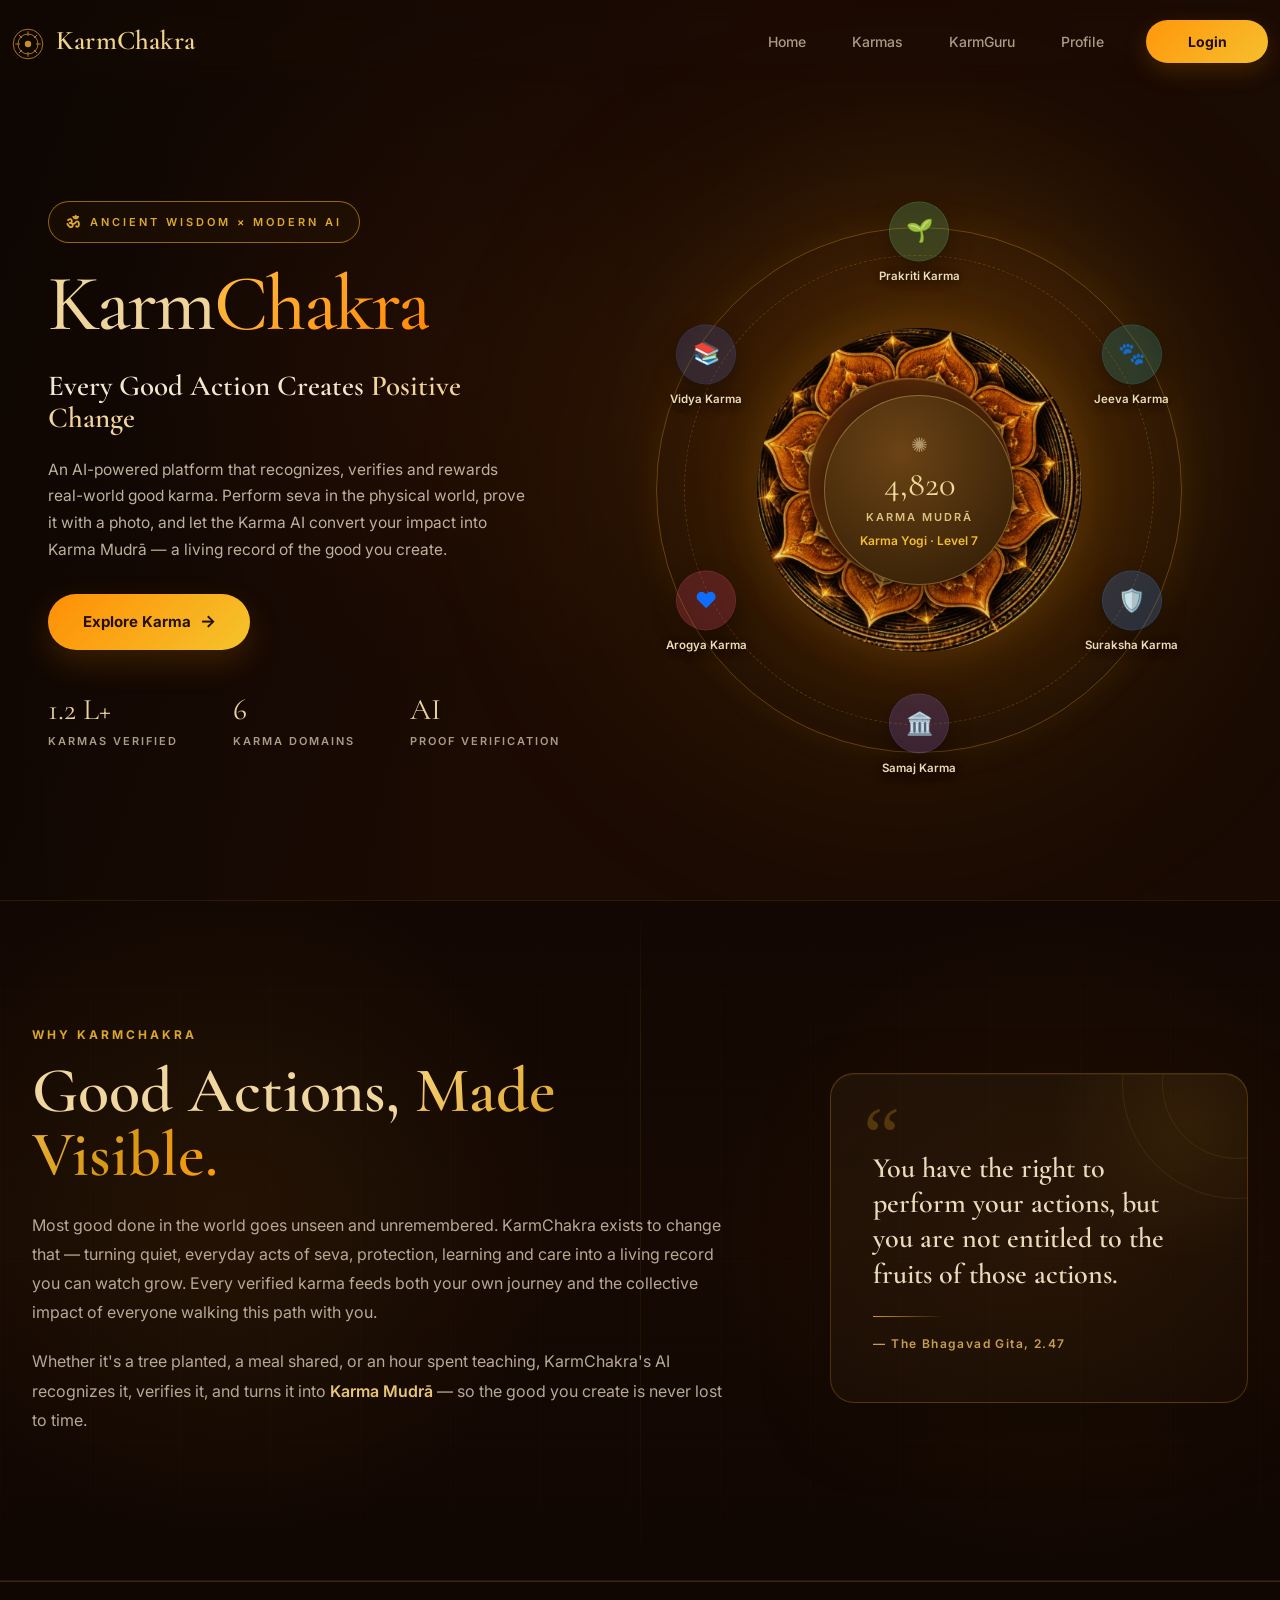
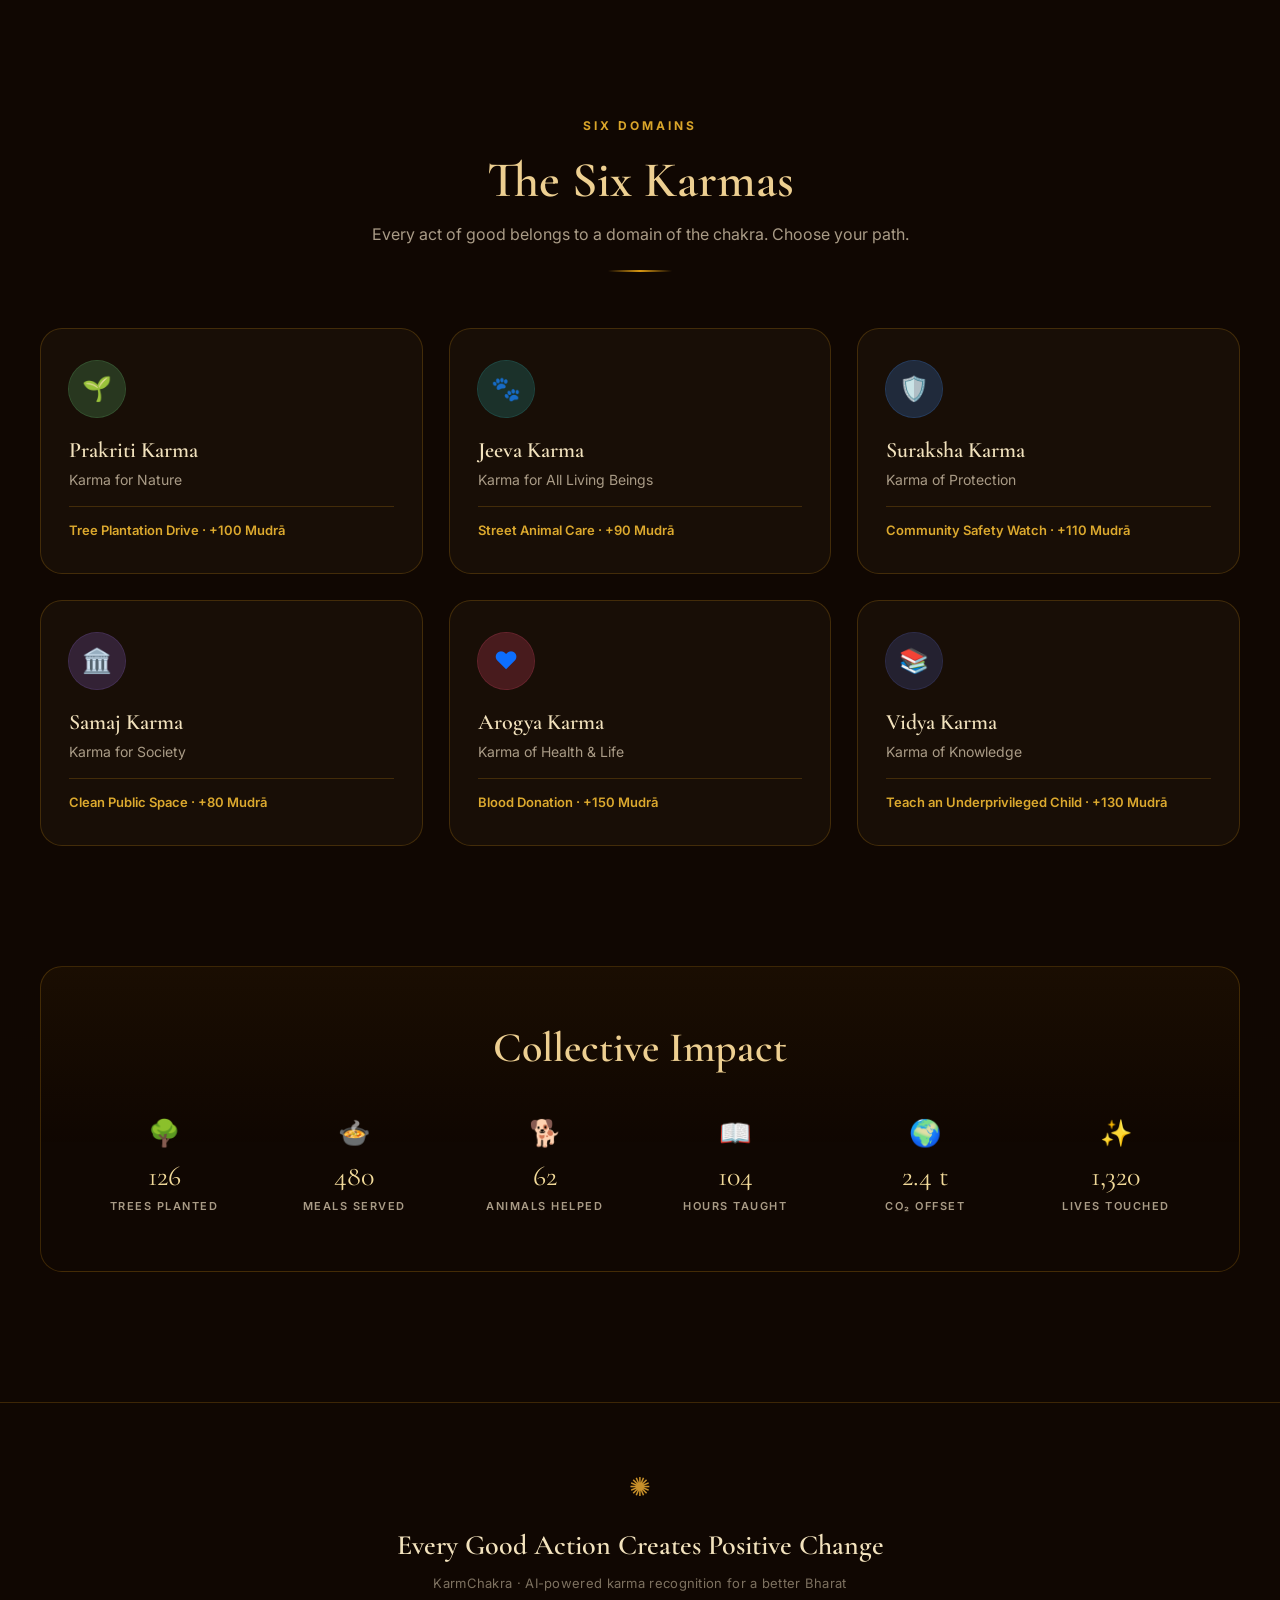
<file: karmchakra_homepage/index.html>
<!DOCTYPE html>
<html lang="en">

<head>
    <meta charset="UTF-8">
    <meta name="viewport" content="width=device-width, initial-scale=1.0">

    <title>KarmChakra — Every Good Action Creates Positive Change</title>

    <meta name="description" content="KarmChakra is an AI-powered platform that recognizes, verifies and rewards real-world good karma across six sacred domains.">

    <!-- Bootstrap 5 -->
    <link href="https://cdn.jsdelivr.net/npm/bootstrap@5.3.3/dist/css/bootstrap.min.css" rel="stylesheet">

    <!-- Google Fonts -->
    <link rel="preconnect" href="https://fonts.googleapis.com">
    <link rel="preconnect" href="https://fonts.gstatic.com" crossorigin>

    <link href="https://fonts.googleapis.com/css2?family=Cormorant+Garamond:wght@500;600;700&family=Inter:wght@400;500;600;700&display=swap" rel="stylesheet">

    <!-- Main CSS -->
    <link rel="stylesheet" href="style.css">
</head>

<body>

    <!-- =========================================================
       NAVBAR
       ========================================================= -->

    <nav class="navbar navbar-expand-lg navbar-dark fixed-top kc-navbar">

        <div class="container kc-container">

            <!-- Logo -->
            <a class="navbar-brand kc-brand" href="#home">

                <span class="brand-mark">

          <svg
            class="brand-symbol"
            viewBox="0 0 40 40"
            fill="none"
            xmlns="http://www.w3.org/2000/svg"
            aria-hidden="true">

            <circle
              cx="20"
              cy="20"
              r="18.5"
              stroke="currentColor"
              stroke-width="1" />

            <circle
              cx="20"
              cy="20"
              r="12.5"
              stroke="currentColor"
              stroke-width="1" />

            <path
              d="M20 4v6M20 30v6M4 20h6M30 20h6M8.5 8.5l4.2 4.2M27.3 27.3l4.2 4.2M31.5 8.5l-4.2 4.2M12.7 27.3l-4.2 4.2"
              stroke="currentColor"
              stroke-width="1" />

            <circle
              cx="20"
              cy="20"
              r="4"
              fill="currentColor" />

          </svg>

        </span>

                <span>KarmChakra</span>

            </a>


            <!-- Mobile Menu Button -->
            <button class="navbar-toggler border-0 shadow-none" type="button" data-bs-toggle="collapse" data-bs-target="#mainNav" aria-controls="mainNav" aria-expanded="false" aria-label="Toggle navigation">

        <span class="navbar-toggler-icon"></span>

      </button>


            <!-- Navigation -->
            <div class="collapse navbar-collapse" id="mainNav">

                <ul class="navbar-nav ms-auto align-items-lg-center kc-nav-links">

                    <!-- Home -->
                    <li class="nav-item">
                        <a class="nav-link active" href="index.html">
            Home
        </a>
                    </li>

                    <!-- Karmas -->
                    <li class="nav-item">
                        <a class="nav-link" href="index.html#karmas">
            Karmas
        </a>
                    </li>

                    <!-- KarmGuru -->
                    <li class="nav-item">
                        <a class="nav-link" href="karmguru.html">
            KarmGuru
        </a>
                    </li>

                    <!-- Profile -->
                    <li class="nav-item">
                        <a class="nav-link" href="profile.html">
            Profile
        </a>
                    </li>

                    <!-- Login  -->
                    <li class="nav-item ms-lg-3 mt-3 mt-lg-0">
                        <a class="btn kc-join-btn" href="login.html">
            Login
        </a>
                    </li>

                </ul>
            </div>

        </div>

    </nav>


    <!-- =========================================================
       HERO SECTION
       ========================================================= -->

    <main id="home" class="hero-section">

        <!-- Background Glow -->
        <div class="hero-glow"></div>


        <div class="container kc-container hero-content">

            <div class="row align-items-center g-0">


                <!-- =====================================================
             LEFT SIDE
             ===================================================== -->

                <div class="col-lg-5 hero-copy" data-reveal>

                    <!-- Small Top Badge -->
                    <div class="eyebrow">

                        <span>ॐ</span>

                        <span>
              ANCIENT WISDOM × MODERN AI
            </span>

                    </div>


                    <!-- Main Heading -->
                    <h1>
                        Karm<span>Chakra</span>
                    </h1>


                    <!-- Tagline -->
                    <h2>
                        Every Good Action Creates
                        <span>Positive Change</span>
                    </h2>


                    <!-- Description -->
                    <p class="hero-description">

                        An AI-powered platform that recognizes, verifies and rewards real-world good karma. Perform seva in the physical world, prove it with a photo, and let the Karma AI convert your impact into Karma Mudrā — a living record of the good you create.

                    </p>


                    <!-- Buttons -->
                    <div class="hero-actions">

                        <a href="#karmas" class="btn kc-primary-btn">

              Explore Karma

              <span class="btn-arrow">
                →
              </span>

            </a>

                    </div>


                    <!-- Statistics -->
                    <div class="hero-stats">


                        <!-- Stat 1 -->
                        <div class="stat">

                            <span class="stat-icon" aria-hidden="true">
                ✤
              </span>

                            <div>

                                <div class="stat-number">
                                    1.2 L+
                                </div>

                                <div class="stat-label">
                                    KARMAS VERIFIED
                                </div>

                            </div>

                        </div>


                        <!-- Stat 2 -->
                        <div class="stat">

                            <span class="stat-icon" aria-hidden="true">
                ✧
              </span>

                            <div>

                                <div class="stat-number">
                                    6
                                </div>

                                <div class="stat-label">
                                    KARMA DOMAINS
                                </div>

                            </div>

                        </div>


                        <!-- Stat 3 -->
                        <div class="stat">

                            <span class="stat-icon" aria-hidden="true">
                ◈
              </span>

                            <div>

                                <div class="stat-number">
                                    AI
                                </div>

                                <div class="stat-label">
                                    PROOF VERIFICATION
                                </div>

                            </div>

                        </div>

                    </div>

                </div>


                <!-- =====================================================
             RIGHT SIDE — CHAKRA
             ===================================================== -->

                <div class="col-lg-7 hero-art-wrap" data-reveal>


                    <div class="hero-art">

                        <!-- Outer Rings -->
                        <div class="art-ring ring-one"></div>

                        <div class="art-ring ring-two"></div>


                        <!-- Chakra Image -->
                        <div class="chakra-core-clip">

                            <img src="assets/chakra-core.png" alt="KarmChakra" class="chakra-core-img">

                        </div>


                        <!-- Center Circle -->
                        <div class="chakra-center">

                            <span class="chakra-center-symbol">
                ✺
              </span>

                            <span class="chakra-center-number">
                4,820
              </span>

                            <span class="chakra-center-label">
                KARMA MUDRĀ
              </span>

                            <span class="chakra-center-level">
                Karma Yogi · Level 7
              </span>

                        </div>


                        <!--
              Karma domain badges are generated
              automatically by script.js
            -->
                        <div class="orbit-track" data-orbit-track>
                        </div>

                    </div>

                </div>

            </div>

        </div>

    </main>


    <!-- =========================================================
       ABOUT / WHY KARMCHAKRA SECTION
       ========================================================= -->

    <section class="about-section" id="about">

        <div class="container kc-container">

            <div class="about-grid-simple">

                <div class="about-copy-simple" data-reveal>

                    <span class="section-kicker">WHY KARMCHAKRA</span>

                    <h2>Good Actions, <span>Made Visible.</span></h2>

                    <p>
                        Most good done in the world goes unseen and unremembered. KarmChakra exists to change that — turning quiet, everyday acts of seva, protection, learning and care into a living record you can watch grow. Every verified karma feeds both your own journey
                        and the collective impact of everyone walking this path with you.
                    </p>

                    <p>
                        Whether it's a tree planted, a meal shared, or an hour spent teaching, KarmChakra's AI recognizes it, verifies it, and turns it into <strong>Karma Mudrā</strong> — so the good you create is never lost to time.
                    </p>

                </div>

                <blockquote class="quote-card-simple" data-reveal>

                    <span class="quote-mark-simple" aria-hidden="true">“</span>

                    <p class="quote-text-simple">
                        You have the right to perform your actions, but you are not entitled to the fruits of those actions.
                    </p>

                    <div class="quote-divider-simple"></div>

                    <footer class="quote-attribution-simple">
                        — The Bhagavad Gita, 2.47
                    </footer>

                </blockquote>

            </div>

        </div>

    </section>


    <!-- =========================================================
       SIX KARMAS
       ========================================================= -->

    <section id="karmas" class="karmas-section">

        <div class="container kc-container">

            <div class="section-heading" data-reveal>

                <span class="section-kicker">
          SIX DOMAINS
        </span>

                <h2>
                    The Six Karmas
                </h2>

                <p>
                    Every act of good belongs to a domain of the chakra. Choose your path.
                </p>

                <span class="heading-divider"></span>

            </div>


            <!-- Generated by script.js -->
            <div class="karma-grid" data-karma-grid data-reveal>
            </div>

        </div>

    </section>


    <!-- =========================================================
       COLLECTIVE IMPACT
       ========================================================= -->

    <section class="impact-section">

        <div class="container kc-container">

            <div class="impact-panel" data-reveal>

                <h2>
                    Collective Impact
                </h2>

                <div class="impact-stats" data-impact-stats>
                </div>

            </div>

        </div>

    </section>

    <!-- =========================================================
       FOOTER
       ========================================================= -->

    <footer class="kc-footer">

        <div class="container text-center">

            <span class="footer-symbol">
        ✺
      </span>

            <p class="footer-tagline">
                Every Good Action Creates Positive Change
            </p>

            <p class="footer-caption">
                KarmChakra · AI-powered karma recognition for a better Bharat
            </p>

        </div>

    </footer>


    <!-- Bootstrap JS -->
    <script src="https://cdn.jsdelivr.net/npm/bootstrap@5.3.3/dist/js/bootstrap.bundle.min.js">
    </script>


    <!-- Main JS -->
    <script src="script.js"></script>

</body>

</html>
</file>
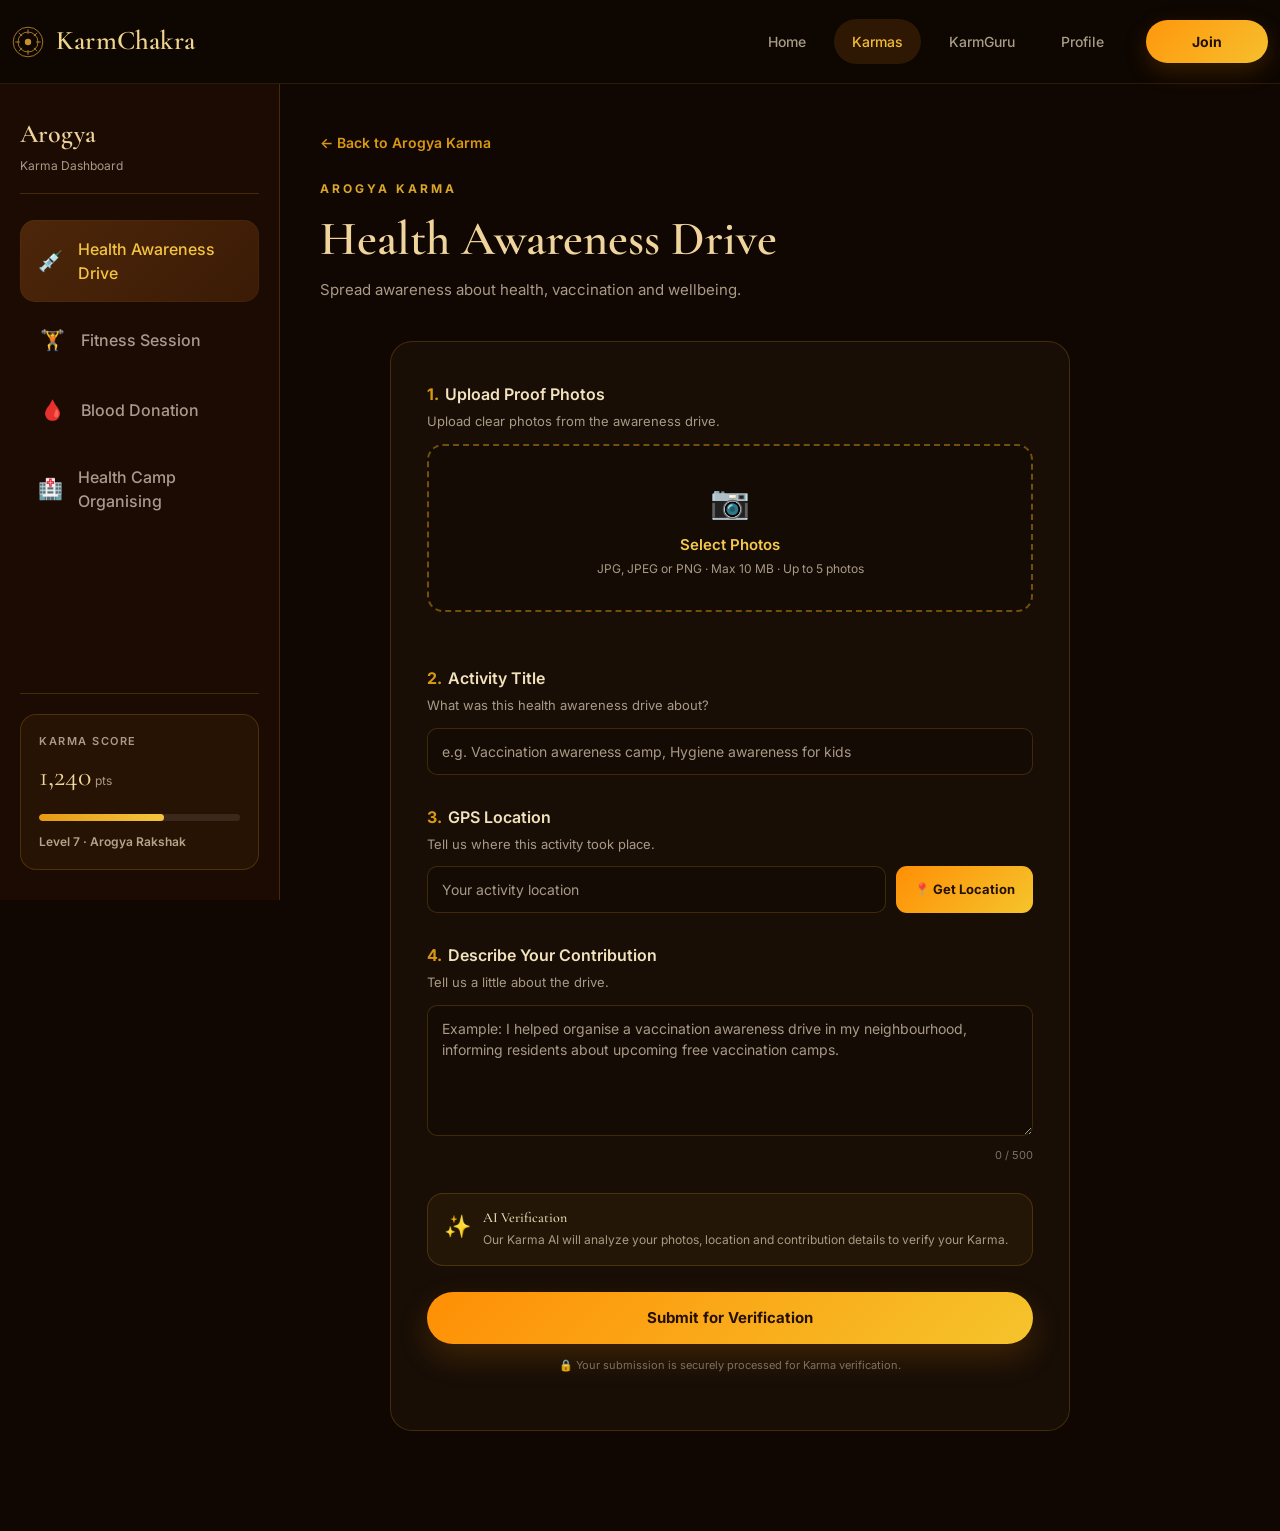
<file: karmchakra_homepage/arogya.html>
<!DOCTYPE html>
<html lang="en">

<head>
    <meta charset="UTF-8">
    <meta name="viewport" content="width=device-width, initial-scale=1.0">
    <title>Arogya Karma — KarmChakra</title>

    <link href="https://cdn.jsdelivr.net/npm/bootstrap@5.3.3/dist/css/bootstrap.min.css" rel="stylesheet">
    <link rel="preconnect" href="https://fonts.googleapis.com">
    <link rel="preconnect" href="https://fonts.gstatic.com" crossorigin>
    <link href="https://fonts.googleapis.com/css2?family=Cormorant+Garamond:wght@500;600;700&family=Inter:wght@400;500;600;700&display=swap" rel="stylesheet">
    <link rel="stylesheet" href="style.css">
</head>

<body>
    <!-- Top navbar -->
    <nav class="navbar navbar-expand-lg navbar-dark fixed-top kc-navbar kc-navbar--scrolled">
        <div class="container kc-container">
            <a class="navbar-brand kc-brand" href="index.html">
                <svg class="brand-symbol" viewBox="0 0 40 40" fill="none" xmlns="http://www.w3.org/2000/svg" aria-hidden="true">
          <circle cx="20" cy="20" r="18.5" stroke="currentColor" stroke-width="1"/>
          <circle cx="20" cy="20" r="12.5" stroke="currentColor" stroke-width="1"/>
          <path d="M20 4v6M20 30v6M4 20h6M30 20h6M8.5 8.5l4.2 4.2M27.3 27.3l4.2 4.2M31.5 8.5l-4.2 4.2M12.7 27.3l-4.2 4.2" stroke="currentColor" stroke-width="1"/>
          <circle cx="20" cy="20" r="4" fill="currentColor"/>
        </svg>
                <span>KarmChakra</span>
            </a>
            <button class="navbar-toggler border-0 shadow-none" type="button" data-bs-toggle="collapse" data-bs-target="#mainNav" aria-controls="mainNav" aria-expanded="false" aria-label="Toggle navigation">
        <span class="navbar-toggler-icon"></span>
      </button>
            <div class="collapse navbar-collapse" id="mainNav">

                <ul class="navbar-nav ms-auto align-items-lg-center kc-nav-links">

                    <li class="nav-item">
                        <a class="nav-link" href="index.html">Home</a>
                    </li>

                    <li class="nav-item">
                        <a class="nav-link active" href="index.html#karmas">Karmas</a>
                    </li>

                    <li class="nav-item">
                        <a class="nav-link" href="karmguru.html">KarmGuru</a>
                    </li>

                    <li class="nav-item">
                        <a class="nav-link" href="profile.html">Profile</a>
                    </li>

                    <li class="nav-item ms-lg-3 mt-3 mt-lg-0">
                        <a class="btn kc-join-btn" href="login.html">Join</a>
                    </li>

                </ul>
            </div>
        </div>
    </nav>

    <!-- Mobile sidebar toggle -->
    <button class="mobile-menu-button" id="mobileMenu">☰</button>

    <!-- Sidebar -->
    <aside class="sidebar" id="sidebar">
        <div class="sidebar-header">
            <div class="sidebar-title">Arogya</div>
            <div class="sidebar-subtitle">Karma Dashboard</div>
        </div>

        <div class="sidebar-navigation">
            <button class="sidebar-item active" data-section="health-awareness">
        <span class="sidebar-icon">💉</span>
        <span>Health Awareness Drive</span>
      </button>

            <button class="sidebar-item" data-section="fitness-session">
        <span class="sidebar-icon">🏋️</span>
        <span>Fitness Session</span>
      </button>

            <button class="sidebar-item" data-section="blood-donation">
        <span class="sidebar-icon">🩸</span>
        <span>Blood Donation</span>
      </button>

            <button class="sidebar-item" data-section="health-camp">
        <span class="sidebar-icon">🏥</span>
        <span>Health Camp Organising</span>
      </button>
        </div>

        <div class="sidebar-bottom">
            <div class="karma-score">
                <div class="karma-score-title">Karma Score</div>
                <div class="karma-score-number">1,240<span>pts</span></div>
                <div class="karma-progress">
                    <div class="karma-progress-fill"></div>
                </div>
                <div class="karma-level">Level 7 · Arogya Rakshak</div>
            </div>
        </div>
    </aside>

    <div class="sidebar-overlay" id="sidebarOverlay"></div>

    <!-- Main content -->
    <main class="main-content">

        <!-- Page Heading -->
        <div class="page-heading">
            <a href="karma.html?domain=arogya" class="back-link">← Back to Arogya Karma</a>

            <div class="heading-content">
                <span class="heading-kicker">AROGYA KARMA</span>
                <h1 id="pageTitle">Health Awareness Drive</h1>
                <p id="pageDescription">Spread awareness about health, vaccination and wellbeing.</p>
            </div>
        </div>

        <!-- ================= HEALTH AWARENESS DRIVE ================= -->
        <div class="dashboard-section active" id="health-awareness">
            <div class="seva-form-card">
                <form class="arogyaActivityForm" data-activity="health-awareness">

                    <div class="form-section">
                        <label class="form-label"><span>1.</span> Upload Proof Photos</label>
                        <p class="form-help">Upload clear photos from the awareness drive.</p>

                        <label class="upload-box js-upload-box">
              <div class="upload-icon">📷</div>
              <div class="upload-title">Select Photos</div>
              <div class="upload-subtitle">JPG, JPEG or PNG · Max 10 MB · Up to 5 photos</div>
              <input type="file" class="js-photo-input" accept="image/jpeg,image/png,image/jpg" multiple hidden required>
            </label>

                        <div class="seva-photo-grid js-photo-grid"></div>
                    </div>

                    <div class="form-section">
                        <label class="form-label"><span>2.</span> Activity Title</label>
                        <p class="form-help">What was this health awareness drive about?</p>
                        <input type="text" class="tree-input" placeholder="e.g. Vaccination awareness camp, Hygiene awareness for kids" required>
                    </div>

                    <div class="form-section">
                        <label class="form-label"><span>3.</span> GPS Location</label>
                        <p class="form-help">Tell us where this activity took place.</p>
                        <div class="location-row">
                            <input type="text" class="tree-input js-location-input" placeholder="Your activity location" readonly required>
                            <button type="button" class="location-btn js-location-btn">📍 Get Location</button>
                        </div>
                        <div class="location-status js-location-status"></div>
                    </div>

                    <div class="form-section">
                        <label class="form-label"><span>4.</span> Describe Your Contribution</label>
                        <p class="form-help">Tell us a little about the drive.</p>
                        <textarea class="tree-input tree-textarea js-description" maxlength="500" rows="5" placeholder="Example: I helped organise a vaccination awareness drive in my neighbourhood, informing residents about upcoming free vaccination camps." required></textarea>
                        <div class="character-count"><span class="js-char-count">0</span> / 500</div>
                    </div>

                    <div class="verification-info">
                        <div class="verification-icon">✨</div>
                        <div>
                            <h3>AI Verification</h3>
                            <p>Our Karma AI will analyze your photos, location and contribution details to verify your Karma.</p>
                        </div>
                    </div>

                    <button type="submit" class="submit-btn">
            <span class="js-submit-text">Submit for Verification</span>
            <span class="submit-loader js-submit-loader">⟳</span>
          </button>

                    <p class="secure-note">🔒 Your submission is securely processed for Karma verification.</p>
                </form>
            </div>
        </div>


        <!-- ================= FITNESS SESSION ================= -->
        <div class="dashboard-section" id="fitness-session">
            <div class="seva-form-card">
                <form class="arogyaActivityForm" data-activity="fitness-session">

                    <div class="form-section">
                        <label class="form-label"><span>1.</span> Upload Proof Photos</label>
                        <p class="form-help">Upload clear photos from the fitness session.</p>

                        <label class="upload-box js-upload-box">
              <div class="upload-icon">📷</div>
              <div class="upload-title">Select Photos</div>
              <div class="upload-subtitle">JPG, JPEG or PNG · Max 10 MB · Up to 5 photos</div>
              <input type="file" class="js-photo-input" accept="image/jpeg,image/png,image/jpg" multiple hidden required>
            </label>

                        <div class="seva-photo-grid js-photo-grid"></div>
                    </div>

                    <div class="form-section">
                        <label class="form-label"><span>2.</span> Activity Title</label>
                        <p class="form-help">What was this fitness session about?</p>
                        <input type="text" class="tree-input" placeholder="e.g. Morning yoga session at the community park" required>
                    </div>

                    <div class="form-section">
                        <label class="form-label"><span>3.</span> Your Role</label>
                        <p class="form-help">Were you attending or organising this session?</p>
                        <select class="tree-input" required>
              <option value="">Select Role</option>
              <option value="Attending">Attending</option>
              <option value="Organising">Organising</option>
            </select>
                    </div>

                    <div class="form-section">
                        <label class="form-label"><span>4.</span> Exercise Type</label>
                        <p class="form-help">What kind of exercise was it?</p>
                        <select class="tree-input" required>
              <option value="">Select Exercise Type</option>
              <option value="Yoga">Yoga</option>
              <option value="Sports">Sports</option>
              <option value="Gym / Strength Training">Gym / Strength Training</option>
              <option value="Cardio / Running">Cardio / Running</option>
              <option value="Other">Other</option>
            </select>
                    </div>

                    <div class="form-section">
                        <label class="form-label"><span>5.</span> Hours Spent</label>
                        <p class="form-help">How many hours was the session?</p>
                        <input type="number" class="tree-input" min="0.5" step="0.5" placeholder="e.g. 1.5" required>
                    </div>

                    <div class="form-section">
                        <label class="form-label"><span>6.</span> GPS Location</label>
                        <p class="form-help">Tell us where this activity took place.</p>
                        <div class="location-row">
                            <input type="text" class="tree-input js-location-input" placeholder="Your activity location" readonly required>
                            <button type="button" class="location-btn js-location-btn">📍 Get Location</button>
                        </div>
                        <div class="location-status js-location-status"></div>
                    </div>

                    <div class="form-section">
                        <label class="form-label"><span>7.</span> Describe Your Contribution</label>
                        <p class="form-help">Tell us a little about the session.</p>
                        <textarea class="tree-input tree-textarea js-description" maxlength="500" rows="5" placeholder="Example: I organised a free yoga session for senior citizens at the local park." required></textarea>
                        <div class="character-count"><span class="js-char-count">0</span> / 500</div>
                    </div>

                    <div class="verification-info">
                        <div class="verification-icon">✨</div>
                        <div>
                            <h3>AI Verification</h3>
                            <p>Our Karma AI will analyze your photos, location and contribution details to verify your Karma.</p>
                        </div>
                    </div>

                    <button type="submit" class="submit-btn">
            <span class="js-submit-text">Submit for Verification</span>
            <span class="submit-loader js-submit-loader">⟳</span>
          </button>

                    <p class="secure-note">🔒 Your submission is securely processed for Karma verification.</p>
                </form>
            </div>
        </div>


        <!-- ================= BLOOD DONATION ================= -->
        <div class="dashboard-section" id="blood-donation">
            <div class="seva-form-card">
                <form class="arogyaActivityForm" data-activity="blood-donation">

                    <div class="form-section">
                        <label class="form-label"><span>1.</span> Upload Proof Photos</label>
                        <p class="form-help">Upload clear photos as proof of your blood donation.</p>

                        <label class="upload-box js-upload-box">
              <div class="upload-icon">📷</div>
              <div class="upload-title">Select Photos</div>
              <div class="upload-subtitle">JPG, JPEG or PNG · Max 10 MB · Up to 5 photos</div>
              <input type="file" class="js-photo-input" accept="image/jpeg,image/png,image/jpg" multiple hidden required>
            </label>

                        <div class="seva-photo-grid js-photo-grid"></div>
                    </div>

                    <div class="form-section">
                        <label class="form-label"><span>2.</span> Activity Title</label>
                        <p class="form-help">Where did you donate blood?</p>
                        <input type="text" class="tree-input" placeholder="e.g. Donated blood at the Red Cross blood camp" required>
                    </div>

                    <div class="form-section">
                        <label class="form-label"><span>3.</span> Blood Group</label>
                        <p class="form-help">Select your blood group.</p>
                        <select class="tree-input" required>
              <option value="">Select Blood Group</option>
              <option value="A+">A+</option>
              <option value="A-">A-</option>
              <option value="B+">B+</option>
              <option value="B-">B-</option>
              <option value="AB+">AB+</option>
              <option value="AB-">AB-</option>
              <option value="O+">O+</option>
              <option value="O-">O-</option>
            </select>
                    </div>

                    <div class="form-section">
                        <label class="form-label"><span>4.</span> GPS Location</label>
                        <p class="form-help">Tell us where this activity took place.</p>
                        <div class="location-row">
                            <input type="text" class="tree-input js-location-input" placeholder="Your activity location" readonly required>
                            <button type="button" class="location-btn js-location-btn">📍 Get Location</button>
                        </div>
                        <div class="location-status js-location-status"></div>
                    </div>

                    <div class="form-section">
                        <label class="form-label"><span>5.</span> Describe Your Contribution</label>
                        <p class="form-help">Tell us a little about your donation.</p>
                        <textarea class="tree-input tree-textarea js-description" maxlength="500" rows="5" placeholder="Example: I donated blood at a camp organised near my locality to help patients in need." required></textarea>
                        <div class="character-count"><span class="js-char-count">0</span> / 500</div>
                    </div>

                    <div class="verification-info">
                        <div class="verification-icon">✨</div>
                        <div>
                            <h3>AI Verification</h3>
                            <p>Our Karma AI will analyze your photos, location and contribution details to verify your Karma.</p>
                        </div>
                    </div>

                    <button type="submit" class="submit-btn">
            <span class="js-submit-text">Submit for Verification</span>
            <span class="submit-loader js-submit-loader">⟳</span>
          </button>

                    <p class="secure-note">🔒 Your submission is securely processed for Karma verification.</p>
                </form>
            </div>
        </div>


        <!-- ================= HEALTH CAMP ORGANISING ================= -->
        <div class="dashboard-section" id="health-camp">
            <div class="seva-form-card">
                <form class="arogyaActivityForm" data-activity="health-camp">

                    <div class="form-section">
                        <label class="form-label"><span>1.</span> Upload Proof Photos</label>
                        <p class="form-help">Upload clear photos from the health camp.</p>

                        <label class="upload-box js-upload-box">
              <div class="upload-icon">📷</div>
              <div class="upload-title">Select Photos</div>
              <div class="upload-subtitle">JPG, JPEG or PNG · Max 10 MB · Up to 5 photos</div>
              <input type="file" class="js-photo-input" accept="image/jpeg,image/png,image/jpg" multiple hidden required>
            </label>

                        <div class="seva-photo-grid js-photo-grid"></div>
                    </div>

                    <div class="form-section">
                        <label class="form-label"><span>2.</span> Activity Title</label>
                        <p class="form-help">What was this health camp about?</p>
                        <input type="text" class="tree-input" placeholder="e.g. Free dental checkup camp for local residents" required>
                    </div>

                    <div class="form-section">
                        <label class="form-label"><span>3.</span> Camp Category</label>
                        <p class="form-help">What type of health camp did you organise?</p>
                        <select class="tree-input" required>
              <option value="">Select Camp Category</option>
              <option value="Dental">Dental</option>
              <option value="Mental Health">Mental Health</option>
              <option value="Eye">Eye</option>
              <option value="Other">Other</option>
            </select>
                    </div>

                    <div class="form-section">
                        <label class="form-label"><span>4.</span> GPS Location</label>
                        <p class="form-help">Tell us where this camp took place.</p>
                        <div class="location-row">
                            <input type="text" class="tree-input js-location-input" placeholder="Your activity location" readonly required>
                            <button type="button" class="location-btn js-location-btn">📍 Get Location</button>
                        </div>
                        <div class="location-status js-location-status"></div>
                    </div>

                    <div class="form-section">
                        <label class="form-label"><span>5.</span> Describe Your Contribution</label>
                        <p class="form-help">Tell us a little about the camp.</p>
                        <textarea class="tree-input tree-textarea js-description" maxlength="500" rows="5" placeholder="Example: I organised a free eye checkup camp for elderly residents in my locality with a team of volunteers." required></textarea>
                        <div class="character-count"><span class="js-char-count">0</span> / 500</div>
                    </div>

                    <div class="verification-info">
                        <div class="verification-icon">✨</div>
                        <div>
                            <h3>AI Verification</h3>
                            <p>Our Karma AI will analyze your photos, location and contribution details to verify your Karma.</p>
                        </div>
                    </div>

                    <button type="submit" class="submit-btn">
            <span class="js-submit-text">Submit for Verification</span>
            <span class="submit-loader js-submit-loader">⟳</span>
          </button>

                    <p class="secure-note">🔒 Your submission is securely processed for Karma verification.</p>
                </form>
            </div>
        </div>

        <!-- ================= SUCCESS POPUP ================= -->
        <div class="success-overlay" id="successOverlay">
            <div class="success-card">
                <div class="success-icon">✓</div>
                <span class="section-kicker">SUBMISSION RECEIVED</span>
                <h2>Karma Submitted!</h2>
                <p>Your Arogya contribution has been submitted for AI verification.</p>
                <div class="verification-points">
                    <span>❤️</span>
                    <strong id="successPoints">+80 Mudrā</strong>
                    <small>Pending verification</small>
                </div>
                <button type="button" class="dashboard-btn" id="closeSuccess">Continue</button>
            </div>
        </div>

    </main>

    <script src="https://cdn.jsdelivr.net/npm/bootstrap@5.3.3/dist/js/bootstrap.bundle.min.js"></script>
    <script src="arogya.js"></script>
    <script src="multi-upload.js"></script>
</body>

</html>
</file>
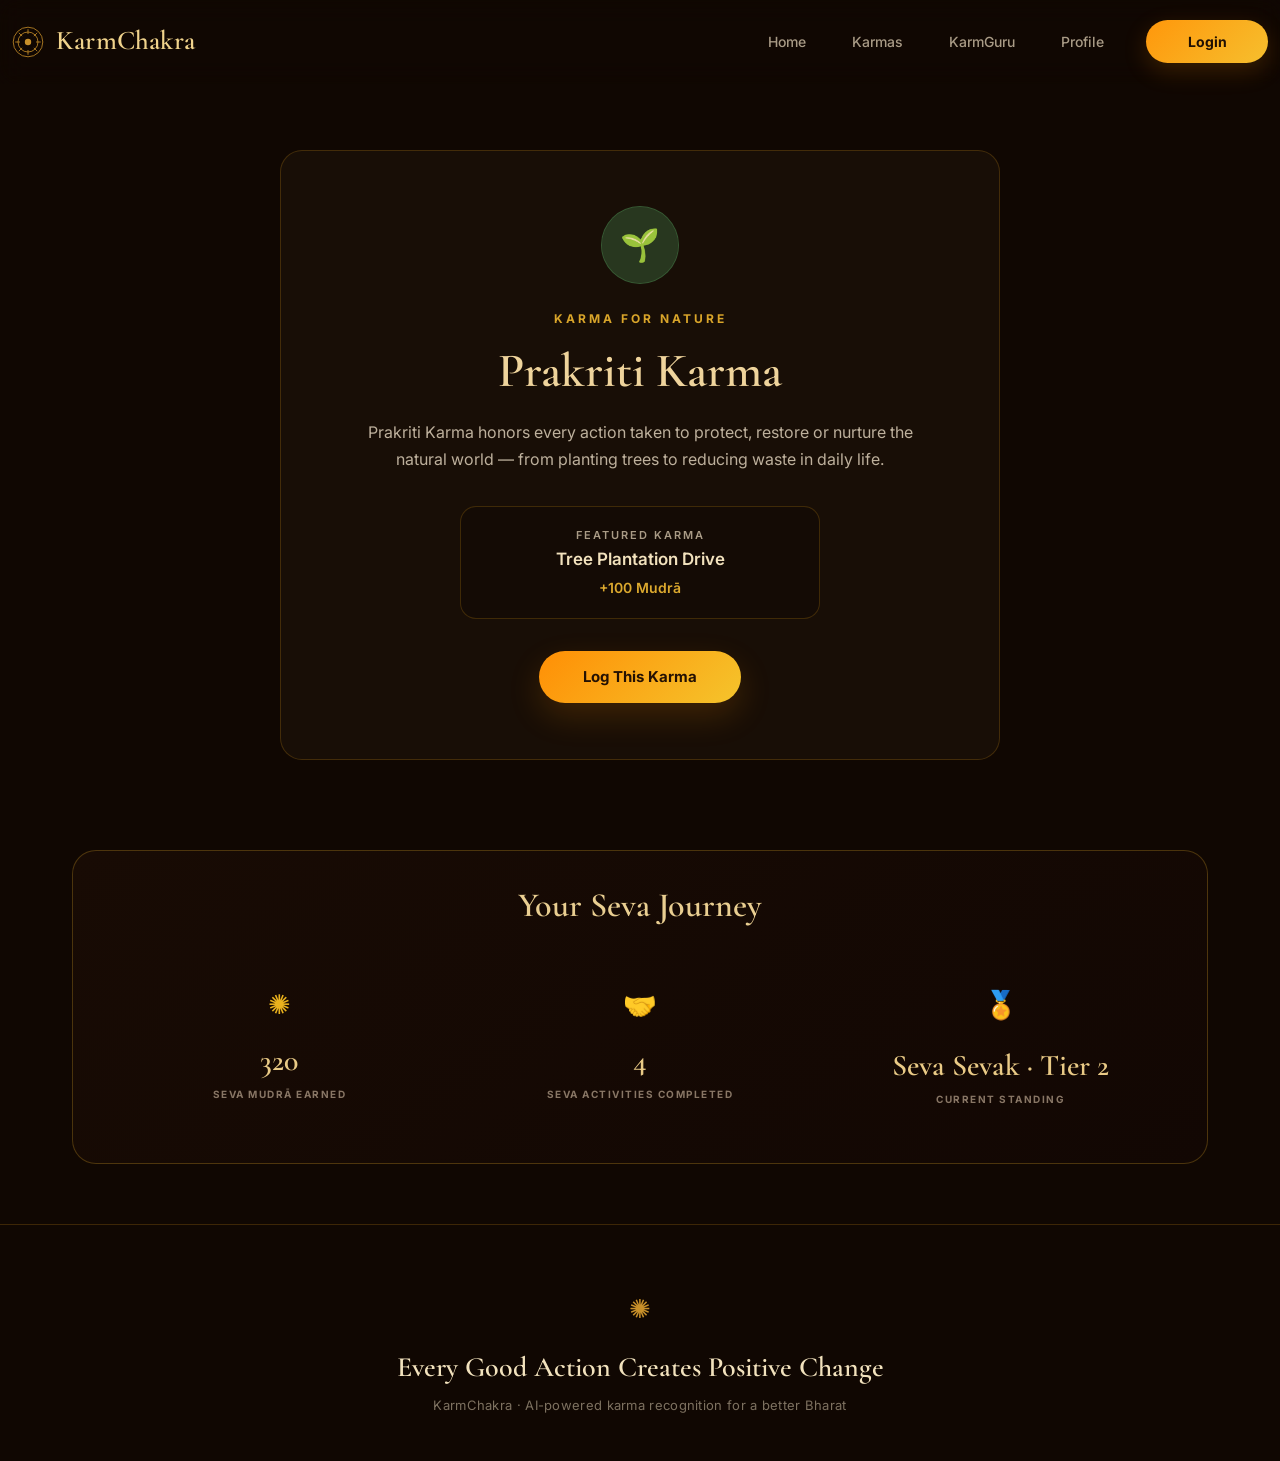
<file: karmchakra_homepage/karma.html>
<!DOCTYPE html>
<html lang="en">

<head>
    <meta charset="UTF-8">
    <meta name="viewport" content="width=device-width, initial-scale=1.0">

    <title>Karma — KarmChakra</title>

    <!-- Bootstrap 5 -->
    <link href="https://cdn.jsdelivr.net/npm/bootstrap@5.3.3/dist/css/bootstrap.min.css" rel="stylesheet">

    <!-- Google Fonts -->
    <link rel="preconnect" href="https://fonts.googleapis.com">
    <link rel="preconnect" href="https://fonts.gstatic.com" crossorigin>

    <link href="https://fonts.googleapis.com/css2?family=Cormorant+Garamond:wght@500;600;700&family=Inter:wght@400;500;600;700&display=swap" rel="stylesheet">

    <link rel="stylesheet" href="style.css">
</head>

<body>

    <!-- ================= NAVBAR ================= -->

    <nav class="navbar navbar-expand-lg navbar-dark fixed-top kc-navbar">

        <div class="container kc-container">

            <a class="navbar-brand kc-brand" href="index.html">

                <svg class="brand-symbol" viewBox="0 0 40 40" fill="none" xmlns="http://www.w3.org/2000/svg" aria-hidden="true">

                <circle cx="20" cy="20" r="18.5"
                        stroke="currentColor"
                        stroke-width="1"/>

                <circle cx="20" cy="20" r="12.5"
                        stroke="currentColor"
                        stroke-width="1"/>

                <path
                    d="M20 4v6M20 30v6M4 20h6M30 20h6
                       M8.5 8.5l4.2 4.2
                       M27.3 27.3l4.2 4.2
                       M31.5 8.5l-4.2 4.2
                       M12.7 27.3l-4.2 4.2"
                    stroke="currentColor"
                    stroke-width="1"/>

                <circle cx="20" cy="20" r="4"
                        fill="currentColor"/>
            </svg>

                <span>KarmChakra</span>

            </a>

            <button class="navbar-toggler border-0 shadow-none" type="button" data-bs-toggle="collapse" data-bs-target="#mainNav" aria-controls="mainNav" aria-expanded="false" aria-label="Toggle navigation">

            <span class="navbar-toggler-icon"></span>

        </button>

            <div class="collapse navbar-collapse" id="mainNav">

                <ul class="navbar-nav ms-auto align-items-lg-center gap-lg-2">

                    <li class="nav-item">
                        <a class="nav-link" href="index.html#home">
                        Home
                    </a>
                    </li>

                    <li class="nav-item">
                        <a class="nav-link" href="index.html#karmas">
                        Karmas
                    </a>
                    </li>

                    <li class="nav-item">
                        <a class="nav-link" href="index.html#guru">
                        KarmGuru
                    </a>
                    </li>

                    <li class="nav-item">
                        <a class="nav-link" href="index.html#profile">
                        Profile
                    </a>
                    </li>

                    <li class="nav-item ms-lg-3 mt-3 mt-lg-0">
                        <a class="btn kc-join-btn" href="login.html">
                        Login
                    </a>
                    </li>

                </ul>

            </div>

        </div>

    </nav>


    <!-- ================= MAIN CONTENT ================= -->

    <main class="karma-detail-section">

        <div class="container kc-container">

            <!-- ================= KARMA DETAIL ================= -->

            <div class="karma-detail-card" data-karma-detail></div>


            <!-- ================= YOUR SEVA JOURNEY ================= -->

            <section class="seva-journey-sectbhai ion" data-reveal>

                <div class="seva-journey-card">

                    <div class="seva-journey-heading">
                        <h2>Your Seva Journey</h2>
                    </div>

                    <div class="seva-journey-stats">

                        <!-- STAT 1 -->
                        <div class="seva-stat">

                            <div class="seva-stat-icon seva-icon-star">
                                ✺
                            </div>

                            <div class="seva-stat-value">
                                320
                            </div>

                            <div class="seva-stat-label">
                                SEVA MUDRĀ EARNED
                            </div>

                        </div>


                        <!-- STAT 2 -->
                        <div class="seva-stat">

                            <div class="seva-stat-icon">
                                🤝
                            </div>

                            <div class="seva-stat-value">
                                4
                            </div>

                            <div class="seva-stat-label">
                                SEVA ACTIVITIES COMPLETED
                            </div>

                        </div>


                        <!-- STAT 3 -->
                        <div class="seva-stat">

                            <div class="seva-stat-icon">
                                🏅
                            </div>

                            <div class="seva-stat-value seva-tier">
                                Seva Sevak · Tier 2
                            </div>

                            <div class="seva-stat-label">
                                CURRENT STANDING
                            </div>

                        </div>

                    </div>

                </div>

            </section>

        </div>

    </main>


    <!-- ================= FOOTER ================= -->

    <footer class="kc-footer">

        <div class="container text-center">

            <span class="footer-symbol">
            ✺
        </span>

            <p class="footer-tagline">
                Every Good Action Creates Positive Change
            </p>

            <p class="footer-caption">
                KarmChakra · AI-powered karma recognition for a better Bharat
            </p>

        </div>

    </footer>


    <!-- Bootstrap JS -->

    <script src="https://cdn.jsdelivr.net/npm/bootstrap@5.3.3/dist/js/bootstrap.bundle.min.js"></script>

    <!-- Your JavaScript -->

    <script src="script.js"></script>

</body>

</html>
</file>
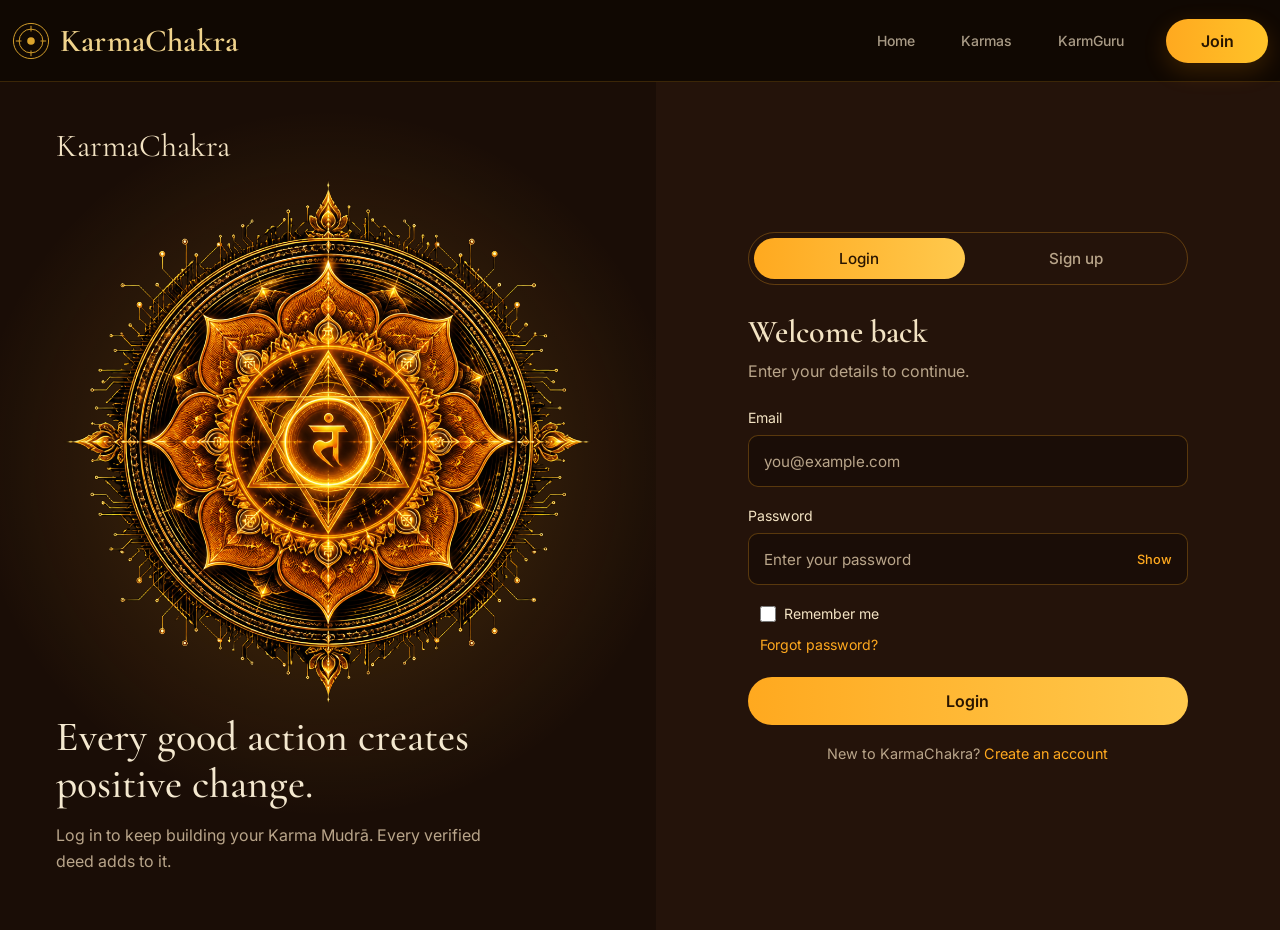
<file: karmchakra_homepage/login.html>
<!DOCTYPE html>
<html lang="en">

<head>

    <meta charset="UTF-8">
    <meta name="viewport" content="width=device-width, initial-scale=1.0">

    <title>Login | KarmaChakra</title>

    <link rel="preconnect" href="https://fonts.googleapis.com">
    <link rel="preconnect" href="https://fonts.gstatic.com" crossorigin>

    <link href="https://fonts.googleapis.com/css2?family=Cormorant+Garamond:wght@500;600&family=Inter:wght@400;500;600&display=swap" rel="stylesheet">

    <!-- Bootstrap first -->
    <link href="https://cdn.jsdelivr.net/npm/bootstrap@5.3.3/dist/css/bootstrap.min.css" rel="stylesheet">

    <!-- Custom CSS after Bootstrap -->
    <link rel="stylesheet" href="style.css">
    <link rel="stylesheet" href="login.css">



</head>

<body>
    <!-- KarmaChakra Navbar -->
    <nav class="navbar navbar-expand-lg navbar-dark fixed-top kc-navbar">
        <div class="container kc-container">

            <a class="navbar-brand kc-brand" href="index.html">
                <span class="brand-mark">
                <svg class="brand-symbol" viewBox="0 0 40 40"
                     fill="none" xmlns="http://www.w3.org/2000/svg">
                    <circle cx="20" cy="20" r="18.5"
                            stroke="currentColor"/>
                    <circle cx="20" cy="20" r="12.5"
                            stroke="currentColor"/>
                    <path d="M20 4v6M20 30v6M4 20h6M30 20h6"
                          stroke="currentColor"/>
                    <circle cx="20" cy="20" r="4"
                            fill="currentColor"/>
                </svg>
            </span>
                <span>KarmaChakra</span>
            </a>

            <button class="navbar-toggler border-0 shadow-none" type="button" data-bs-toggle="collapse" data-bs-target="#mainNav" aria-controls="mainNav" aria-expanded="false" aria-label="Toggle navigation">
            <span class="navbar-toggler-icon"></span>
        </button>

            <div class="collapse navbar-collapse" id="mainNav">
                <ul class="navbar-nav ms-auto align-items-lg-center kc-nav-links">

                    <li class="nav-item">
                        <a class="nav-link" href="index.html">Home</a>
                    </li>

                    <li class="nav-item">
                        <a class="nav-link" href="index.html#karmas">Karmas</a>
                    </li>

                    <li class="nav-item">
                        <a class="nav-link" href="karmguru.html">KarmGuru</a>
                    </li>

                    <li class="nav-item ms-lg-3 mt-3 mt-lg-0">
                        <a class="btn kc-join-btn" href="login.html#signup">
                        Join
                    </a>
                    </li>

                </ul>
            </div>
        </div>
    </nav>

    <main class="auth">



        <!-- Left: brand panel -->
        <section class="brand">
            <a href="index.html" class="logo">KarmaChakra</a>
            <img src="assets/login_karm.png" class="mandala" alt="KarmaChakra mandala">
            <div class="brand-text">
                <h1>Every good action creates positive change.</h1>
                <p>Log in to keep building your Karma Mudrā. Every verified deed adds to it.</p>
            </div>
        </section>

        <!-- Right: form card -->
        <section class="panel">
            <div class="card">

                <div class="tabs" role="tablist">
                    <button class="tab active" id="tabLogin" role="tab" aria-selected="true">Login</button>
                    <button class="tab" id="tabSignup" role="tab" aria-selected="false">Sign up</button>
                </div>

                <p class="alert" id="formAlert" role="alert" hidden></p>

                <!-- LOGIN FORM -->
                <form id="loginForm" novalidate>
                    <h2>Welcome back</h2>
                    <p class="sub">Enter your details to continue.</p>

                    <div class="field">
                        <label for="loginEmail">Email</label>
                        <input type="email" id="loginEmail" autocomplete="email" placeholder="you@example.com">
                        <small class="error"></small>
                    </div>

                    <div class="field">
                        <label for="loginPassword">Password</label>
                        <div class="pass">
                            <input type="password" id="loginPassword" autocomplete="current-password" placeholder="Enter your password">
                            <button type="button" class="eye" data-target="loginPassword" aria-label="Show password">Show</button>
                        </div>
                        <small class="error"></small>
                    </div>

                    <div class="row">
                        <label class="check"><input type="checkbox" id="remember"> Remember me</label>
                        <a href="#" id="forgot">Forgot password?</a>
                    </div>

                    <button type="submit" class="btn">Login</button>
                    <p class="switch">New to KarmaChakra? <a href="#" id="goSignup">Create an account</a></p>
                </form>

                <!-- SIGNUP FORM -->
                <form id="signupForm" novalidate hidden>
                    <h2>Create your account</h2>
                    <p class="sub">Start recording the good you do.</p>

                    <div class="field">
                        <label for="name">Full name</label>
                        <input type="text" id="name" autocomplete="name" placeholder="Your full name">
                        <small class="error"></small>
                    </div>

                    <div class="field">
                        <label for="username">Username</label>
                        <input type="text" id="username" name="username" placeholder="Enter username" required>
                        <small class="error"></small>
                    </div>

                    <div class="field">
                        <label for="signupEmail">Email</label>
                        <input type="email" id="signupEmail" autocomplete="email" placeholder="you@example.com">
                        <small class="error"></small>
                    </div>

                    <div class="field">
                        <label for="phone">Mobile number</label>
                        <input type="tel" id="phone" autocomplete="tel" inputmode="numeric" maxlength="10" placeholder="10-digit mobile number">
                        <small class="error"></small>
                    </div>

                    <div class="field">
                        <label for="signupPassword">Password</label>
                        <div class="pass">
                            <input type="password" id="signupPassword" autocomplete="new-password" placeholder="Create a strong password">
                            <button type="button" class="eye" data-target="signupPassword" aria-label="Show password">Show</button>
                        </div>
                        <div class="meter"><i id="meterBar"></i></div>
                        <p class="strength" id="strengthText">Password strength</p>
                        <ul class="rules" id="rules">
                            <li data-rule="len">At least 8 characters</li>
                            <li data-rule="upper">One uppercase letter</li>
                            <li data-rule="lower">One lowercase letter</li>
                            <li data-rule="num">One number</li>
                            <li data-rule="sym">One special character (!@#$%)</li>
                        </ul>
                        <small class="error"></small>
                    </div>

                    <div class="field">
                        <label for="confirm">Confirm password</label>
                        <div class="pass">
                            <input type="password" id="confirm" autocomplete="new-password" placeholder="Re-enter your password">
                            <button type="button" class="eye" data-target="confirm" aria-label="Show password">Show</button>
                        </div>
                        <small class="error"></small>
                    </div>

                    <div class="field">
                        <label class="check"><input type="checkbox" id="terms"> I agree to the Terms and Privacy Policy</label>
                        <small class="error"></small>
                    </div>

                    <button type="submit" class="btn">Create account</button>
                    <p class="switch">Already have an account? <a href="#" id="goLogin">Login</a></p>
                </form>

            </div>
        </section>
    </main>

    <script src="login.js"></script>
</body>

</html>
</file>
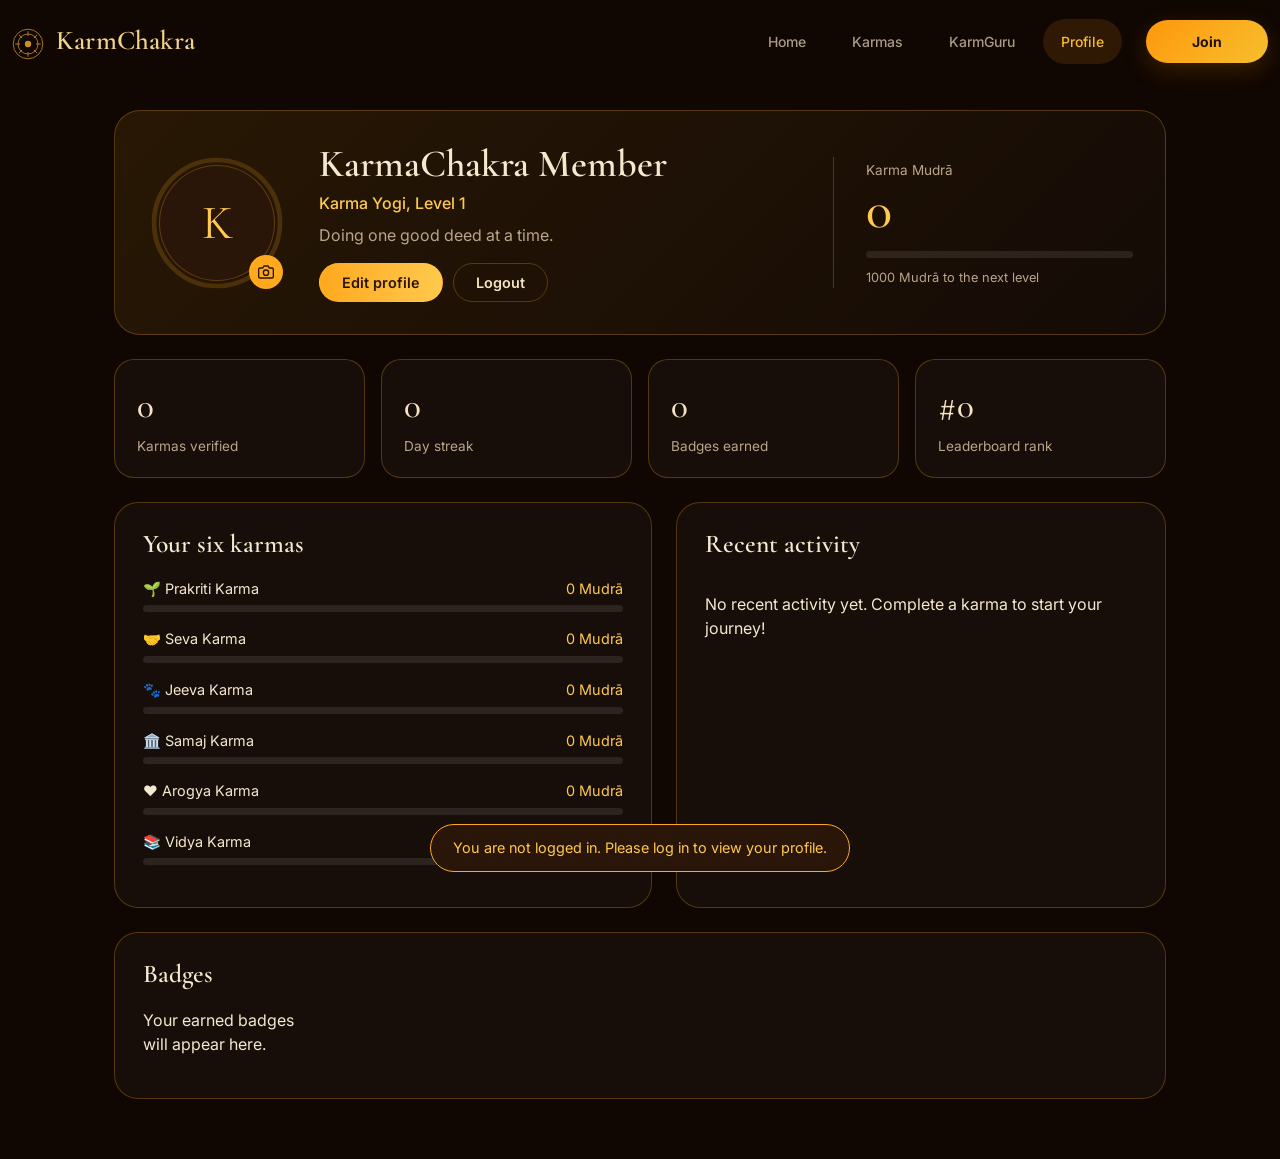
<file: karmchakra_homepage/profile.html>
<!DOCTYPE html>
<html lang="en">

<head>
    <meta charset="UTF-8">
    <meta name="viewport" content="width=device-width, initial-scale=1.0">
    <title>Profile | KarmaChakra</title>
    <link rel="preconnect" href="https://fonts.googleapis.com">
    <link rel="preconnect" href="https://fonts.gstatic.com" crossorigin>
    <link href="https://fonts.googleapis.com/css2?family=Cormorant+Garamond:wght@500;600&family=Inter:wght@400;500;600&display=swap" rel="stylesheet">
    <link href="https://cdn.jsdelivr.net/npm/bootstrap@5.3.3/dist/css/bootstrap.min.css" rel="stylesheet">
    <link rel="stylesheet" href="style.css">
    <link rel="stylesheet" href="profile.css">
</head>

<body class="pf-body">

    <!-- NAVBAR (same as home page) -->
    <nav class="navbar navbar-expand-lg navbar-dark fixed-top kc-navbar">
        <div class="container kc-container">
            <a class="navbar-brand kc-brand" href="index.html">
                <span class="brand-mark">
          <svg class="brand-symbol" viewBox="0 0 40 40" fill="none" xmlns="http://www.w3.org/2000/svg" aria-hidden="true">
            <circle cx="20" cy="20" r="18.5" stroke="currentColor" stroke-width="1" />
            <circle cx="20" cy="20" r="12.5" stroke="currentColor" stroke-width="1" />
            <path d="M20 4v6M20 30v6M4 20h6M30 20h6M8.5 8.5l4.2 4.2M27.3 27.3l4.2 4.2M31.5 8.5l-4.2 4.2M12.7 27.3l-4.2 4.2" stroke="currentColor" stroke-width="1" />
            <circle cx="20" cy="20" r="4" fill="currentColor" />
          </svg>
        </span>
                <span>KarmChakra</span>
            </a>
            <button class="navbar-toggler border-0 shadow-none" type="button" data-bs-toggle="collapse" data-bs-target="#mainNav" aria-controls="mainNav" aria-expanded="false" aria-label="Toggle navigation">
        <span class="navbar-toggler-icon"></span>
      </button>
            <div class="collapse navbar-collapse" id="mainNav">

                <ul class="navbar-nav ms-auto align-items-lg-center kc-nav-links">

                    <li class="nav-item">
                        <a class="nav-link" href="index.html">Home</a>
                    </li>

                    <li class="nav-item">
                        <a class="nav-link" href="index.html#karmas">Karmas</a>
                    </li>

                    <li class="nav-item">
                        <a class="nav-link" href="karmguru.html">KarmGuru</a>
                    </li>

                    <li class="nav-item">
                        <a class="nav-link active" href="profile.html">Profile</a>
                    </li>

                    <li class="nav-item ms-lg-3 mt-3 mt-lg-0">
                        <a class="btn kc-join-btn" href="login.html">Join</a>
                    </li>

                </ul>
            </div>
        </div>
    </nav>

    <main class="pf">

        <!-- ===== HEADER CARD ===== -->
        <section class="pf-hero">
            <div class="pf-avatar-wrap">
                <svg class="pf-ring" viewBox="0 0 120 120" aria-hidden="true">
          <circle cx="60" cy="60" r="54" class="ring-bg"/>
          <circle cx="60" cy="60" r="54" class="ring-fill" id="ringFill"/>
        </svg>
                <div class="pf-avatar" id="avatar"><span id="avatarInitial">K</span></div>
                <label class="pf-cam" title="Change photo">
          <input type="file" id="photoInput" accept="image/*" hidden>
          <svg viewBox="0 0 24 24" width="16" height="16" fill="none" stroke="currentColor" stroke-width="2"><path d="M23 19a2 2 0 0 1-2 2H3a2 2 0 0 1-2-2V8a2 2 0 0 1 2-2h4l2-3h6l2 3h4a2 2 0 0 1 2 2z"/><circle cx="12" cy="13" r="4"/></svg>
        </label>
            </div>

            <div class="pf-id">
                <h1 id="pName">Your Name</h1>
                <p class="pf-level" id="pLevel">Karma Yogi, Level 7</p>
                <p class="pf-bio" id="pBio">Add a short line about yourself.</p>
                <div class="pf-actions">
                    <button type="button" class="pf-btn" id="editBtn">Edit profile</button>
                    <button type="button" class="pf-btn ghost" id="logoutBtn">Logout</button>
                </div>
            </div>

            <div class="pf-mudra">
                <span class="label">Karma Mudrā</span>
                <strong id="mudraTotal">0</strong>
                <div class="bar"><i id="levelBar"></i></div>
                <small id="levelNote"></small>
            </div>
        </section>

        <!-- ===== STATS ===== -->
        <section class="pf-stats">
            <div><strong data-stat="verified">0</strong><span>Karmas verified</span></div>
            <div><strong data-stat="streak">0</strong><span>Day streak</span></div>
            <div><strong data-stat="badges">0</strong><span>Badges earned</span></div>
            <div><strong data-stat="rank">#0</strong><span>Leaderboard rank</span></div>
        </section>

        <!-- ===== DOMAINS + ACTIVITY ===== -->
        <section class="pf-grid">
            <div class="pf-card">
                <h2>Your six karmas</h2>
                <div id="domains"></div>
            </div>
            <div class="pf-card">
                <h2>Recent activity</h2>
                <ul class="pf-activity" id="activity"></ul>
            </div>
        </section>

        <!-- ===== BADGES ===== -->
        <section class="pf-card">
            <h2>Badges</h2>
            <div class="pf-badges" id="badges"></div>
        </section>

        <p class="pf-note" id="toast" role="status" hidden></p>
    </main>

    <!-- ===== EDIT PROFILE POPUP ===== -->
    <dialog id="editDialog" class="pf-dialog">
        <form id="editForm" novalidate>
            <h2>Edit profile</h2>

            <div class="field">
                <label for="fName">Full name</label>
                <input type="text" id="fName" autocomplete="name">
                <small class="error"></small>
            </div>
            <div class="field">
                <label for="fEmail">Email</label>
                <input type="email" id="fEmail" autocomplete="email">
                <small class="error"></small>
            </div>
            <div class="field">
                <label for="fPhone">Mobile number</label>
                <input type="tel" id="fPhone" inputmode="numeric" maxlength="10" autocomplete="tel">
                <small class="error"></small>
            </div>
            <div class="field">
                <label for="fBio">About you <span id="bioCount">0/120</span></label>
                <textarea id="fBio" rows="3" maxlength="120"></textarea>
            </div>

            <div class="dialog-actions">
                <button type="button" class="pf-btn ghost" id="cancelBtn">Cancel</button>
                <button type="submit" class="pf-btn">Save changes</button>
            </div>
        </form>
    </dialog>

    <script src="https://cdn.jsdelivr.net/npm/bootstrap@5.3.3/dist/js/bootstrap.bundle.min.js"></script>
    <script src="profile.js"></script>
</body>

</html>
</file>
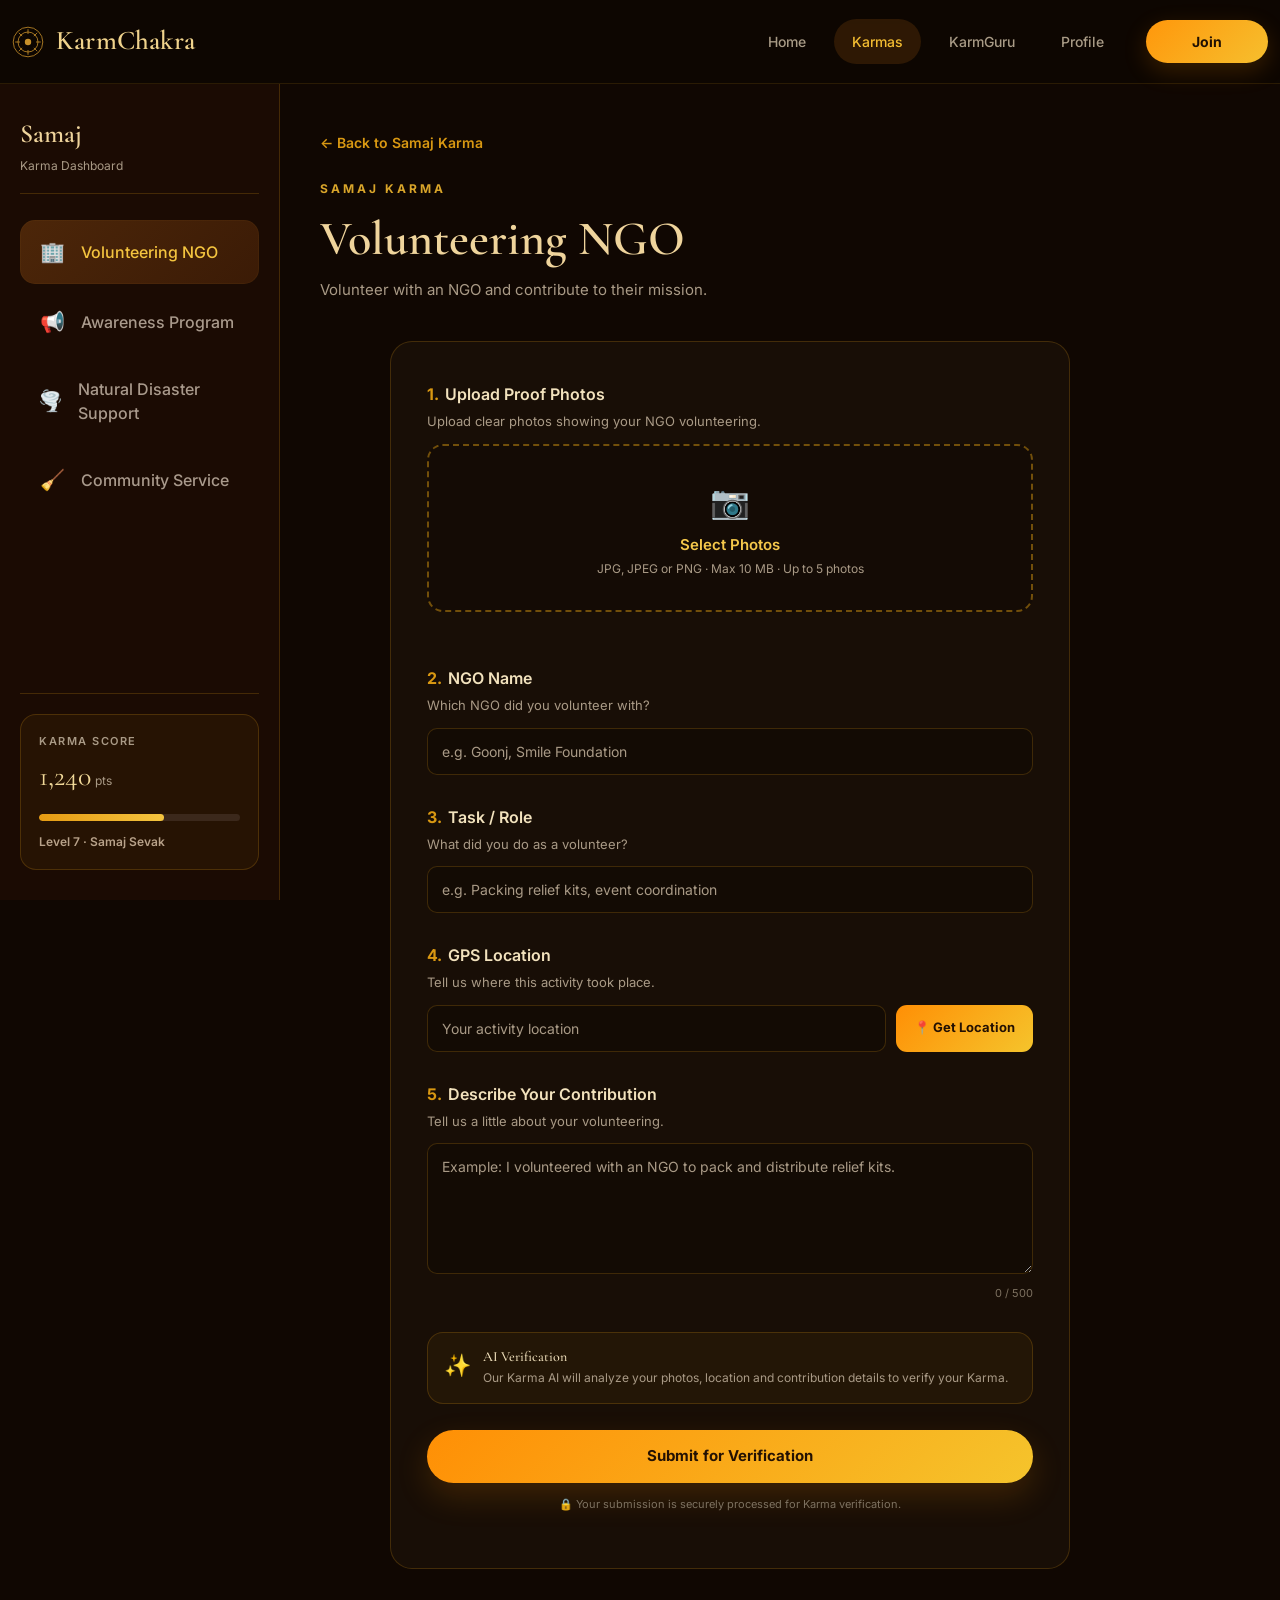
<file: karmchakra_homepage/samaj.html>
<!DOCTYPE html>
<html lang="en">

<head>
    <meta charset="UTF-8">
    <meta name="viewport" content="width=device-width, initial-scale=1.0">
    <title>Samaj Karma — KarmChakra</title>

    <link href="https://cdn.jsdelivr.net/npm/bootstrap@5.3.3/dist/css/bootstrap.min.css" rel="stylesheet">
    <link rel="preconnect" href="https://fonts.googleapis.com">
    <link rel="preconnect" href="https://fonts.gstatic.com" crossorigin>
    <link href="https://fonts.googleapis.com/css2?family=Cormorant+Garamond:wght@500;600;700&family=Inter:wght@400;500;600;700&display=swap" rel="stylesheet">
    <link rel="stylesheet" href="style.css">
</head>

<body>
    <!-- Top navbar -->
    <nav class="navbar navbar-expand-lg navbar-dark fixed-top kc-navbar kc-navbar--scrolled">
        <div class="container kc-container">
            <a class="navbar-brand kc-brand" href="index.html">
                <svg class="brand-symbol" viewBox="0 0 40 40" fill="none" xmlns="http://www.w3.org/2000/svg" aria-hidden="true">
          <circle cx="20" cy="20" r="18.5" stroke="currentColor" stroke-width="1"/>
          <circle cx="20" cy="20" r="12.5" stroke="currentColor" stroke-width="1"/>
          <path d="M20 4v6M20 30v6M4 20h6M30 20h6M8.5 8.5l4.2 4.2M27.3 27.3l4.2 4.2M31.5 8.5l-4.2 4.2M12.7 27.3l-4.2 4.2" stroke="currentColor" stroke-width="1"/>
          <circle cx="20" cy="20" r="4" fill="currentColor"/>
        </svg>
                <span>KarmChakra</span>
            </a>
            <button class="navbar-toggler border-0 shadow-none" type="button" data-bs-toggle="collapse" data-bs-target="#mainNav" aria-controls="mainNav" aria-expanded="false" aria-label="Toggle navigation">
        <span class="navbar-toggler-icon"></span>
      </button>
            <div class="collapse navbar-collapse" id="mainNav">
                <ul class="navbar-nav ms-auto align-items-lg-center kc-nav-links">

                    <li class="nav-item">
                        <a class="nav-link" href="index.html">Home</a>
                    </li>

                    <li class="nav-item">
                        <a class="nav-link active" href="index.html#karmas">Karmas</a>
                    </li>

                    <li class="nav-item">
                        <a class="nav-link" href="karmguru.html">KarmGuru</a>
                    </li>

                    <li class="nav-item">
                        <a class="nav-link" href="profile.html">Profile</a>
                    </li>

                    <li class="nav-item ms-lg-3 mt-3 mt-lg-0">
                        <a class="btn kc-join-btn" href="login.html">Join</a>
                    </li>

                </ul>
            </div>
        </div>
    </nav>

    <!-- Mobile sidebar toggle -->
    <button class="mobile-menu-button" id="mobileMenu">☰</button>

    <!-- Sidebar -->
    <aside class="sidebar" id="sidebar">
        <div class="sidebar-header">
            <div class="sidebar-title">Samaj</div>
            <div class="sidebar-subtitle">Karma Dashboard</div>
        </div>

        <div class="sidebar-navigation">
            <button class="sidebar-item active" data-section="volunteering-ngo">
        <span class="sidebar-icon">🏢</span>
        <span>Volunteering NGO</span>
      </button>

            <button class="sidebar-item" data-section="awareness-program">
        <span class="sidebar-icon">📢</span>
        <span>Awareness Program</span>
      </button>

            <button class="sidebar-item" data-section="disaster-support">
        <span class="sidebar-icon">🌪️</span>
        <span>Natural Disaster Support</span>
      </button>

            <button class="sidebar-item" data-section="community-service">
        <span class="sidebar-icon">🧹</span>
        <span>Community Service</span>
      </button>
        </div>

        <div class="sidebar-bottom">
            <div class="karma-score">
                <div class="karma-score-title">Karma Score</div>
                <div class="karma-score-number">1,240<span>pts</span></div>
                <div class="karma-progress">
                    <div class="karma-progress-fill"></div>
                </div>
                <div class="karma-level">Level 7 · Samaj Sevak</div>
            </div>
        </div>
    </aside>

    <div class="sidebar-overlay" id="sidebarOverlay"></div>

    <!-- Main content -->
    <main class="main-content">

        <!-- Page Heading -->
        <div class="page-heading">
            <a href="karma.html?domain=samaj" class="back-link">← Back to Samaj Karma</a>

            <div class="heading-content">
                <span class="heading-kicker">SAMAJ KARMA</span>
                <h1 id="pageTitle">Volunteering NGO</h1>
                <p id="pageDescription">Volunteer with an NGO and contribute to their mission.</p>
            </div>
        </div>

        <!-- ================= VOLUNTEERING NGO ================= -->
        <div class="dashboard-section active" id="volunteering-ngo">
            <div class="seva-form-card">
                <form class="samajActivityForm" data-activity="volunteering-ngo">

                    <div class="form-section">
                        <label class="form-label"><span>1.</span> Upload Proof Photos</label>
                        <p class="form-help">Upload clear photos showing your NGO volunteering.</p>

                        <label class="upload-box js-upload-box">
              <div class="upload-icon">📷</div>
              <div class="upload-title">Select Photos</div>
              <div class="upload-subtitle">JPG, JPEG or PNG · Max 10 MB · Up to 5 photos</div>
              <input type="file" class="js-photo-input" accept="image/jpeg,image/png,image/jpg" multiple hidden required>
            </label>

                        <div class="seva-photo-grid js-photo-grid"></div>
                    </div>

                    <div class="form-section">
                        <label class="form-label"><span>2.</span> NGO Name</label>
                        <p class="form-help">Which NGO did you volunteer with?</p>
                        <input type="text" class="tree-input" placeholder="e.g. Goonj, Smile Foundation" required>
                    </div>

                    <div class="form-section">
                        <label class="form-label"><span>3.</span> Task / Role</label>
                        <p class="form-help">What did you do as a volunteer?</p>
                        <input type="text" class="tree-input" placeholder="e.g. Packing relief kits, event coordination" required>
                    </div>

                    <div class="form-section">
                        <label class="form-label"><span>4.</span> GPS Location</label>
                        <p class="form-help">Tell us where this activity took place.</p>
                        <div class="location-row">
                            <input type="text" class="tree-input js-location-input" placeholder="Your activity location" readonly required>
                            <button type="button" class="location-btn js-location-btn">📍 Get Location</button>
                        </div>
                        <div class="location-status js-location-status"></div>
                    </div>

                    <div class="form-section">
                        <label class="form-label"><span>5.</span> Describe Your Contribution</label>
                        <p class="form-help">Tell us a little about your volunteering.</p>
                        <textarea class="tree-input tree-textarea js-description" maxlength="500" rows="5" placeholder="Example: I volunteered with an NGO to pack and distribute relief kits." required></textarea>
                        <div class="character-count"><span class="js-char-count">0</span> / 500</div>
                    </div>

                    <div class="verification-info">
                        <div class="verification-icon">✨</div>
                        <div>
                            <h3>AI Verification</h3>
                            <p>Our Karma AI will analyze your photos, location and contribution details to verify your Karma.</p>
                        </div>
                    </div>

                    <button type="submit" class="submit-btn">
            <span class="js-submit-text">Submit for Verification</span>
            <span class="submit-loader js-submit-loader">⟳</span>
          </button>

                    <p class="secure-note">🔒 Your submission is securely processed for Karma verification.</p>
                </form>
            </div>
        </div>


        <!-- ================= AWARENESS PROGRAM ================= -->
        <div class="dashboard-section" id="awareness-program">
            <div class="seva-form-card">
                <form class="samajActivityForm" data-activity="awareness-program">

                    <div class="form-section">
                        <label class="form-label"><span>1.</span> Upload Proof Photos</label>
                        <p class="form-help">Upload clear photos from the awareness program.</p>

                        <label class="upload-box js-upload-box">
              <div class="upload-icon">📷</div>
              <div class="upload-title">Select Photos</div>
              <div class="upload-subtitle">JPG, JPEG or PNG · Max 10 MB · Up to 5 photos</div>
              <input type="file" class="js-photo-input" accept="image/jpeg,image/png,image/jpg" multiple hidden required>
            </label>

                        <div class="seva-photo-grid js-photo-grid"></div>
                    </div>

                    <div class="form-section">
                        <label class="form-label"><span>2.</span> Activity Title</label>
                        <p class="form-help">What was the awareness program about?</p>
                        <input type="text" class="tree-input" placeholder="e.g. Road safety awareness session, Mental health workshop" required>
                    </div>

                    <div class="form-section">
                        <label class="form-label"><span>3.</span> Your Role</label>
                        <p class="form-help">Were you attending or organising this program?</p>
                        <select class="tree-input" required>
    <option value="">Select Role</option>
    <option value="Attending">Attending</option>
    <option value="Organising">Organising</option>
  </select>
                    </div>




                    <div class="form-section">
                        <label class="form-label"><span>4.</span> GPS Location</label>
                        <p class="form-help">Tell us where this activity took place.</p>
                        <div class="location-row">
                            <input type="text" class="tree-input js-location-input" placeholder="Your activity location" readonly required>
                            <button type="button" class="location-btn js-location-btn">📍 Get Location</button>
                        </div>
                        <div class="location-status js-location-status"></div>
                    </div>

                    <div class="form-section">
                        <label class="form-label"><span>5.</span> Describe Your Contribution</label>
                        <p class="form-help">Tell us a little about the program.</p>
                        <textarea class="tree-input tree-textarea js-description" maxlength="500" rows="5" placeholder="Example: I attended a mental health awareness session organised at the community hall." required></textarea>
                        <div class="character-count"><span class="js-char-count">0</span> / 500</div>
                    </div>

                    <div class="verification-info">
                        <div class="verification-icon">✨</div>
                        <div>
                            <h3>AI Verification</h3>
                            <p>Our Karma AI will analyze your photos, location and contribution details to verify your Karma.</p>
                        </div>
                    </div>

                    <button type="submit" class="submit-btn">
            <span class="js-submit-text">Submit for Verification</span>
            <span class="submit-loader js-submit-loader">⟳</span>
          </button>

                    <p class="secure-note">🔒 Your submission is securely processed for Karma verification.</p>
                </form>
            </div>
        </div>


        <!-- ================= NATURAL DISASTER SUPPORT ================= -->
        <div class="dashboard-section" id="disaster-support">
            <div class="seva-form-card">
                <form class="samajActivityForm" data-activity="disaster-support">

                    <div class="form-section">
                        <label class="form-label"><span>1.</span> Upload Proof Photos</label>
                        <p class="form-help">Upload clear photos showing your relief work.</p>

                        <label class="upload-box js-upload-box">
              <div class="upload-icon">📷</div>
              <div class="upload-title">Select Photos</div>
              <div class="upload-subtitle">JPG, JPEG or PNG · Max 10 MB · Up to 5 photos</div>
              <input type="file" class="js-photo-input" accept="image/jpeg,image/png,image/jpg" multiple hidden required>
            </label>

                        <div class="seva-photo-grid js-photo-grid"></div>
                    </div>

                    <div class="form-section">
                        <label class="form-label"><span>2.</span> Activity Title</label>
                        <p class="form-help">What kind of disaster relief did you support?</p>
                        <input type="text" class="tree-input" placeholder="e.g. Flood relief distribution, Earthquake rescue support" required>
                    </div>

                    <div class="form-section">
                        <label class="form-label"><span>3.</span> GPS Location</label>
                        <p class="form-help">Tell us where this relief work took place.</p>
                        <div class="location-row">
                            <input type="text" class="tree-input js-location-input" placeholder="Your activity location" readonly required>
                            <button type="button" class="location-btn js-location-btn">📍 Get Location</button>
                        </div>
                        <div class="location-status js-location-status"></div>
                    </div>

                    <div class="form-section">
                        <label class="form-label"><span>4.</span> Describe Your Contribution</label>
                        <p class="form-help">Tell us a little about the relief work.</p>
                        <textarea class="tree-input tree-textarea js-description" maxlength="500" rows="5" placeholder="Example: I helped distribute relief supplies after the recent floods in the area." required></textarea>
                        <div class="character-count"><span class="js-char-count">0</span> / 500</div>
                    </div>

                    <div class="verification-info">
                        <div class="verification-icon">✨</div>
                        <div>
                            <h3>AI Verification</h3>
                            <p>Our Karma AI will analyze your photos, location and contribution details to verify your Karma.</p>
                        </div>
                    </div>

                    <button type="submit" class="submit-btn">
            <span class="js-submit-text">Submit for Verification</span>
            <span class="submit-loader js-submit-loader">⟳</span>
          </button>

                    <p class="secure-note">🔒 Your submission is securely processed for Karma verification.</p>
                </form>
            </div>
        </div>


        <!-- ================= COMMUNITY SERVICE ================= -->
        <div class="dashboard-section" id="community-service">
            <div class="seva-form-card">
                <form class="samajActivityForm" data-activity="community-service">

                    <div class="form-section">
                        <label class="form-label"><span>1.</span> Upload Proof Photos</label>
                        <p class="form-help">Upload clear photos of the cleanup or service.</p>

                        <label class="upload-box js-upload-box">
              <div class="upload-icon">📷</div>
              <div class="upload-title">Select Photos</div>
              <div class="upload-subtitle">JPG, JPEG or PNG · Max 10 MB · Up to 5 photos</div>
              <input type="file" class="js-photo-input" accept="image/jpeg,image/png,image/jpg" multiple hidden required>
            </label>

                        <div class="seva-photo-grid js-photo-grid"></div>
                    </div>
                    <div class="form-section">
                        <label class="form-label"><span>2.</span> Activity Title</label>
                        <p class="form-help">What kind of community service did you do?</p>
                        <input type="text" class="tree-input" placeholder="e.g. Road cleaning drive, River cleanup" required>
                    </div>

                    <div class="form-section">
                        <label class="form-label"><span>3.</span> GPS Location</label>
                        <p class="form-help">Tell us where this activity took place.</p>
                        <div class="location-row">
                            <input type="text" class="tree-input js-location-input" placeholder="Your activity location" readonly required>
                            <button type="button" class="location-btn js-location-btn">📍 Get Location</button>
                        </div>
                        <div class="location-status js-location-status"></div>
                    </div>

                    <div class="form-section">
                        <label class="form-label"><span>4.</span> Describe Your Contribution</label>
                        <p class="form-help">Tell us a little about the cleanup.</p>
                        <textarea class="tree-input tree-textarea js-description" maxlength="500" rows="5" placeholder="Example: I joined a group to clean up plastic waste along the riverbank." required></textarea>
                        <div class="character-count"><span class="js-char-count">0</span> / 500</div>
                    </div>

                    <div class="verification-info">
                        <div class="verification-icon">✨</div>
                        <div>
                            <h3>AI Verification</h3>
                            <p>Our Karma AI will analyze your photos, location and contribution details to verify your Karma.</p>
                        </div>
                    </div>

                    <button type="submit" class="submit-btn">
            <span class="js-submit-text">Submit for Verification</span>
            <span class="submit-loader js-submit-loader">⟳</span>
          </button>

                    <p class="secure-note">🔒 Your submission is securely processed for Karma verification.</p>
                </form>
            </div>
        </div>

        <!-- ================= SUCCESS POPUP ================= -->
        <div class="success-overlay" id="successOverlay">
            <div class="success-card">
                <div class="success-icon">✓</div>
                <span class="section-kicker">SUBMISSION RECEIVED</span>
                <h2>Karma Submitted!</h2>
                <p>Your Samaj contribution has been submitted for AI verification.</p>
                <div class="verification-points">
                    <span>🏛️</span>
                    <strong id="successPoints">+80 Mudrā</strong>
                    <small>Pending verification</small>
                </div>
                <button type="button" class="dashboard-btn" id="closeSuccess">Continue</button>
            </div>
        </div>

    </main>

    <script src="https://cdn.jsdelivr.net/npm/bootstrap@5.3.3/dist/js/bootstrap.bundle.min.js"></script>
    <script src="samaj.js"></script>
    <script src="multi-upload.js"></script>
</body>

</html>
</file>
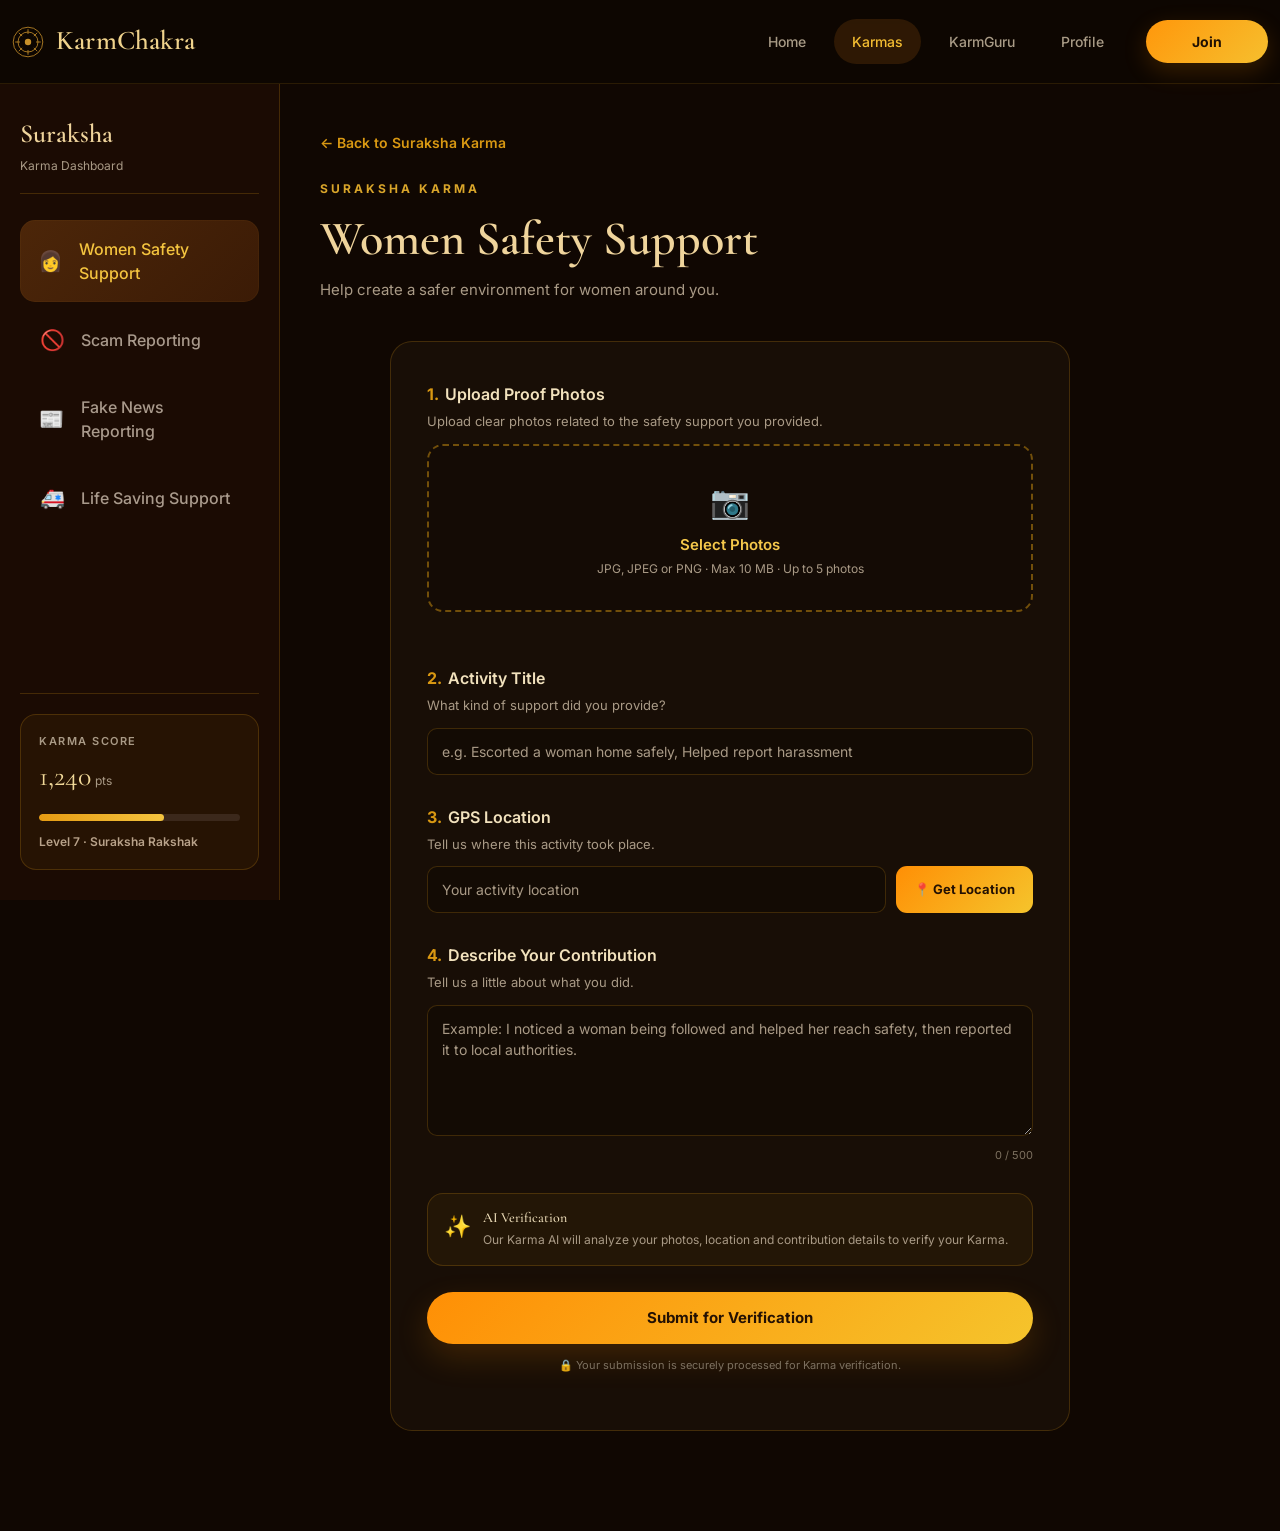
<file: karmchakra_homepage/suraksha.html>
<!DOCTYPE html>
<html lang="en">

<head>
    <meta charset="UTF-8">
    <meta name="viewport" content="width=device-width, initial-scale=1.0">
    <title>Suraksha Karma — KarmChakra</title>

    <link href="https://cdn.jsdelivr.net/npm/bootstrap@5.3.3/dist/css/bootstrap.min.css" rel="stylesheet">
    <link rel="preconnect" href="https://fonts.googleapis.com">
    <link rel="preconnect" href="https://fonts.gstatic.com" crossorigin>
    <link href="https://fonts.googleapis.com/css2?family=Cormorant+Garamond:wght@500;600;700&family=Inter:wght@400;500;600;700&display=swap" rel="stylesheet">
    <link rel="stylesheet" href="style.css">
</head>

<body>
    <!-- Top navbar -->
    <nav class="navbar navbar-expand-lg navbar-dark fixed-top kc-navbar kc-navbar--scrolled">
        <div class="container kc-container">
            <a class="navbar-brand kc-brand" href="index.html">
                <svg class="brand-symbol" viewBox="0 0 40 40" fill="none" xmlns="http://www.w3.org/2000/svg" aria-hidden="true">
          <circle cx="20" cy="20" r="18.5" stroke="currentColor" stroke-width="1"/>
          <circle cx="20" cy="20" r="12.5" stroke="currentColor" stroke-width="1"/>
          <path d="M20 4v6M20 30v6M4 20h6M30 20h6M8.5 8.5l4.2 4.2M27.3 27.3l4.2 4.2M31.5 8.5l-4.2 4.2M12.7 27.3l-4.2 4.2" stroke="currentColor" stroke-width="1"/>
          <circle cx="20" cy="20" r="4" fill="currentColor"/>
        </svg>
                <span>KarmChakra</span>
            </a>
            <button class="navbar-toggler border-0 shadow-none" type="button" data-bs-toggle="collapse" data-bs-target="#mainNav" aria-controls="mainNav" aria-expanded="false" aria-label="Toggle navigation">
        <span class="navbar-toggler-icon"></span>
      </button>
            <div class="collapse navbar-collapse" id="mainNav">
                <ul class="navbar-nav ms-auto align-items-lg-center kc-nav-links">

                    <li class="nav-item">
                        <a class="nav-link" href="index.html">Home</a>
                    </li>

                    <li class="nav-item">
                        <a class="nav-link active" href="index.html#karmas">Karmas</a>
                    </li>

                    <li class="nav-item">
                        <a class="nav-link" href="karmguru.html">KarmGuru</a>
                    </li>

                    <li class="nav-item">
                        <a class="nav-link" href="profile.html">Profile</a>
                    </li>

                    <li class="nav-item ms-lg-3 mt-3 mt-lg-0">
                        <a class="btn kc-join-btn" href="login.html">Join</a>
                    </li>

                </ul>
            </div>
        </div>
    </nav>

    <!-- Mobile sidebar toggle -->
    <button class="mobile-menu-button" id="mobileMenu">☰</button>

    <!-- Sidebar -->
    <aside class="sidebar" id="sidebar">
        <div class="sidebar-header">
            <div class="sidebar-title">Suraksha</div>
            <div class="sidebar-subtitle">Karma Dashboard</div>
        </div>

        <div class="sidebar-navigation">
            <button class="sidebar-item active" data-section="women-safety">
        <span class="sidebar-icon">👩</span>
        <span>Women Safety Support</span>
      </button>

            <button class="sidebar-item" data-section="scam-reporting">
        <span class="sidebar-icon">🚫</span>
        <span>Scam Reporting</span>
      </button>

            <button class="sidebar-item" data-section="fake-news-reporting">
        <span class="sidebar-icon">📰</span>
        <span>Fake News Reporting</span>
      </button>

            <button class="sidebar-item" data-section="life-saving">
        <span class="sidebar-icon">🚑</span>
        <span>Life Saving Support</span>
      </button>
        </div>

        <div class="sidebar-bottom">
            <div class="karma-score">
                <div class="karma-score-title">Karma Score</div>
                <div class="karma-score-number">1,240<span>pts</span></div>
                <div class="karma-progress">
                    <div class="karma-progress-fill"></div>
                </div>
                <div class="karma-level">Level 7 · Suraksha Rakshak</div>
            </div>
        </div>
    </aside>

    <div class="sidebar-overlay" id="sidebarOverlay"></div>

    <!-- Main content -->
    <main class="main-content">

        <!-- Page Heading -->
        <div class="page-heading">
            <a href="karma.html?domain=suraksha" class="back-link">← Back to Suraksha Karma</a>

            <div class="heading-content">
                <span class="heading-kicker">SURAKSHA KARMA</span>
                <h1 id="pageTitle">Women Safety Support</h1>
                <p id="pageDescription">Help create a safer environment for women around you.</p>
            </div>
        </div>

        <!-- ================= WOMEN SAFETY SUPPORT ================= -->
        <div class="dashboard-section active" id="women-safety">
            <div class="seva-form-card">
                <form class="surakshaActivityForm" data-activity="women-safety">

                    <div class="form-section">
                        <label class="form-label"><span>1.</span> Upload Proof Photos</label>
                        <p class="form-help">Upload clear photos related to the safety support you provided.</p>

                        <label class="upload-box js-upload-box">
              <div class="upload-icon">📷</div>
              <div class="upload-title">Select Photos</div>
              <div class="upload-subtitle">JPG, JPEG or PNG · Max 10 MB · Up to 5 photos</div>
              <input type="file" class="js-photo-input" accept="image/jpeg,image/png,image/jpg" multiple hidden required>
            </label>

                        <div class="seva-photo-grid js-photo-grid"></div>
                    </div>

                    <div class="form-section">
                        <label class="form-label"><span>2.</span> Activity Title</label>
                        <p class="form-help">What kind of support did you provide?</p>
                        <input type="text" class="tree-input" placeholder="e.g. Escorted a woman home safely, Helped report harassment" required>
                    </div>

                    <div class="form-section">
                        <label class="form-label"><span>3.</span> GPS Location</label>
                        <p class="form-help">Tell us where this activity took place.</p>
                        <div class="location-row">
                            <input type="text" class="tree-input js-location-input" placeholder="Your activity location" readonly required>
                            <button type="button" class="location-btn js-location-btn">📍 Get Location</button>
                        </div>
                        <div class="location-status js-location-status"></div>
                    </div>

                    <div class="form-section">
                        <label class="form-label"><span>4.</span> Describe Your Contribution</label>
                        <p class="form-help">Tell us a little about what you did.</p>
                        <textarea class="tree-input tree-textarea js-description" maxlength="500" rows="5" placeholder="Example: I noticed a woman being followed and helped her reach safety, then reported it to local authorities." required></textarea>
                        <div class="character-count"><span class="js-char-count">0</span> / 500</div>
                    </div>

                    <div class="verification-info">
                        <div class="verification-icon">✨</div>
                        <div>
                            <h3>AI Verification</h3>
                            <p>Our Karma AI will analyze your photos, location and contribution details to verify your Karma.</p>
                        </div>
                    </div>

                    <button type="submit" class="submit-btn">
            <span class="js-submit-text">Submit for Verification</span>
            <span class="submit-loader js-submit-loader">⟳</span>
          </button>

                    <p class="secure-note">🔒 Your submission is securely processed for Karma verification.</p>
                </form>
            </div>
        </div>


        <!-- ================= SCAM REPORTING ================= -->
        <div class="dashboard-section" id="scam-reporting">
            <div class="seva-form-card">
                <form class="surakshaActivityForm" data-activity="scam-reporting">

                    <div class="form-section">
                        <label class="form-label"><span>1.</span> Upload Proof Photos</label>
                        <p class="form-help">Upload screenshots or photos as proof of the scam.</p>

                        <label class="upload-box js-upload-box">
              <div class="upload-icon">📷</div>
              <div class="upload-title">Select Photos</div>
              <div class="upload-subtitle">JPG, JPEG or PNG · Max 10 MB · Up to 5 photos</div>
              <input type="file" class="js-photo-input" accept="image/jpeg,image/png,image/jpg" multiple hidden required>
            </label>

                        <div class="seva-photo-grid js-photo-grid"></div>
                    </div>

                    <div class="form-section">
                        <label class="form-label"><span>2.</span> Activity Title</label>
                        <p class="form-help">What kind of scam did you report?</p>
                        <input type="text" class="tree-input" placeholder="e.g. Fake lottery message, Phishing call, OTP fraud attempt" required>
                    </div>

                    <div class="form-section">
                        <label class="form-label"><span>3.</span> GPS Location</label>
                        <p class="form-help">Tell us where this happened or where you reported it.</p>
                        <div class="location-row">
                            <input type="text" class="tree-input js-location-input" placeholder="Your activity location" readonly required>
                            <button type="button" class="location-btn js-location-btn">📍 Get Location</button>
                        </div>
                        <div class="location-status js-location-status"></div>
                    </div>

                    <div class="form-section">
                        <label class="form-label"><span>4.</span> Describe Your Contribution</label>
                        <p class="form-help">Tell us a little about the scam and how you reported it.</p>
                        <textarea class="tree-input tree-textarea js-description" maxlength="500" rows="5" placeholder="Example: I received a fake lottery message and reported the number to the cybercrime helpline." required></textarea>
                        <div class="character-count"><span class="js-char-count">0</span> / 500</div>
                    </div>

                    <div class="verification-info">
                        <div class="verification-icon">✨</div>
                        <div>
                            <h3>AI Verification</h3>
                            <p>Our Karma AI will analyze your photos, location and contribution details to verify your Karma.</p>
                        </div>
                    </div>

                    <button type="submit" class="submit-btn">
            <span class="js-submit-text">Submit for Verification</span>
            <span class="submit-loader js-submit-loader">⟳</span>
          </button>

                    <p class="secure-note">🔒 Your submission is securely processed for Karma verification.</p>
                </form>
            </div>
        </div>


        <!-- ================= FAKE NEWS REPORTING ================= -->
        <div class="dashboard-section" id="fake-news-reporting">
            <div class="seva-form-card">
                <form class="surakshaActivityForm" data-activity="fake-news-reporting">

                    <div class="form-section">
                        <label class="form-label"><span>1.</span> Upload Proof Photos</label>
                        <p class="form-help">Upload screenshots of the fake news or rumor.</p>

                        <label class="upload-box js-upload-box">
              <div class="upload-icon">📷</div>
              <div class="upload-title">Select Photos</div>
              <div class="upload-subtitle">JPG, JPEG or PNG · Max 10 MB · Up to 5 photos</div>
              <input type="file" class="js-photo-input" accept="image/jpeg,image/png,image/jpg" multiple hidden required>
            </label>

                        <div class="seva-photo-grid js-photo-grid"></div>
                    </div>

                    <div class="form-section">
                        <label class="form-label"><span>2.</span> Activity Title</label>
                        <p class="form-help">Where did you spot this fake news or rumor?</p>
                        <input type="text" class="tree-input" placeholder="e.g. WhatsApp forward, Facebook post, Local rumor" required>
                    </div>

                    <div class="form-section">
                        <label class="form-label"><span>3.</span> GPS Location</label>
                        <p class="form-help">Tell us where you reported this from.</p>
                        <div class="location-row">
                            <input type="text" class="tree-input js-location-input" placeholder="Your activity location" readonly required>
                            <button type="button" class="location-btn js-location-btn">📍 Get Location</button>
                        </div>
                        <div class="location-status js-location-status"></div>
                    </div>

                    <div class="form-section">
                        <label class="form-label"><span>4.</span> Describe Your Contribution</label>
                        <p class="form-help">Tell us a little about the fake news and how you handled it.</p>
                        <textarea class="tree-input tree-textarea js-description" maxlength="500" rows="5" placeholder="Example: I saw a misleading WhatsApp forward about a local incident and reported it, along with informing others in the group." required></textarea>
                        <div class="character-count"><span class="js-char-count">0</span> / 500</div>
                    </div>

                    <div class="verification-info">
                        <div class="verification-icon">✨</div>
                        <div>
                            <h3>AI Verification</h3>
                            <p>Our Karma AI will analyze your photos, location and contribution details to verify your Karma.</p>
                        </div>
                    </div>

                    <button type="submit" class="submit-btn">
            <span class="js-submit-text">Submit for Verification</span>
            <span class="submit-loader js-submit-loader">⟳</span>
          </button>

                    <p class="secure-note">🔒 Your submission is securely processed for Karma verification.</p>
                </form>
            </div>
        </div>


        <!-- ================= LIFE SAVING SUPPORT ================= -->
        <div class="dashboard-section" id="life-saving">
            <div class="seva-form-card">
                <form class="surakshaActivityForm" data-activity="life-saving">

                    <div class="form-section">
                        <label class="form-label"><span>1.</span> Upload Proof Photos</label>
                        <p class="form-help">Upload clear photos related to the emergency help you provided.</p>

                        <label class="upload-box js-upload-box">
              <div class="upload-icon">📷</div>
              <div class="upload-title">Select Photos</div>
              <div class="upload-subtitle">JPG, JPEG or PNG · Max 10 MB · Up to 5 photos</div>
              <input type="file" class="js-photo-input" accept="image/jpeg,image/png,image/jpg" multiple hidden required>
            </label>

                        <div class="seva-photo-grid js-photo-grid"></div>
                    </div>

                    <div class="form-section">
                        <label class="form-label"><span>2.</span> Activity Title</label>
                        <p class="form-help">What kind of emergency did you help with?</p>
                        <input type="text" class="tree-input" placeholder="e.g. Helped an accident victim, Assisted during a medical emergency" required>
                    </div>

                    <div class="form-section">
                        <label class="form-label"><span>3.</span> GPS Location</label>
                        <p class="form-help">Tell us where this happened.</p>
                        <div class="location-row">
                            <input type="text" class="tree-input js-location-input" placeholder="Your activity location" readonly required>
                            <button type="button" class="location-btn js-location-btn">📍 Get Location</button>
                        </div>
                        <div class="location-status js-location-status"></div>
                    </div>

                    <div class="form-section">
                        <label class="form-label"><span>4.</span> Describe Your Contribution</label>
                        <p class="form-help">Tell us a little about how you helped.</p>
                        <textarea class="tree-input tree-textarea js-description" maxlength="500" rows="5" placeholder="Example: I helped an accident victim reach the hospital in time and informed their family." required></textarea>
                        <div class="character-count"><span class="js-char-count">0</span> / 500</div>
                    </div>

                    <div class="verification-info">
                        <div class="verification-icon">✨</div>
                        <div>
                            <h3>AI Verification</h3>
                            <p>Our Karma AI will analyze your photos, location and contribution details to verify your Karma.</p>
                        </div>
                    </div>

                    <button type="submit" class="submit-btn">
            <span class="js-submit-text">Submit for Verification</span>
            <span class="submit-loader js-submit-loader">⟳</span>
          </button>

                    <p class="secure-note">🔒 Your submission is securely processed for Karma verification.</p>
                </form>
            </div>
        </div>

        <!-- ================= SUCCESS POPUP ================= -->
        <div class="success-overlay" id="successOverlay">
            <div class="success-card">
                <div class="success-icon">✓</div>
                <span class="section-kicker">SUBMISSION RECEIVED</span>
                <h2>Karma Submitted!</h2>
                <p>Your Suraksha contribution has been submitted for AI verification.</p>
                <div class="verification-points">
                    <span>🛡️</span>
                    <strong id="successPoints">+90 Mudrā</strong>
                    <small>Pending verification</small>
                </div>
                <button type="button" class="dashboard-btn" id="closeSuccess">Continue</button>
            </div>
        </div>

    </main>

    <script src="https://cdn.jsdelivr.net/npm/bootstrap@5.3.3/dist/js/bootstrap.bundle.min.js"></script>
    <script src="suraksha.js"></script>
    <script src="multi-upload.js"></script>
</body>

</html>
</file>
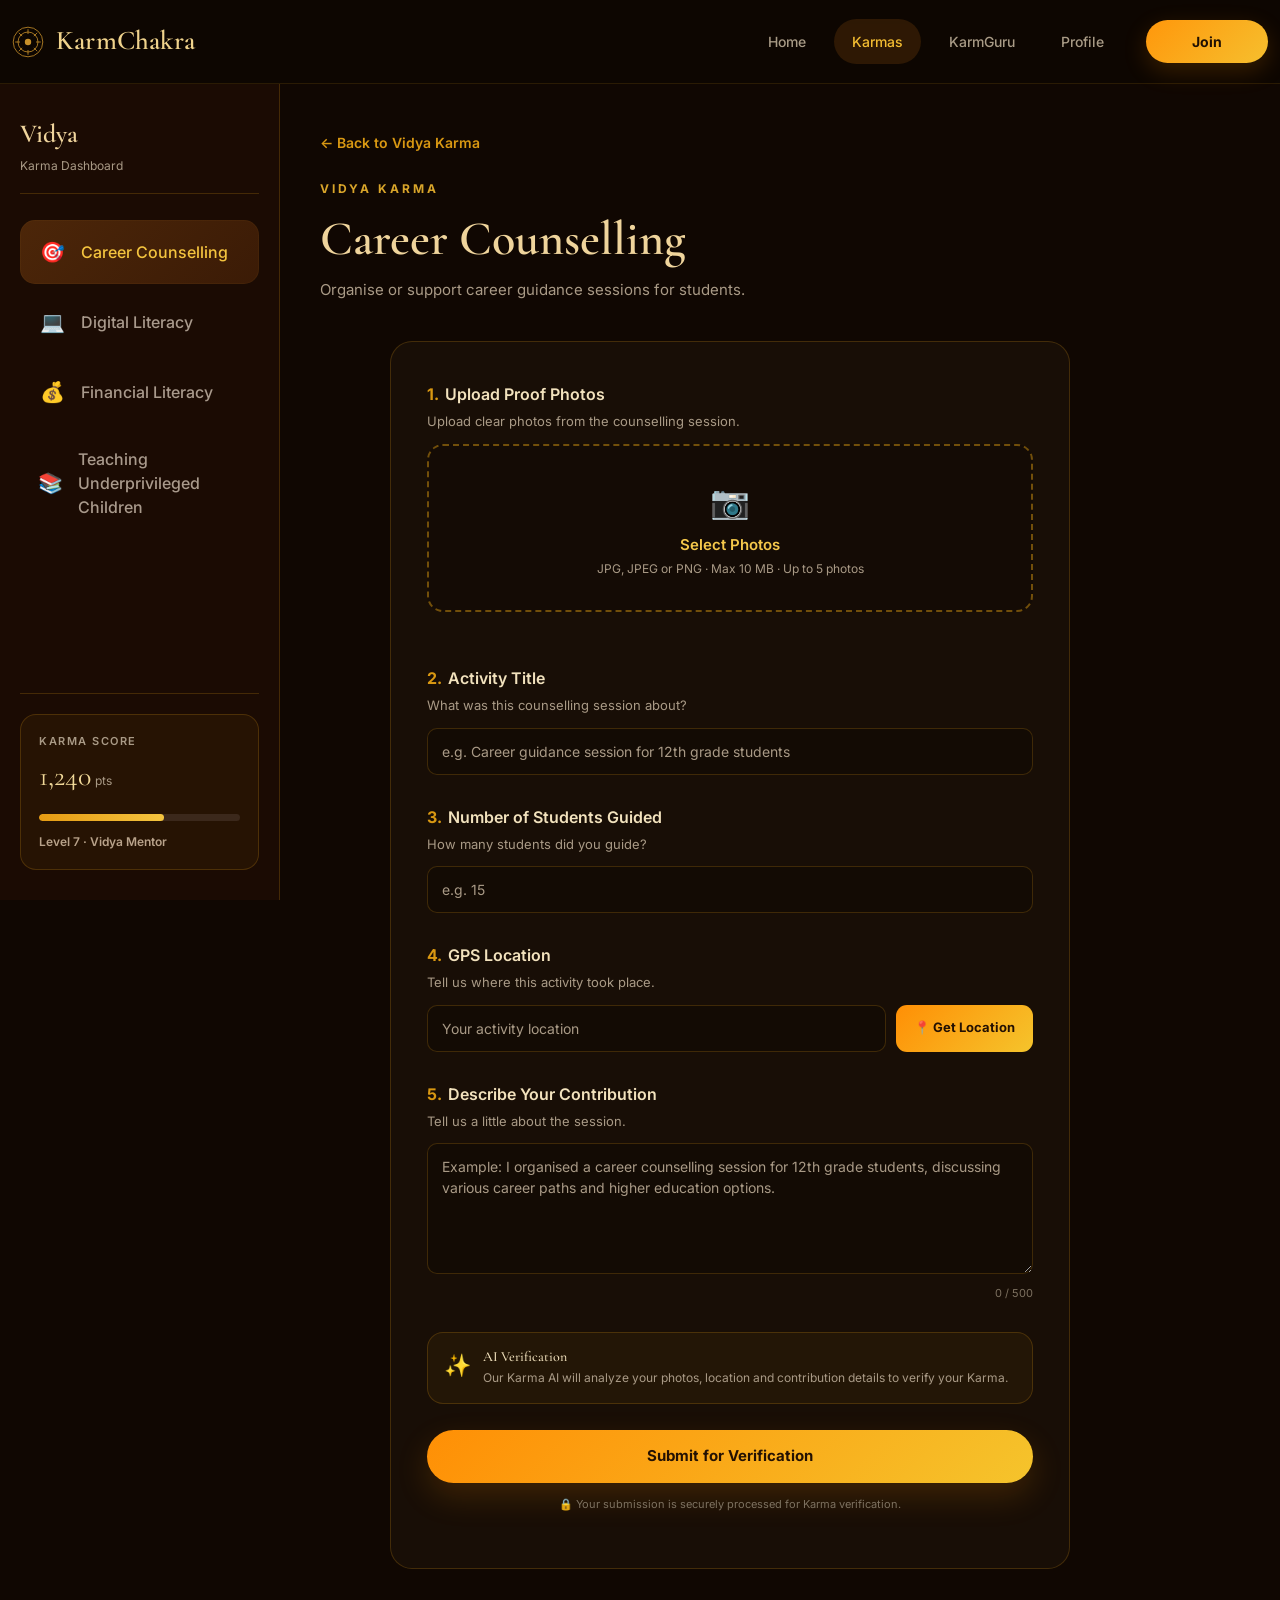
<file: karmchakra_homepage/vidya.html>
<!DOCTYPE html>
<html lang="en">

<head>
    <meta charset="UTF-8">
    <meta name="viewport" content="width=device-width, initial-scale=1.0">
    <title>Vidya Karma — KarmChakra</title>

    <link href="https://cdn.jsdelivr.net/npm/bootstrap@5.3.3/dist/css/bootstrap.min.css" rel="stylesheet">
    <link rel="preconnect" href="https://fonts.googleapis.com">
    <link rel="preconnect" href="https://fonts.gstatic.com" crossorigin>
    <link href="https://fonts.googleapis.com/css2?family=Cormorant+Garamond:wght@500;600;700&family=Inter:wght@400;500;600;700&display=swap" rel="stylesheet">
    <link rel="stylesheet" href="style.css">
</head>

<body>
    <!-- Top navbar -->
    <nav class="navbar navbar-expand-lg navbar-dark fixed-top kc-navbar kc-navbar--scrolled">
        <div class="container kc-container">
            <a class="navbar-brand kc-brand" href="index.html">
                <svg class="brand-symbol" viewBox="0 0 40 40" fill="none" xmlns="http://www.w3.org/2000/svg" aria-hidden="true">
          <circle cx="20" cy="20" r="18.5" stroke="currentColor" stroke-width="1"/>
          <circle cx="20" cy="20" r="12.5" stroke="currentColor" stroke-width="1"/>
          <path d="M20 4v6M20 30v6M4 20h6M30 20h6M8.5 8.5l4.2 4.2M27.3 27.3l4.2 4.2M31.5 8.5l-4.2 4.2M12.7 27.3l-4.2 4.2" stroke="currentColor" stroke-width="1"/>
          <circle cx="20" cy="20" r="4" fill="currentColor"/>
        </svg>
                <span>KarmChakra</span>
            </a>
            <button class="navbar-toggler border-0 shadow-none" type="button" data-bs-toggle="collapse" data-bs-target="#mainNav" aria-controls="mainNav" aria-expanded="false" aria-label="Toggle navigation">
        <span class="navbar-toggler-icon"></span>
      </button>
            <div class="collapse navbar-collapse" id="mainNav">
                <ul class="navbar-nav ms-auto align-items-lg-center kc-nav-links">

                    <li class="nav-item">
                        <a class="nav-link" href="index.html">Home</a>
                    </li>

                    <li class="nav-item">
                        <a class="nav-link active" href="index.html#karmas">Karmas</a>
                    </li>

                    <li class="nav-item">
                        <a class="nav-link" href="karmguru.html">KarmGuru</a>
                    </li>

                    <li class="nav-item">
                        <a class="nav-link" href="profile.html">Profile</a>
                    </li>

                    <li class="nav-item ms-lg-3 mt-3 mt-lg-0">
                        <a class="btn kc-join-btn" href="login.html">Join</a>
                    </li>

                </ul>
            </div>
        </div>
    </nav>

    <!-- Mobile sidebar toggle -->
    <button class="mobile-menu-button" id="mobileMenu">☰</button>

    <!-- Sidebar -->
    <aside class="sidebar" id="sidebar">
        <div class="sidebar-header">
            <div class="sidebar-title">Vidya</div>
            <div class="sidebar-subtitle">Karma Dashboard</div>
        </div>

        <div class="sidebar-navigation">
            <button class="sidebar-item active" data-section="career-counselling">
        <span class="sidebar-icon">🎯</span>
        <span>Career Counselling</span>
      </button>

            <button class="sidebar-item" data-section="digital-literacy">
        <span class="sidebar-icon">💻</span>
        <span>Digital Literacy</span>
      </button>

            <button class="sidebar-item" data-section="financial-literacy">
        <span class="sidebar-icon">💰</span>
        <span>Financial Literacy</span>
      </button>

            <button class="sidebar-item" data-section="teach-children">
        <span class="sidebar-icon">📚</span>
        <span>Teaching Underprivileged Children</span>
      </button>
        </div>

        <div class="sidebar-bottom">
            <div class="karma-score">
                <div class="karma-score-title">Karma Score</div>
                <div class="karma-score-number">1,240<span>pts</span></div>
                <div class="karma-progress">
                    <div class="karma-progress-fill"></div>
                </div>
                <div class="karma-level">Level 7 · Vidya Mentor</div>
            </div>
        </div>
    </aside>

    <div class="sidebar-overlay" id="sidebarOverlay"></div>

    <!-- Main content -->
    <main class="main-content">

        <!-- Page Heading -->
        <div class="page-heading">
            <a href="karma.html?domain=vidya" class="back-link">← Back to Vidya Karma</a>

            <div class="heading-content">
                <span class="heading-kicker">VIDYA KARMA</span>
                <h1 id="pageTitle">Career Counselling</h1>
                <p id="pageDescription">Organise or support career guidance sessions for students.</p>
            </div>
        </div>

        <!-- ================= CAREER COUNSELLING ================= -->
        <div class="dashboard-section active" id="career-counselling">
            <div class="seva-form-card">
                <form class="vidyaActivityForm" data-activity="career-counselling">

                    <div class="form-section">
                        <label class="form-label"><span>1.</span> Upload Proof Photos</label>
                        <p class="form-help">Upload clear photos from the counselling session.</p>

                        <label class="upload-box js-upload-box">
              <div class="upload-icon">📷</div>
              <div class="upload-title">Select Photos</div>
              <div class="upload-subtitle">JPG, JPEG or PNG · Max 10 MB · Up to 5 photos</div>
              <input type="file" class="js-photo-input" accept="image/jpeg,image/png,image/jpg" multiple hidden required>
            </label>

                        <div class="seva-photo-grid js-photo-grid"></div>
                    </div>

                    <div class="form-section">
                        <label class="form-label"><span>2.</span> Activity Title</label>
                        <p class="form-help">What was this counselling session about?</p>
                        <input type="text" class="tree-input" placeholder="e.g. Career guidance session for 12th grade students" required>
                    </div>

                    <div class="form-section">
                        <label class="form-label"><span>3.</span> Number of Students Guided</label>
                        <p class="form-help">How many students did you guide?</p>
                        <input type="number" class="tree-input" min="1" placeholder="e.g. 15" required>
                    </div>

                    <div class="form-section">
                        <label class="form-label"><span>4.</span> GPS Location</label>
                        <p class="form-help">Tell us where this activity took place.</p>
                        <div class="location-row">
                            <input type="text" class="tree-input js-location-input" placeholder="Your activity location" readonly required>
                            <button type="button" class="location-btn js-location-btn">📍 Get Location</button>
                        </div>
                        <div class="location-status js-location-status"></div>
                    </div>

                    <div class="form-section">
                        <label class="form-label"><span>5.</span> Describe Your Contribution</label>
                        <p class="form-help">Tell us a little about the session.</p>
                        <textarea class="tree-input tree-textarea js-description" maxlength="500" rows="5" placeholder="Example: I organised a career counselling session for 12th grade students, discussing various career paths and higher education options." required></textarea>
                        <div class="character-count"><span class="js-char-count">0</span> / 500</div>
                    </div>

                    <div class="verification-info">
                        <div class="verification-icon">✨</div>
                        <div>
                            <h3>AI Verification</h3>
                            <p>Our Karma AI will analyze your photos, location and contribution details to verify your Karma.</p>
                        </div>
                    </div>

                    <button type="submit" class="submit-btn">
            <span class="js-submit-text">Submit for Verification</span>
            <span class="submit-loader js-submit-loader">⟳</span>
          </button>

                    <p class="secure-note">🔒 Your submission is securely processed for Karma verification.</p>
                </form>
            </div>
        </div>


        <!-- ================= DIGITAL LITERACY ================= -->
        <div class="dashboard-section" id="digital-literacy">
            <div class="seva-form-card">
                <form class="vidyaActivityForm" data-activity="digital-literacy">

                    <div class="form-section">
                        <label class="form-label"><span>1.</span> Upload Proof Photos</label>
                        <p class="form-help">Upload clear photos from the digital literacy session.</p>

                        <label class="upload-box js-upload-box">
              <div class="upload-icon">📷</div>
              <div class="upload-title">Select Photos</div>
              <div class="upload-subtitle">JPG, JPEG or PNG · Max 10 MB · Up to 5 photos</div>
              <input type="file" class="js-photo-input" accept="image/jpeg,image/png,image/jpg" multiple hidden required>
            </label>

                        <div class="seva-photo-grid js-photo-grid"></div>
                    </div>

                    <div class="form-section">
                        <label class="form-label"><span>2.</span> Activity Title</label>
                        <p class="form-help">What was this digital literacy session about?</p>
                        <input type="text" class="tree-input" placeholder="e.g. Cyber safety workshop, Basic smartphone usage training" required>
                    </div>

                    <div class="form-section">
                        <label class="form-label"><span>3.</span> Topic Covered</label>
                        <p class="form-help">What specific topic did you teach?</p>
                        <input type="text" class="tree-input" placeholder="e.g. Cyber fraud awareness, Safe internet usage, Online banking safety" required>
                    </div>

                    <div class="form-section">
                        <label class="form-label"><span>4.</span> GPS Location</label>
                        <p class="form-help">Tell us where this activity took place.</p>
                        <div class="location-row">
                            <input type="text" class="tree-input js-location-input" placeholder="Your activity location" readonly required>
                            <button type="button" class="location-btn js-location-btn">📍 Get Location</button>
                        </div>
                        <div class="location-status js-location-status"></div>
                    </div>

                    <div class="form-section">
                        <label class="form-label"><span>5.</span> Describe Your Contribution</label>
                        <p class="form-help">Tell us a little about the session.</p>
                        <textarea class="tree-input tree-textarea js-description" maxlength="500" rows="5" placeholder="Example: I conducted a session teaching elderly residents how to identify and avoid online scams." required></textarea>
                        <div class="character-count"><span class="js-char-count">0</span> / 500</div>
                    </div>

                    <div class="verification-info">
                        <div class="verification-icon">✨</div>
                        <div>
                            <h3>AI Verification</h3>
                            <p>Our Karma AI will analyze your photos, location and contribution details to verify your Karma.</p>
                        </div>
                    </div>

                    <button type="submit" class="submit-btn">
            <span class="js-submit-text">Submit for Verification</span>
            <span class="submit-loader js-submit-loader">⟳</span>
          </button>

                    <p class="secure-note">🔒 Your submission is securely processed for Karma verification.</p>
                </form>
            </div>
        </div>


        <!-- ================= FINANCIAL LITERACY ================= -->
        <div class="dashboard-section" id="financial-literacy">
            <div class="seva-form-card">
                <form class="vidyaActivityForm" data-activity="financial-literacy">

                    <div class="form-section">
                        <label class="form-label"><span>1.</span> Upload Proof Photos</label>
                        <p class="form-help">Upload clear photos from the financial literacy session.</p>

                        <label class="upload-box js-upload-box">
              <div class="upload-icon">📷</div>
              <div class="upload-title">Select Photos</div>
              <div class="upload-subtitle">JPG, JPEG or PNG · Max 10 MB · Up to 5 photos</div>
              <input type="file" class="js-photo-input" accept="image/jpeg,image/png,image/jpg" multiple hidden required>
            </label>

                        <div class="seva-photo-grid js-photo-grid"></div>
                    </div>

                    <div class="form-section">
                        <label class="form-label"><span>2.</span> Activity Title</label>
                        <p class="form-help">What was this financial literacy session about?</p>
                        <input type="text" class="tree-input" placeholder="e.g. Savings and budgeting workshop for daily wage workers" required>
                    </div>

                    <div class="form-section">
                        <label class="form-label"><span>3.</span> Topic Covered</label>
                        <p class="form-help">What specific topic did you teach?</p>
                        <input type="text" class="tree-input" placeholder="e.g. Budgeting, Savings accounts, Investment basics" required>
                    </div>

                    <div class="form-section">
                        <label class="form-label"><span>4.</span> GPS Location</label>
                        <p class="form-help">Tell us where this activity took place.</p>
                        <div class="location-row">
                            <input type="text" class="tree-input js-location-input" placeholder="Your activity location" readonly required>
                            <button type="button" class="location-btn js-location-btn">📍 Get Location</button>
                        </div>
                        <div class="location-status js-location-status"></div>
                    </div>

                    <div class="form-section">
                        <label class="form-label"><span>5.</span> Describe Your Contribution</label>
                        <p class="form-help">Tell us a little about the session.</p>
                        <textarea class="tree-input tree-textarea js-description" maxlength="500" rows="5" placeholder="Example: I taught a group of daily wage workers about basic budgeting and the importance of savings accounts." required></textarea>
                        <div class="character-count"><span class="js-char-count">0</span> / 500</div>
                    </div>

                    <div class="verification-info">
                        <div class="verification-icon">✨</div>
                        <div>
                            <h3>AI Verification</h3>
                            <p>Our Karma AI will analyze your photos, location and contribution details to verify your Karma.</p>
                        </div>
                    </div>

                    <button type="submit" class="submit-btn">
            <span class="js-submit-text">Submit for Verification</span>
            <span class="submit-loader js-submit-loader">⟳</span>
          </button>

                    <p class="secure-note">🔒 Your submission is securely processed for Karma verification.</p>
                </form>
            </div>
        </div>


        <!-- ================= TEACHING UNDERPRIVILEGED CHILDREN ================= -->
        <div class="dashboard-section" id="teach-children">
            <div class="seva-form-card">
                <form class="vidyaActivityForm" data-activity="teach-children">

                    <div class="form-section">
                        <label class="form-label"><span>1.</span> Upload Proof Photos</label>
                        <p class="form-help">Upload clear photos from the teaching session.</p>

                        <label class="upload-box js-upload-box">
              <div class="upload-icon">📷</div>
              <div class="upload-title">Select Photos</div>
              <div class="upload-subtitle">JPG, JPEG or PNG · Max 10 MB · Up to 5 photos</div>
              <input type="file" class="js-photo-input" accept="image/jpeg,image/png,image/jpg" multiple hidden required>
            </label>

                        <div class="seva-photo-grid js-photo-grid"></div>
                    </div>

                    <div class="form-section">
                        <label class="form-label"><span>2.</span> Activity Title</label>
                        <p class="form-help">What did you teach and to whom?</p>
                        <input type="text" class="tree-input" placeholder="e.g. Taught basic maths to underprivileged children" required>
                    </div>

                    <div class="form-section">
                        <label class="form-label"><span>3.</span> Subject Taught</label>
                        <p class="form-help">Which subject did you focus on?</p>
                        <input type="text" class="tree-input" placeholder="e.g. Mathematics, English, Science" required>
                    </div>

                    <div class="form-section">
                        <label class="form-label"><span>4.</span> Number of Students Taught</label>
                        <p class="form-help">How many students were involved?</p>
                        <input type="number" class="tree-input" min="1" placeholder="e.g. 12" required>
                    </div>

                    <div class="form-section">
                        <label class="form-label"><span>5.</span> GPS Location</label>
                        <p class="form-help">Tell us where this activity took place.</p>
                        <div class="location-row">
                            <input type="text" class="tree-input js-location-input" placeholder="Your activity location" readonly required>
                            <button type="button" class="location-btn js-location-btn">📍 Get Location</button>
                        </div>
                        <div class="location-status js-location-status"></div>
                    </div>

                    <div class="form-section">
                        <label class="form-label"><span>6.</span> Describe Your Contribution</label>
                        <p class="form-help">Tell us a little about the session.</p>
                        <textarea class="tree-input tree-textarea js-description" maxlength="500" rows="5" placeholder="Example: I taught basic mathematics to underprivileged children at a community centre near my area." required></textarea>
                        <div class="character-count"><span class="js-char-count">0</span> / 500</div>
                    </div>

                    <div class="verification-info">
                        <div class="verification-icon">✨</div>
                        <div>
                            <h3>AI Verification</h3>
                            <p>Our Karma AI will analyze your photos, location and contribution details to verify your Karma.</p>
                        </div>
                    </div>

                    <button type="submit" class="submit-btn">
            <span class="js-submit-text">Submit for Verification</span>
            <span class="submit-loader js-submit-loader">⟳</span>
          </button>

                    <p class="secure-note">🔒 Your submission is securely processed for Karma verification.</p>
                </form>
            </div>
        </div>

        <!-- ================= SUCCESS POPUP ================= -->
        <div class="success-overlay" id="successOverlay">
            <div class="success-card">
                <div class="success-icon">✓</div>
                <span class="section-kicker">SUBMISSION RECEIVED</span>
                <h2>Karma Submitted!</h2>
                <p>Your Vidya contribution has been submitted for AI verification.</p>
                <div class="verification-points">
                    <span>📚</span>
                    <strong id="successPoints">+80 Mudrā</strong>
                    <small>Pending verification</small>
                </div>
                <button type="button" class="dashboard-btn" id="closeSuccess">Continue</button>
            </div>
        </div>

    </main>

    <script src="https://cdn.jsdelivr.net/npm/bootstrap@5.3.3/dist/js/bootstrap.bundle.min.js"></script>
    <script src="vidya.js"></script>
    <script src="multi-upload.js"></script>
</body>

</html>
</file>
<file: karmchakra_homepage/style.css>
:root {
    --bg: #100702;
    --bg-soft: #1b0b03;
    --bg-alt: #180a03;
    --brown: #3a1806;
    --gold: #d99812;
    --gold-light: #f5c84b;
    --orange: #ff9410;
    --cream: #f4e8cf;
    --muted: #a99a86;
    --border: rgba(217, 152, 18, 0.22);
    --border-strong: rgba(217, 152, 18, 0.48);
    --card-bg: rgba(255, 208, 128, 0.035);
    --radius-lg: 22px;
    --radius-md: 16px;
    --ease: cubic-bezier(.22, .8, .3, 1);
    --tone-green: 84, 163, 96;
    --tone-gold: 217, 152, 18;
    --tone-teal: 39, 141, 137;
    --tone-blue: 55, 116, 199;
    --tone-purple: 121, 87, 176;
    --tone-rose: 196, 63, 92;
    --tone-indigo: 71, 82, 158
}

* {
    box-sizing: border-box
}

html {
    scroll-behavior: smooth
}

body {
    margin: 0;
    background: var(--bg);
    color: var(--cream);
    font-family: "Inter", sans-serif;
    overflow-x: hidden
}

h1,
h2,
h3 {
    font-family: "Cormorant Garamond", serif
}

a {
    text-decoration: none
}

[data-reveal] {
    opacity: 0;
    transform: translateY(22px);
    transition: opacity .7s var(--ease), transform .7s var(--ease)
}

[data-reveal].is-visible {
    opacity: 1;
    transform: translateY(0)
}

@media (prefers-reduced-motion:reduce) {
    [data-reveal] {
        opacity: 1;
        transform: none;
        transition: none
    }
}

.kc-navbar {
    min-height: 84px;
    background: transparent;
    border-bottom: 1px solid transparent;
    transition: background .3s ease, border-color .3s ease, backdrop-filter .3s ease
}

.kc-navbar--scrolled {
    background: rgba(14, 7, 2, 0.92);
    border-bottom: 1px solid rgba(218, 154, 26, 0.14);
    backdrop-filter: blur(14px)
}

.kc-container {
    max-width: 1580px
}

.kc-brand {
    display: flex;
    align-items: center;
    gap: 12px;
    color: #f0d38c !important;
    font-family: "Cormorant Garamond", serif;
    font-size: 27px;
    font-weight: 600;
    letter-spacing: .2px
}

.brand-symbol {
    width: 32px;
    height: 32px;
    color: #c8902a;
    flex-shrink: 0
}

.nav-link {
    color: #a99b86 !important;
    font-size: 14px;
    font-weight: 500;
    padding: 11px 16px !important;
    transition: color .25s ease, background .25s ease
}

.nav-link:hover,
.nav-link.active {
    color: #f4bd32 !important
}

.nav-link.active {
    background: rgba(139, 79, 13, .26);
    border-radius: 24px
}

.kc-join-btn {
    min-width: 82px;
    border: 0;
    border-radius: 24px;
    padding: 11px 22px;
    color: #201003;
    font-weight: 700;
    background: linear-gradient(135deg, #ff970b, #f6bf2e);
    box-shadow: 0 7px 25px rgba(255, 145, 8, .18);
    transition: transform .25s ease, box-shadow .25s ease
}

.kc-join-btn:hover {
    color: #201003;
    transform: translateY(-2px);
    box-shadow: 0 10px 28px rgba(255, 145, 8, .28)
}

.hero-section {
    position: relative;
    min-height: 100vh;
    padding-top: 84px;
    overflow: hidden;
    background: radial-gradient(circle at 76% 45%, rgba(132, 67, 7, .28), transparent 32%), radial-gradient(circle at 32% 34%, rgba(106, 43, 6, .18), transparent 34%), linear-gradient(110deg, #110702 0%, #1b0b03 45%, #170a03 100%)
}

.hero-section::before {
    content: "";
    position: absolute;
    inset: 84px 0 0;
    pointer-events: none;
    background: linear-gradient(90deg, rgba(0, 0, 0, .16), transparent 42%), radial-gradient(circle at 75% 49%, rgba(255, 170, 31, .08), transparent 25%)
}

.hero-glow {
    position: absolute;
    width: 550px;
    height: 550px;
    right: 6%;
    top: 18%;
    border-radius: 50%;
    background: rgba(210, 123, 11, .08);
    filter: blur(80px);
    pointer-events: none
}

.hero-content {
    position: relative;
    z-index: 2;
    min-height: calc(100vh - 84px);
    display: flex;
    align-items: center
}

.hero-copy {
    padding-top: 5px;
    padding-bottom: 45px
}

.eyebrow {
    display: inline-flex;
    align-items: center;
    gap: 11px;
    padding: 8px 16px;
    margin-bottom: 28px;
    border: 1px solid rgba(205, 143, 19, .7);
    border-radius: 25px;
    color: #dca92e;
    background: rgba(45, 23, 5, .36);
    font-size: 11px;
    font-weight: 600;
    letter-spacing: 3px
}

.eyebrow span:first-child {
    font-size: 16px;
    letter-spacing: 0
}

.hero-copy h1 {
    margin: 0;
    color: #efd49c;
    font-size: clamp(72px, 6.2vw, 108px);
    line-height: .86;
    font-weight: 500;
    letter-spacing: -2px
}

.hero-copy h1 span {
    background: linear-gradient(135deg, #ffb236, #ff8a05);
    -webkit-background-clip: text;
    background-clip: text;
    color: transparent
}

.hero-copy h2 {
    max-width: 690px;
    margin: 30px 0 22px;
    color: #f4e7d0;
    font-size: clamp(28px, 2.3vw, 42px);
    line-height: 1.12;
    font-weight: 600
}

.hero-description {
    max-width: 680px;
    margin: 0;
    color: #bdb09c;
    font-size: 16px;
    line-height: 1.72
}

.hero-actions {
    display: flex;
    gap: 18px;
    flex-wrap: wrap;
    margin-top: 32px
}

.kc-primary-btn,
.kc-outline-btn {
    min-width: 176px;
    padding: 15px 25px;
    border-radius: 30px;
    font-size: 15px;
    font-weight: 700;
    transition: transform .25s ease, box-shadow .25s ease, background .25s ease, border-color .25s ease
}

.kc-primary-btn {
    color: #241103;
    border: 0;
    background: linear-gradient(135deg, #ff8f05, #f5c42c);
    box-shadow: 0 13px 32px rgba(255, 142, 7, .17)
}

.kc-outline-btn {
    color: #dfab29;
    border: 1px solid #a9720b;
    background: transparent
}

.kc-primary-btn:hover,
.kc-outline-btn:hover {
    transform: translateY(-3px)
}

.kc-primary-btn:hover {
    color: #241103;
    box-shadow: 0 17px 40px rgba(255, 142, 7, .27)
}

.kc-outline-btn:hover {
    color: #ffd35e;
    border-color: #d39a20;
    background: rgba(188, 116, 10, .08)
}

.hero-stats {
    display: flex;
    gap: 62px;
    margin-top: 47px
}

.stat-number {
    color: #e9d39b;
    font-family: "Cormorant Garamond", serif;
    font-size: 30px;
    line-height: 1
}

.stat-label {
    margin-top: 8px;
    color: #a99b86;
    font-size: 11px;
    font-weight: 600;
    letter-spacing: 2px
}

.hero-art-wrap {
    min-height: 720px;
    display: flex;
    flex-direction: column;
    justify-content: center;
    align-items: center
}

.chakra-hint {
    margin: 0 0 18px;
    color: #cdae6c;
    font-size: 12px;
    font-weight: 600;
    letter-spacing: 2px;
    text-transform: uppercase;
    opacity: .8
}

.hero-art {
    position: relative;
    width: min(680px, 100%);
    aspect-ratio: 1 / 1;
    display: flex;
    align-items: center;
    justify-content: center
}

.chakra-core-clip {
    position: absolute;
    z-index: 1;
    width: 58%;
    height: 58%;
    border-radius: 50%;
    overflow: hidden;
    box-shadow: 0 0 45px rgba(237, 150, 23, .16)
}

.chakra-core-img {
    width: 100%;
    height: 100%;
    object-fit: cover;
    display: block;
    animation: spinWheel 70s linear infinite
}

@keyframes spinWheel {
    to {
        transform: rotate(360deg)
    }
}

@media (prefers-reduced-motion:reduce) {
    .chakra-core-img {
        animation: none
    }
}

.chakra-center {
    position: absolute;
    z-index: 2;
    width: 34%;
    height: 34%;
    border-radius: 50%;
    display: flex;
    flex-direction: column;
    align-items: center;
    justify-content: center;
    text-align: center;
    gap: 2px;
    background: radial-gradient(circle at 40% 30%, #6b4315, #3a2308 78%);
    box-shadow: inset 0 0 0 1px rgba(255, 200, 110, .35), 0 0 30px rgba(0, 0, 0, .35);
    pointer-events: none
}

.chakra-center-symbol {
    color: rgba(244, 224, 180, .55);
    font-size: clamp(14px, 1.6vw, 20px);
    margin-bottom: 4px
}

.chakra-center-number {
    font-family: "Cormorant Garamond", serif;
    color: #f1d999;
    font-size: clamp(20px, 2.6vw, 34px);
    line-height: 1
}

.chakra-center-label {
    margin-top: 6px;
    color: #dcc182;
    font-size: clamp(8px, .9vw, 11px);
    font-weight: 600;
    letter-spacing: 2px
}

.chakra-center-level {
    margin-top: 4px;
    color: #f4bd32;
    font-size: clamp(9px, 1vw, 12px);
    font-weight: 600
}

.art-ring {
    position: absolute;
    z-index: 1;
    border-radius: 50%;
    pointer-events: none
}

.ring-one {
    width: 92%;
    height: 92%;
    border: 1px solid rgba(205, 145, 24, .40);
    box-shadow: 0 0 35px rgba(221, 149, 18, .08)
}

.ring-two {
    width: 82%;
    height: 82%;
    border: 1px dashed rgba(205, 145, 24, .28)
}

.orbit-track {
    position: absolute;
    inset: 0;
    z-index: 3
}

.orbit-badge {
    position: absolute;
    display: flex;
    flex-direction: column;
    align-items: center;
    gap: 8px;
    width: 108px;
    transform: translate(-50%, -50%);
    transition: transform .3s var(--ease)
}


/* ================= 6 EQUAL KARMA POSITIONS ================= */

.orbit-badge:nth-child(1) {
    top: 6%;
    left: 50%;
}

.orbit-badge:nth-child(2) {
    top: 28%;
    left: 88%;
}

.orbit-badge:nth-child(3) {
    top: 72%;
    left: 88%;
}

.orbit-badge:nth-child(4) {
    top: 94%;
    left: 50%;
}

.orbit-badge:nth-child(5) {
    top: 72%;
    left: 12%;
}

.orbit-badge:nth-child(6) {
    top: 28%;
    left: 12%;
}

.orbit-badge:hover,
.orbit-badge:focus-visible {
    transform: translate(-50%, -50%) scale(1.08)
}

.orbit-badge-circle {
    width: 56px;
    height: 56px;
    border-radius: 50%;
    display: flex;
    align-items: center;
    justify-content: center;
    font-size: 22px;
    background: rgba(var(--tone-rgb, var(--tone-gold)), .28);
    box-shadow: 0 0 0 1px rgba(var(--tone-rgb, var(--tone-gold)), .5), 0 10px 24px rgba(0, 0, 0, .35);
    transition: box-shadow .3s ease
}

.orbit-badge:hover .orbit-badge-circle,
.orbit-badge:focus-visible .orbit-badge-circle {
    box-shadow: 0 0 0 2px rgba(var(--tone-rgb, var(--tone-gold)), .8), 0 0 26px rgba(var(--tone-rgb, var(--tone-gold)), .45)
}

.orbit-badge-label {
    color: #ecdcb8;
    font-size: 11.5px;
    font-weight: 600;
    text-align: center;
    text-shadow: 0 2px 8px rgba(0, 0, 0, .7)
}

.tone-green {
    --tone-rgb: var(--tone-green)
}

.tone-gold {
    --tone-rgb: var(--tone-gold)
}

.tone-teal {
    --tone-rgb: var(--tone-teal)
}

.tone-blue {
    --tone-rgb: var(--tone-blue)
}

.tone-purple {
    --tone-rgb: var(--tone-purple)
}

.tone-rose {
    --tone-rgb: var(--tone-rose)
}

.tone-indigo {
    --tone-rgb: var(--tone-indigo)
}

.section-heading {
    max-width: 640px;
    margin: 0 auto 56px;
    text-align: center
}

.section-kicker {
    color: #d9a52a;
    font-size: 12px;
    font-weight: 700;
    letter-spacing: 3px
}

.section-heading h2 {
    margin: 14px 0 12px;
    font-size: clamp(34px, 4vw, 50px);
    color: #edcf91;
    font-weight: 600
}

.section-heading p {
    margin: 0;
    color: #a99b86;
    font-size: 16px
}

.heading-divider {
    display: block;
    width: 64px;
    height: 2px;
    margin: 24px auto 0;
    background: linear-gradient(90deg, transparent, var(--gold), transparent)
}

.karmas-section {
    position: relative;
    padding: 130px 20px 120px;
    background: var(--bg);
    border-top: 1px solid var(--border)
}

.karma-grid {
    display: grid;
    grid-template-columns: repeat(3, 1fr);
    gap: 26px;
    max-width: 1200px;
    margin: 0 auto
}

.karma-card {
    display: block;
    padding: 32px 28px;
    border: 1px solid var(--border);
    border-radius: var(--radius-lg);
    background: var(--card-bg);
    transition: transform .3s var(--ease), border-color .3s ease, background .3s ease
}

.karma-card:hover,
.karma-card:focus-visible {
    transform: translateY(-6px);
    border-color: var(--border-strong);
    background: rgba(255, 208, 128, 0.06)
}

.karma-card-icon {
    display: flex;
    align-items: center;
    justify-content: center;
    width: 56px;
    height: 56px;
    margin-bottom: 20px;
    border-radius: 50%;
    font-size: 24px;
    background: rgba(var(--tone-rgb, var(--tone-gold)), .28);
    box-shadow: 0 0 0 1px rgba(var(--tone-rgb, var(--tone-gold)), .45)
}

.karma-card-title {
    margin: 0 0 6px;
    color: #f2e2bd;
    font-size: 22px;
    font-weight: 600
}

.karma-card-subtitle {
    margin: 0 0 16px;
    color: #a99b86;
    font-size: 14px
}

.karma-card-action {
    margin: 0;
    padding-top: 14px;
    border-top: 1px solid var(--border);
    color: #dca92e;
    font-size: 13px;
    font-weight: 600
}

.impact-section {
    padding: 0 20px 130px;
    background: var(--bg)
}

.impact-panel {
    max-width: 1200px;
    margin: 0 auto;
    padding: 56px 40px;
    text-align: center;
    border: 1px solid var(--border);
    border-radius: var(--radius-lg);
    background: linear-gradient(180deg, rgba(217, 152, 18, .05), transparent 60%)
}

.impact-panel h2 {
    margin: 0 0 40px;
    font-size: clamp(30px, 3.6vw, 42px);
    color: #edcf91;
    font-weight: 600
}

.impact-stats {
    display: grid;
    grid-template-columns: repeat(6, 1fr);
    gap: 24px
}

.impact-stat-icon {
    display: block;
    font-size: 26px;
    margin-bottom: 10px
}

.impact-stat-value {
    font-family: "Cormorant Garamond", serif;
    color: #f1d999;
    font-size: clamp(22px, 2.2vw, 30px);
    line-height: 1
}

.impact-stat-label {
    margin-top: 8px;
    color: #a99b86;
    font-size: 11px;
    font-weight: 600;
    letter-spacing: 1.5px;
    text-transform: uppercase
}

.dummy-section {
    min-height: 60vh;
    padding: 110px 20px;
    display: flex;
    align-items: center;
    background: var(--bg);
    border-top: 1px solid var(--border)
}

.dummy-section:nth-of-type(even) {
    background: var(--bg-alt)
}

.dummy-section h2 {
    margin: 14px 0;
    font-size: clamp(45px, 5vw, 75px);
    color: #edcf91
}

.dummy-section p {
    color: #a99b86;
    font-size: 17px
}

.join-section {
    min-height: 42vh
}

.kc-footer {
    padding: 64px 20px 46px;
    text-align: center;
    background: var(--bg);
    border-top: 1px solid var(--border)
}

.footer-symbol {
    display: inline-block;
    margin-bottom: 18px;
    color: #c8902a;
    font-size: 26px
}

.footer-tagline {
    margin: 0 0 8px;
    font-family: "Cormorant Garamond", serif;
    color: #f2e2bd;
    font-size: clamp(20px, 2.4vw, 28px);
    font-weight: 600
}

.footer-caption {
    margin: 0;
    color: #7d7160;
    font-size: 13px;
    letter-spacing: .3px
}

.impact-stats--3 {
    grid-template-columns: repeat(3, 1fr);
    max-width: 720px;
    margin: 0 auto
}

.seva-catalog-section {
    padding: 90px 20px 120px;
    background: var(--bg);
    border-top: 1px solid var(--border)
}

.karma-detail-section {
    padding: 150px 20px 60px;
    max-width: 1200px;
    margin: 0 auto
}

.karma-detail-card {
    max-width: 720px;
    margin: 0 auto 90px;
    padding: 56px 44px;
    text-align: center;
    border: 1px solid var(--border);
    border-radius: var(--radius-lg);
    background: var(--card-bg)
}

.karma-detail-icon {
    display: flex;
    align-items: center;
    justify-content: center;
    width: 76px;
    height: 76px;
    margin: 0 auto 22px;
    border-radius: 50%;
    font-size: 32px;
    background: rgba(var(--tone-rgb, var(--tone-gold)), .28);
    box-shadow: 0 0 0 1px rgba(var(--tone-rgb, var(--tone-gold)), .5)
}

.karma-detail-card h1 {
    margin: 14px 0 18px;
    font-size: clamp(34px, 4.2vw, 48px);
    color: #efd49c;
    font-weight: 600
}

.karma-detail-description {
    max-width: 560px;
    margin: 0 auto 32px;
    color: #bdb09c;
    font-size: 16px;
    line-height: 1.72
}

.karma-detail-action {
    display: flex;
    flex-direction: column;
    gap: 4px;
    padding: 20px 24px;
    margin: 0 auto 32px;
    max-width: 360px;
    border: 1px solid var(--border);
    border-radius: var(--radius-md);
    background: rgba(0, 0, 0, .15)
}

.karma-detail-action-label {
    color: #a99b86;
    font-size: 11px;
    font-weight: 600;
    letter-spacing: 2px;
    text-transform: uppercase
}

.karma-detail-action-value {
    color: #f2e2bd;
    font-size: 17px;
    font-weight: 600
}

.karma-detail-action-points {
    color: #dca92e;
    font-size: 14px;
    font-weight: 600
}

.karma-detail-ctas {
    justify-content: center
}

.karma-grid--compact {
    grid-template-columns: repeat(6, 1fr)
}

.karma-card--compact {
    padding: 22px 14px;
    text-align: center
}

.karma-card--compact .karma-card-icon {
    margin: 0 auto 14px
}

.karma-card--compact .karma-card-title {
    font-size: 15px
}

@media (max-width:1199px) {
    .hero-copy h1 {
        font-size: 82px
    }
    .hero-stats {
        gap: 32px
    }
    .hero-art-wrap {
        min-height: 620px
    }
    .karma-grid--compact {
        grid-template-columns: repeat(3, 1fr)
    }
}

@media (max-width:991px) {
    .kc-navbar {
        min-height: 72px
    }
    .navbar-collapse {
        margin-top: 12px;
        padding: 16px;
        border: 1px solid rgba(217, 152, 18, .12);
        border-radius: 18px;
        background: rgba(21, 9, 2, .98)
    }
    .nav-link {
        padding: 10px 14px !important
    }
    .hero-section {
        padding-top: 72px
    }
    .hero-content {
        min-height: auto;
        padding-top: 70px
    }
    .hero-copy {
        text-align: center
    }
    .eyebrow {
        margin-left: auto;
        margin-right: auto
    }
    .hero-copy h2,
    .hero-description {
        margin-left: auto;
        margin-right: auto
    }
    .hero-actions,
    .hero-stats {
        justify-content: center
    }
    .hero-art-wrap {
        min-height: auto;
        margin-top: 10px
    }
    .hero-art {
        width: min(560px, 92vw)
    }
    .karma-grid {
        grid-template-columns: repeat(2, 1fr)
    }
    .impact-stats {
        grid-template-columns: repeat(3, 1fr);
        row-gap: 32px
    }
    .karma-detail-section {
        padding-top: 130px
    }
}

@media (max-width:575px) {
    .kc-brand {
        font-size: 23px
    }
    .brand-symbol {
        width: 27px;
        height: 27px
    }
    .hero-content {
        padding-top: 50px
    }
    .eyebrow {
        font-size: 8px;
        letter-spacing: 2px
    }
    .hero-copy h1 {
        font-size: 64px;
        letter-spacing: -1px
    }
    .hero-copy h2 {
        font-size: 31px
    }
    .hero-description {
        font-size: 14px;
        line-height: 1.7
    }
    .hero-actions {
        flex-direction: column;
        align-items: center
    }
    .kc-primary-btn,
    .kc-outline-btn {
        width: 210px
    }
    .hero-stats {
        gap: 22px;
        flex-wrap: wrap
    }
    .stat-number {
        font-size: 26px
    }
    .stat-label {
        font-size: 9px;
        letter-spacing: 1.3px
    }
    .hero-art {
        width: 96vw
    }
    .orbit-badge {
        width: 74px
    }
    .orbit-badge-circle {
        width: 42px;
        height: 42px;
        font-size: 17px
    }
    .orbit-badge-label {
        font-size: 9px
    }
    .karma-grid {
        grid-template-columns: 1fr
    }
    .impact-stats {
        grid-template-columns: repeat(2, 1fr)
    }
    .karma-grid--compact {
        grid-template-columns: repeat(2, 1fr)
    }
    .karma-detail-card {
        padding: 40px 22px
    }
}

.seva-form-section {
    padding: 20px 20px 90px;
    background: var(--bg)
}

.seva-form-card {
    background: var(--card-bg);
    border: 1px solid var(--border);
    border-radius: var(--radius-lg);
    padding: 40px 36px;
    max-width: 680px;
    margin: 0 auto
}

.form-section {
    margin-bottom: 30px
}

.form-label {
    display: flex;
    align-items: center;
    gap: 6px;
    font-size: 16px;
    font-weight: 600;
    margin-bottom: 6px;
    color: #f2e2bd
}

.form-label span {
    color: var(--gold);
    font-weight: 700
}

.form-help {
    font-size: 13px;
    color: var(--muted);
    margin-bottom: 12px
}

.upload-box {
    display: flex;
    flex-direction: column;
    align-items: center;
    justify-content: center;
    border: 2px dashed var(--border-strong);
    border-radius: var(--radius-md);
    padding: 32px 16px;
    cursor: pointer;
    text-align: center;
    background: rgba(0, 0, 0, 0.15);
    transition: border-color 0.2s ease, background 0.2s ease
}

.upload-box:hover {
    border-color: var(--gold);
    background: rgba(217, 152, 18, 0.06)
}

.upload-icon {
    font-size: 32px;
    margin-bottom: 8px
}

.upload-title {
    font-weight: 600;
    font-size: 15px;
    margin-bottom: 4px;
    color: var(--gold-light)
}

.upload-subtitle {
    font-size: 12px;
    color: var(--muted)
}

.photo-preview-container {
    display: none;
    position: relative;
    margin-top: 12px
}

.photo-preview-container.active {
    display: block
}

.photo-preview-container img {
    width: 100%;
    max-height: 280px;
    object-fit: cover;
    border-radius: var(--radius-md)
}

.remove-photo {
    position: absolute;
    top: 8px;
    right: 8px;
    width: 28px;
    height: 28px;
    border-radius: 50%;
    border: none;
    background: rgba(0, 0, 0, 0.7);
    color: #fff;
    font-size: 18px;
    line-height: 1;
    cursor: pointer
}

.tree-input {
    width: 100%;
    padding: 12px 14px;
    border: 1px solid var(--border);
    border-radius: 10px;
    font-size: 14px;
    font-family: inherit;
    outline: none;
    background: rgba(0, 0, 0, 0.2);
    color: var(--cream);
    transition: border-color 0.2s ease
}

.tree-input::placeholder {
    color: var(--muted)
}

.tree-input:focus {
    border-color: var(--gold)
}

.tree-textarea {
    resize: vertical;
    min-height: 100px
}

.character-count {
    text-align: right;
    font-size: 12px;
    color: var(--muted);
    margin-top: 4px
}

.location-row {
    display: flex;
    gap: 8px
}

.location-row .tree-input {
    flex: 1
}

.location-btn {
    white-space: nowrap;
    padding: 12px 16px;
    border: none;
    border-radius: 10px;
    background: linear-gradient(135deg, #ff970b, #f6bf2e);
    color: #201003;
    font-size: 13px;
    font-weight: 700;
    cursor: pointer;
    transition: transform 0.2s ease, box-shadow 0.2s ease
}

.location-btn:hover {
    transform: translateY(-2px);
    box-shadow: 0 10px 24px rgba(255, 145, 8, .25)
}

.location-status {
    font-size: 12px;
    margin-top: 6px;
    color: #7bc47f
}

.location-status.error {
    color: #e57373
}

.verification-info {
    display: flex;
    gap: 12px;
    background: rgba(217, 152, 18, 0.06);
    border: 1px solid var(--border);
    border-radius: var(--radius-md);
    padding: 16px;
    margin-bottom: 26px
}

.verification-icon {
    font-size: 22px
}

.verification-info h3 {
    font-size: 14px;
    margin: 0 0 4px;
    color: #f2e2bd
}

.verification-info p {
    font-size: 12px;
    color: var(--muted);
    margin: 0
}

.submit-btn {
    width: 100%;
    padding: 15px;
    border: none;
    border-radius: 30px;
    background: linear-gradient(135deg, #ff8f05, #f5c42c);
    color: #241103;
    font-size: 16px;
    font-weight: 700;
    cursor: pointer;
    display: flex;
    align-items: center;
    justify-content: center;
    gap: 8px;
    box-shadow: 0 13px 32px rgba(255, 142, 7, .17);
    transition: transform 0.2s ease, box-shadow 0.2s ease, opacity 0.2s ease
}

.submit-btn:hover {
    transform: translateY(-3px);
    box-shadow: 0 17px 40px rgba(255, 142, 7, .27)
}

.submit-btn:disabled {
    opacity: 0.6;
    cursor: not-allowed;
    transform: none
}

.submit-loader {
    display: none;
    animation: spin 0.8s linear infinite
}

.submit-btn.loading .submit-loader {
    display: inline-block
}

.submit-btn.loading #sevaSubmitText {
    display: none
}

@keyframes spin {
    from {
        transform: rotate(0deg)
    }
    to {
        transform: rotate(360deg)
    }
}

.secure-note {
    text-align: center;
    font-size: 12px;
    color: var(--muted);
    margin-top: 14px
}

.seva-back-section {
    padding: 0 20px 100px
}

.seva-activity-hero {
    padding: 150px 0 70px;
    background: var(--kc-bg, #fafafa)
}

.seva-back-link {
    display: inline-block;
    margin-bottom: 35px;
    color: inherit;
    text-decoration: none;
    font-weight: 600
}

.seva-back-link:hover {
    text-decoration: underline
}

.seva-activity-header {
    display: flex;
    align-items: center;
    gap: 25px
}

.seva-activity-icon {
    width: 90px;
    height: 90px;
    display: flex;
    align-items: center;
    justify-content: center;
    border-radius: 24px;
    background: rgba(184, 134, 11, 0.10);
    font-size: 48px;
    flex-shrink: 0
}

.seva-activity-header h1 {
    margin: 5px 0 10px;
    font-family: "Cormorant Garamond", serif;
    font-size: clamp(42px, 6vw, 68px);
    font-weight: 700
}

.seva-activity-header p {
    max-width: 650px;
    margin: 0;
    font-size: 17px;
    line-height: 1.7;
    opacity: 0.75
}

.seva-goal-section {
    padding: 20px 0 60px
}

.seva-goal-panel {
    display: flex;
    justify-content: space-between;
    align-items: center;
    gap: 30px;
    padding: 35px;
    border: 1px solid rgba(0, 0, 0, 0.08);
    border-radius: 24px;
    background: rgba(255, 255, 255, 0.75)
}

.seva-goal-main h2 {
    margin: 8px 0;
    font-family: "Cormorant Garamond", serif;
    font-size: 38px
}

.seva-goal-main p {
    margin: 0;
    opacity: 0.7
}

.seva-goal-points {
    min-width: 150px;
    text-align: center;
    padding: 20px;
    border-radius: 20px;
    background: rgba(184, 134, 11, 0.10)
}

.seva-goal-points strong {
    display: block;
    font-size: 38px
}

.seva-goal-points span {
    font-size: 13px;
    opacity: 0.7
}

.seva-history-section {
    padding: 40px 0 80px
}

.seva-history-list {
    display: grid;
    gap: 15px
}

.seva-history-item {
    display: flex;
    align-items: center;
    gap: 18px;
    padding: 20px;
    border: 1px solid rgba(0, 0, 0, 0.07);
    border-radius: 18px;
    background: rgba(255, 255, 255, 0.7)
}

.seva-history-icon {
    width: 55px;
    height: 55px;
    display: flex;
    align-items: center;
    justify-content: center;
    border-radius: 15px;
    background: rgba(184, 134, 11, 0.08);
    font-size: 28px;
    flex-shrink: 0
}

.seva-history-content h3 {
    margin: 0 0 5px;
    font-size: 17px;
    font-weight: 700
}

.seva-history-content p {
    margin: 0 0 4px;
    font-size: 13px;
    opacity: 0.6
}

.seva-history-content span {
    font-size: 13px;
    font-weight: 600
}

.seva-empty-history {
    padding: 30px;
    text-align: center;
    border: 1px dashed rgba(0, 0, 0, 0.15);
    border-radius: 18px;
    opacity: 0.6
}

.seva-activity-form-section {
    padding: 40px 0 90px
}

.seva-activity-form-grid {
    display: grid;
    grid-template-columns: 0.8fr 1.2fr;
    gap: 50px;
    align-items: start
}

.seva-activity-info {
    position: sticky;
    top: 120px
}

.seva-activity-info h2 {
    margin: 10px 0 15px;
    font-family: "Cormorant Garamond", serif;
    font-size: 42px
}

.seva-activity-info>p {
    line-height: 1.7;
    opacity: 0.7
}

.seva-verification-box {
    display: flex;
    gap: 15px;
    margin-top: 30px;
    padding: 20px;
    border-radius: 18px;
    background: rgba(184, 134, 11, 0.08)
}

.seva-verification-box>span {
    font-size: 25px
}

.seva-verification-box strong {
    display: block;
    margin-bottom: 5px
}

.seva-verification-box p {
    margin: 0;
    font-size: 13px;
    line-height: 1.6;
    opacity: 0.7
}

.seva-activity-form-section .seva-form-card {
    padding: 35px
}

.seva-activity-form-section .form-section {
    margin-bottom: 25px
}

.seva-activity-form-section .form-label {
    font-weight: 700
}

.seva-photo-grid {
    display: grid;
    grid-template-columns: repeat(3, 1fr);
    gap: 12px;
    margin-top: 15px
}

.seva-photo-preview {
    position: relative;
    aspect-ratio: 1;
    overflow: hidden;
    border-radius: 14px
}

.seva-photo-preview img {
    width: 100%;
    height: 100%;
    object-fit: cover
}

.remove-seva-photo {
    position: absolute;
    top: 7px;
    right: 7px;
    width: 28px;
    height: 28px;
    border: none;
    border-radius: 50%;
    background: rgba(0, 0, 0, 0.7);
    color: white;
    font-size: 20px;
    line-height: 1
}

@media (max-width:768px) {
    .seva-activity-hero {
        padding-top: 120px
    }
    .seva-activity-header {
        align-items: flex-start;
        flex-direction: column
    }
    .seva-activity-icon {
        width: 70px;
        height: 70px;
        font-size: 35px
    }
    .seva-goal-panel {
        flex-direction: column;
        align-items: flex-start
    }
    .seva-goal-points {
        width: 100%
    }
    .seva-activity-form-grid {
        grid-template-columns: 1fr;
        gap: 30px
    }
    .seva-activity-info {
        position: static
    }
    .seva-photo-grid {
        grid-template-columns: repeat(2, 1fr)
    }
    .seva-activity-form-section .seva-form-card {
        padding: 22px
    }
}

 :root {
    --bg: #100702;
    --bg-soft: #1b0b03;
    --bg-alt: #180a03;
    --brown: #3a1806;
    --gold: #d99812;
    --gold-light: #f5c84b;
    --orange: #ff9410;
    --cream: #f4e8cf;
    --muted: #a99a86;
    --border: rgba(217, 152, 18, 0.22);
    --border-strong: rgba(217, 152, 18, 0.48);
    --card-bg: rgba(255, 208, 128, 0.035);
    --radius-lg: 22px;
    --radius-md: 16px
}

html,
body {
    background: #100702 !important;
    color: #f4e8cf !important
}

body {
    min-height: 100vh
}

main,
section,
header,
footer,
.container-fluid {
    color: #f4e8cf
}

.seva-activity-hero {
    min-height: auto !important;
    padding: 130px 20px 70px !important;
    background: radial-gradient( circle at 50% 15%, rgba(217, 152, 18, 0.10), transparent 35%), #100702 !important
}

.seva-back-link {
    display: inline-block;
    margin-bottom: 38px;
    color: #dca92e !important;
    font-size: 14px;
    font-weight: 600;
    transition: 0.25s ease
}

.seva-back-link:hover {
    color: #f5c84b !important;
    transform: translateX(-4px)
}

.seva-activity-header {
    display: flex;
    align-items: center;
    gap: 28px;
    max-width: 1100px;
    margin: 0 auto
}

.seva-activity-icon {
    width: 96px;
    height: 96px;
    flex-shrink: 0;
    display: flex;
    align-items: center;
    justify-content: center;
    border-radius: 28px;
    font-size: 46px;
    background: rgba(217, 152, 18, 0.16);
    border: 1px solid rgba(217, 152, 18, 0.40);
    box-shadow: 0 0 35px rgba(217, 152, 18, 0.10), inset 0 0 20px rgba(217, 152, 18, 0.05)
}

.seva-activity-header h1 {
    margin: 8px 0 12px !important;
    color: #efd49c !important;
    font-family: "Cormorant Garamond", serif;
    font-size: clamp(44px, 6vw, 76px);
    line-height: 1;
    font-weight: 600
}

.seva-activity-header p {
    max-width: 700px;
    margin: 0 !important;
    color: #bdb09c !important;
    font-size: 16px;
    line-height: 1.7
}

.seva-goal-section {
    padding: 20px 20px 80px !important;
    background: #100702 !important
}

.seva-goal-panel {
    max-width: 1100px;
    margin: 0 auto;
    padding: 38px 42px;
    display: flex;
    align-items: center;
    justify-content: space-between;
    gap: 30px;
    border: 1px solid rgba(217, 152, 18, 0.25);
    border-radius: 22px;
    background: linear-gradient( 135deg, rgba(217, 152, 18, 0.09), rgba(255, 208, 128, 0.025)) !important;
    box-shadow: 0 15px 45px rgba(0, 0, 0, 0.18)
}

.seva-goal-main h2 {
    margin: 10px 0 !important;
    color: #f2e2bd !important;
    font-family: "Cormorant Garamond", serif;
    font-size: clamp(30px, 4vw, 44px);
    font-weight: 600
}

.seva-goal-main p {
    margin: 0 !important;
    color: #a99a86 !important;
    font-size: 14px
}

.seva-goal-points {
    min-width: 150px;
    padding: 24px 28px;
    text-align: center;
    border-radius: 20px;
    background: rgba(217, 152, 18, 0.13);
    border: 1px solid rgba(217, 152, 18, 0.25)
}

.seva-goal-points strong {
    display: block;
    color: #f1d999 !important;
    font-family: "Cormorant Garamond", serif;
    font-size: 46px;
    line-height: 1
}

.seva-goal-points span {
    display: block;
    margin-top: 8px;
    color: #b89f76 !important;
    font-size: 11px;
    font-weight: 600;
    letter-spacing: 1px;
    text-transform: uppercase
}

.seva-history-section {
    padding: 40px 20px 100px !important;
    background: #100702 !important;
    border-top: 1px solid rgba(217, 152, 18, 0.12)
}

.seva-history-list {
    max-width: 1100px;
    margin: 0 auto;
    display: grid;
    grid-template-columns: repeat(2, 1fr);
    gap: 16px
}

.seva-history-item {
    display: flex;
    align-items: center;
    gap: 16px;
    padding: 20px;
    border: 1px solid rgba(217, 152, 18, 0.18);
    border-radius: 18px;
    background: rgba(255, 208, 128, 0.035);
    transition: 0.25s ease
}

.seva-history-item:hover {
    transform: translateY(-3px);
    border-color: rgba(217, 152, 18, 0.38);
    background: rgba(217, 152, 18, 0.055)
}

.seva-history-icon {
    width: 58px;
    height: 58px;
    flex-shrink: 0;
    display: flex;
    align-items: center;
    justify-content: center;
    border-radius: 16px;
    font-size: 28px;
    background: rgba(217, 152, 18, 0.12);
    border: 1px solid rgba(217, 152, 18, 0.20)
}

.seva-history-content h3 {
    margin: 0 0 5px !important;
    color: #f2e2bd !important;
    font-family: "Inter", sans-serif;
    font-size: 14px;
    font-weight: 600
}

.seva-history-content p {
    margin: 0 0 4px !important;
    color: #b89f76 !important;
    font-size: 11px
}

.seva-history-content span {
    color: #dca92e !important;
    font-size: 11px;
    font-weight: 600
}

.seva-empty-history {
    grid-column: 1 / -1;
    padding: 50px 20px;
    text-align: center;
    color: #a99a86 !important;
    border: 1px dashed rgba(217, 152, 18, 0.25);
    border-radius: 18px;
    background: rgba(255, 208, 128, 0.025)
}

.seva-activity-form-section {
    padding: 40px 20px 120px !important;
    background: #100702 !important;
    border-top: 1px solid rgba(217, 152, 18, 0.12)
}

.seva-activity-form-grid {
    max-width: 1200px;
    margin: 0 auto;
    display: grid;
    grid-template-columns: 0.85fr 1.15fr;
    gap: 50px;
    align-items: start
}

.seva-activity-info {
    padding-top: 20px
}

.seva-activity-info h2 {
    margin: 12px 0 14px !important;
    color: #efd49c !important;
    font-family: "Cormorant Garamond", serif;
    font-size: 42px;
    font-weight: 600
}

.seva-activity-info>p {
    max-width: 430px;
    margin: 0 0 25px !important;
    color: #a99a86 !important;
    font-size: 14px;
    line-height: 1.7
}

.seva-verification-box {
    display: flex;
    gap: 14px;
    max-width: 460px;
    padding: 18px;
    border-radius: 16px;
    background: rgba(217, 152, 18, 0.06);
    border: 1px solid rgba(217, 152, 18, 0.20)
}

.seva-verification-box>span {
    font-size: 24px
}

.seva-verification-box strong {
    color: #f2e2bd !important;
    font-size: 14px
}

.seva-verification-box p {
    margin: 5px 0 0 !important;
    color: #a99a86 !important;
    font-size: 12px;
    line-height: 1.6
}

.seva-activity-form-section .seva-form-card {
    width: 100%;
    max-width: none;
    margin: 0;
    padding: 38px;
    background: rgba(255, 208, 128, 0.035) !important;
    border: 1px solid rgba(217, 152, 18, 0.22) !important;
    border-radius: 22px
}

.seva-activity-form-section .form-section {
    margin-bottom: 26px
}

.seva-activity-form-section .form-label {
    color: #f2e2bd !important;
    font-size: 14px;
    font-weight: 600
}

.seva-activity-form-section .form-help {
    color: #a99a86 !important
}

.seva-activity-form-section .tree-input {
    width: 100%;
    padding: 13px 15px;
    color: #f4e8cf !important;
    background: rgba(0, 0, 0, 0.24) !important;
    border: 1px solid rgba(217, 152, 18, 0.22) !important;
    border-radius: 11px;
    outline: none
}

.seva-activity-form-section .tree-input::placeholder {
    color: #7d7160 !important
}

.seva-activity-form-section .tree-input:focus {
    border-color: #d99812 !important;
    box-shadow: 0 0 0 3px rgba(217, 152, 18, 0.08)
}

.seva-activity-form-section select.tree-input {
    color: #f4e8cf !important;
    background-color: #180a03 !important
}

.seva-activity-form-section select.tree-input option {
    color: #f4e8cf;
    background: #180a03
}

.seva-photo-grid {
    display: grid;
    grid-template-columns: repeat(3, 1fr);
    gap: 10px;
    margin-top: 12px
}

.seva-photo-preview {
    position: relative;
    aspect-ratio: 1 / 1;
    overflow: hidden;
    border-radius: 13px;
    border: 1px solid rgba(217, 152, 18, 0.25);
    background: #180a03
}

.seva-photo-preview img {
    width: 100%;
    height: 100%;
    display: block;
    object-fit: cover
}

.remove-seva-photo {
    position: absolute;
    top: 7px;
    right: 7px;
    width: 28px;
    height: 28px;
    display: flex;
    align-items: center;
    justify-content: center;
    border: 0;
    border-radius: 50%;
    color: #fff;
    background: rgba(0, 0, 0, 0.75);
    font-size: 18px;
    cursor: pointer
}

.location-row {
    display: flex;
    gap: 10px
}

.location-btn {
    flex-shrink: 0;
    padding: 12px 18px;
    border: none;
    border-radius: 11px;
    color: #241103 !important;
    background: linear-gradient( 135deg, #ff8f05, #f5c42c) !important;
    font-weight: 700;
    cursor: pointer
}

.location-btn:disabled {
    opacity: 0.65;
    cursor: not-allowed
}

.character-count {
    margin-top: 5px;
    text-align: right;
    color: #7d7160 !important;
    font-size: 11px
}

.submit-btn {
    width: 100%;
    padding: 15px;
    border: none;
    border-radius: 30px;
    color: #241103 !important;
    background: linear-gradient( 135deg, #ff8f05, #f5c42c) !important;
    font-size: 15px;
    font-weight: 700;
    cursor: pointer;
    transition: 0.25s ease
}

.submit-btn:hover {
    transform: translateY(-2px)
}

.submit-btn:disabled {
    opacity: 0.6;
    cursor: not-allowed;
    transform: none
}

.secure-note {
    margin-top: 13px;
    text-align: center;
    color: #7d7160 !important;
    font-size: 11px
}

.seva-back-section {
    padding: 0 20px 100px !important;
    background: #100702 !important
}

.seva-activity-hero *,
.seva-goal-section *,
.seva-history-section *,
.seva-activity-form-section *,
.seva-back-section * {
    --bs-body-bg: #100702
}

@media (max-width:991px) {
    .seva-activity-header {
        align-items: flex-start
    }
    .seva-activity-form-grid {
        grid-template-columns: 1fr
    }
    .seva-activity-info {
        padding-top: 0
    }
    .seva-history-list {
        grid-template-columns: 1fr
    }
}

@media (max-width:575px) {
    .seva-activity-hero {
        padding: 110px 18px 55px !important
    }
    .seva-activity-header {
        flex-direction: column;
        gap: 20px
    }
    .seva-activity-icon {
        width: 76px;
        height: 76px;
        font-size: 36px
    }
    .seva-activity-header h1 {
        font-size: 46px
    }
    .seva-goal-panel {
        padding: 28px 22px;
        flex-direction: column;
        align-items: flex-start
    }
    .seva-goal-points {
        width: 100%
    }
    .seva-activity-form-section .seva-form-card {
        padding: 25px 20px
    }
    .location-row {
        flex-direction: column
    }
    .location-btn {
        width: 100%
    }
    .seva-photo-grid {
        grid-template-columns: repeat(2, 1fr)
    }
}

.seva-journey-section {
    width: 100%;
    margin-top: 70px;
    margin-bottom: 80px
}

.seva-journey-card {
    width: 100%;
    height: auto;
    min-height: 300px;
    max-height: 430px;
    padding: 55px 50px 40px;
    background: #0f0905;
    border: 1px solid rgba(190, 135, 20, 0.35);
    border-radius: 30px;
    display: flex;
    flex-direction: column;
    justify-content: center;
    box-sizing: border-box
}

.seva-journey-heading {
    text-align: center;
    margin: 0 0 42px 0;
    flex-shrink: 0
}

.seva-journey-heading h2 {
    margin: 0;
    font-family: "Cormorant Garamond", serif;
    font-size: clamp(42px, 4vw, 58px);
    font-weight: 600;
    line-height: 1.1;
    color: #f0d18a
}

.seva-journey-stats {
    width: 100%;
    display: grid;
    grid-template-columns: repeat(3, 1fr);
    align-items: start;
    text-align: center;
    flex-shrink: 0
}

.seva-stat {
    display: flex;
    flex-direction: column;
    align-items: center;
    justify-content: flex-start;
    min-height: 120px
}

.seva-stat-icon {
    height: 50px;
    min-width: 55px;
    display: flex;
    align-items: center;
    justify-content: center;
    margin-bottom: 10px;
    font-size: 32px;
    line-height: 1;
    color: #f0d18a
}

.seva-icon-star {
    font-size: 39px;
    color: #f0d18a
}

.seva-stat-value {
    font-family: "Cormorant Garamond", serif;
    font-size: 34px;
    font-weight: 500;
    line-height: 1.2;
    color: #f0d18a;
    margin-bottom: 8px
}

.seva-stat-value.seva-tier {
    font-size: 30px;
    white-space: nowrap
}

.seva-stat-label {
    font-family: "Inter", sans-serif;
    font-size: 13px;
    font-weight: 600;
    letter-spacing: 2px;
    text-transform: uppercase;
    color: #a99b8c;
    line-height: 1.5;
    text-align: center
}

@media (max-width:991px) {
    .seva-journey-section {
        margin-top: 50px
    }
    .seva-journey-card {
        height: 430px;
        min-height: 430px;
        max-height: 430px;
        padding: 50px 30px 35px
    }
    .seva-journey-heading {
        margin-bottom: 38px
    }
    .seva-journey-stats {
        gap: 30px
    }
    .seva-stat {
        min-height: 115px
    }
    .seva-stat-value {
        font-size: 30px
    }
    .seva-stat-value.seva-tier {
        font-size: 25px
    }
    .seva-stat-label {
        font-size: 11px;
        letter-spacing: 1.5px
    }
}

@media (max-width:767px) {
    .seva-journey-section {
        margin-top: 40px;
        margin-bottom: 50px
    }
    .seva-journey-card {
        height: auto;
        min-height: auto;
        max-height: none;
        padding: 45px 20px;
        border-radius: 22px;
        justify-content: flex-start
    }
    .seva-journey-heading {
        margin-bottom: 40px
    }
    .seva-journey-heading h2 {
        font-size: 40px
    }
    .seva-journey-stats {
        grid-template-columns: 1fr;
        gap: 40px
    }
    .seva-stat {
        min-height: auto
    }
    .seva-stat-icon {
        margin-bottom: 10px
    }
    .seva-stat-value {
        font-size: 32px
    }
    .seva-stat-value.seva-tier {
        font-size: 26px;
        white-space: normal
    }
    .seva-stat-label {
        font-size: 11px
    }
}

@media (max-width:480px) {
    .seva-journey-card {
        padding: 40px 15px
    }
    .seva-journey-heading h2 {
        font-size: 36px
    }
    .seva-stat-value {
        font-size: 29px
    }
    .seva-stat-value.seva-tier {
        font-size: 24px
    }
}


/* ===== SEVA SIDEBAR (fresh, isolated, matches Prakriti layout) ===== */

.seva-mobile-menu-btn {
    display: none;
    position: fixed;
    top: 96px;
    left: 16px;
    z-index: 1002;
    width: 44px;
    height: 44px;
    align-items: center;
    justify-content: center;
    border: 1px solid rgba(217, 152, 18, 0.48) !important;
    border-radius: 12px;
    background: #1b0b03 !important;
    color: #f5c84b !important;
    font-size: 20px;
    cursor: pointer;
}

.seva-sidebar {
    position: fixed !important;
    top: 84px !important;
    left: 0 !important;
    bottom: 0 !important;
    width: 280px !important;
    padding: 30px 20px !important;
    display: flex !important;
    flex-direction: column !important;
    background: #1b0b03 !important;
    border-right: 1px solid rgba(217, 152, 18, 0.22) !important;
    overflow-y: auto !important;
    z-index: 900 !important;
    margin: 0 !important;
}

.seva-sidebar-header {
    margin-bottom: 26px;
    padding-bottom: 18px;
    border-bottom: 1px solid rgba(217, 152, 18, 0.22);
}

.seva-sidebar-title {
    font-family: "Cormorant Garamond", serif;
    font-size: 26px;
    font-weight: 600;
    color: #efd49c !important;
}

.seva-sidebar-subtitle {
    margin-top: 4px;
    font-size: 12px;
    color: #a99a86 !important;
}

.seva-sidebar-nav {
    display: flex;
    flex-direction: column;
    gap: 6px;
    flex: 1;
}

.seva-sidebar-item {
    display: flex;
    align-items: center;
    gap: 12px;
    width: 100%;
    padding: 12px 14px;
    border: none;
    border-radius: 12px;
    background: transparent;
    color: #a99a86 !important;
    font-size: 14px;
    font-weight: 500;
    font-family: "Inter", sans-serif;
    text-align: left;
    cursor: pointer;
    transition: background .2s ease, color .2s ease;
}

.seva-sidebar-item:hover {
    background: rgba(217, 152, 18, .08);
    color: #f2e2bd !important;
}

.seva-sidebar-item.active {
    background: rgba(139, 79, 13, .26);
    color: #f4bd32 !important;
}

.seva-sidebar-icon {
    font-size: 18px;
}

.seva-sidebar-bottom {
    margin-top: 22px;
    padding-top: 20px;
    border-top: 1px solid rgba(217, 152, 18, 0.22);
}

.seva-karma-score {
    padding: 18px;
    border-radius: 16px;
    background: rgba(217, 152, 18, .06);
    border: 1px solid rgba(217, 152, 18, 0.22);
}

.seva-karma-score-title {
    font-size: 11px;
    font-weight: 600;
    letter-spacing: 1.5px;
    text-transform: uppercase;
    color: #a99a86 !important;
    margin-bottom: 6px;
}

.seva-karma-score-number {
    font-family: "Cormorant Garamond", serif;
    font-size: 28px;
    color: #f1d999 !important;
}

.seva-karma-score-number span {
    font-size: 12px;
    color: #a99a86 !important;
    font-family: "Inter", sans-serif;
    margin-left: 4px;
}

.seva-karma-progress {
    height: 6px;
    margin: 10px 0 8px;
    border-radius: 4px;
    background: rgba(255, 255, 255, .08);
    overflow: hidden;
}

.seva-karma-progress-fill {
    width: 62%;
    height: 100%;
    background: linear-gradient(135deg, #ff970b, #f6bf2e);
}

.seva-karma-level {
    font-size: 11px;
    color: #d99812 !important;
    font-weight: 600;
}

.seva-main-content {
    margin-left: 280px !important;
    padding-top: 84px !important;
    min-height: 100vh;
}

@media (max-width: 991px) {
    .seva-mobile-menu-btn {
        display: flex !important;
    }
    .seva-sidebar {
        left: -300px !important;
        transition: left .3s ease;
    }
    .seva-sidebar.open {
        left: 0 !important;
    }
    .seva-main-content {
        margin-left: 0 !important;
    }
    .seva-sidebar-overlay {
        display: none;
        position: fixed;
        inset: 0;
        background: rgba(0, 0, 0, .55);
        z-index: 899;
    }
    .seva-sidebar-overlay.active {
        display: block;
    }
}


/* seva-sidebar-item now used as <a> too — remove link underline */

a.seva-sidebar-item {
    text-decoration: none;
}


/* ===== SEVA DASHBOARD LAYOUT (sidebar + main content) ===== */

.mobile-menu-button {
    display: none;
    position: fixed;
    top: 96px;
    left: 16px;
    z-index: 1002;
    width: 44px;
    height: 44px;
    align-items: center;
    justify-content: center;
    border: 1px solid var(--border-strong);
    border-radius: 12px;
    background: var(--bg-soft);
    color: var(--gold-light);
    font-size: 20px;
    cursor: pointer;
}

.sidebar {
    position: fixed;
    top: 84px;
    left: 0;
    bottom: 0;
    width: 280px;
    padding: 30px 20px;
    display: flex;
    flex-direction: column;
    background: var(--bg-soft);
    border-right: 1px solid var(--border);
    overflow-y: auto;
    z-index: 900;
}

.sidebar-header {
    margin-bottom: 26px;
    padding-bottom: 18px;
    border-bottom: 1px solid var(--border);
}

.sidebar-title {
    font-family: "Cormorant Garamond", serif;
    font-size: 26px;
    font-weight: 600;
    color: #efd49c;
}

.sidebar-subtitle {
    margin-top: 4px;
    font-size: 12px;
    color: var(--muted);
}

.sidebar-navigation {
    display: flex;
    flex-direction: column;
    gap: 6px;
    flex: 1;
}

.sidebar-item {
    display: flex;
    align-items: center;
    gap: 12px;
    width: 100%;
    padding: 12px 14px;
    border: none;
    border-radius: 12px;
    background: transparent;
    color: var(--muted);
    font-size: 14px;
    font-weight: 500;
    font-family: "Inter", sans-serif;
    text-align: left;
    cursor: pointer;
    transition: background .2s ease, color .2s ease;
}

.sidebar-item:hover {
    background: rgba(217, 152, 18, .08);
    color: #f2e2bd;
}

.sidebar-item.active {
    background: rgba(139, 79, 13, .26);
    color: #f4bd32;
}

.sidebar-icon {
    font-size: 18px;
}

.sidebar-bottom {
    margin-top: 22px;
    padding-top: 20px;
    border-top: 1px solid var(--border);
}

.karma-score {
    padding: 18px;
    border-radius: var(--radius-md);
    background: rgba(217, 152, 18, .06);
    border: 1px solid var(--border);
}

.karma-score-title {
    font-size: 11px;
    font-weight: 600;
    letter-spacing: 1.5px;
    text-transform: uppercase;
    color: var(--muted);
    margin-bottom: 6px;
}

.karma-score-number {
    font-family: "Cormorant Garamond", serif;
    font-size: 28px;
    color: #f1d999;
}

.karma-score-number span {
    font-size: 12px;
    color: var(--muted);
    font-family: "Inter", sans-serif;
    margin-left: 4px;
}

.karma-progress {
    height: 6px;
    margin: 10px 0 8px;
    border-radius: 4px;
    background: rgba(255, 255, 255, .08);
    overflow: hidden;
}

.karma-progress-fill {
    width: 62%;
    height: 100%;
    background: linear-gradient(135deg, #ff970b, #f6bf2e);
}

.karma-level {
    font-size: 11px;
    color: var(--gold);
    font-weight: 600;
}

.sidebar-overlay {
    display: none;
    position: fixed;
    inset: 0;
    background: rgba(0, 0, 0, .55);
    z-index: 899;
}

.sidebar-overlay.show {
    display: block;
}


/* ---- MAIN CONTENT ---- */

.main-content {
    margin-left: 280px;
    padding: 130px 40px 100px;
    min-height: 100vh;
    max-width: 900px;
}

.page-heading {
    margin-bottom: 40px;
}

.back-link {
    display: inline-block;
    margin-bottom: 22px;
    color: var(--gold) !important;
    font-size: 14px;
    font-weight: 600;
    text-decoration: none !important;
    transition: 0.2s ease;
}

.back-link:hover {
    color: var(--gold-light) !important;
    transform: translateX(-3px);
}

.heading-kicker {
    color: #d9a52a;
    font-size: 12px;
    font-weight: 700;
    letter-spacing: 3px;
}

.heading-content h1 {
    margin: 12px 0 10px;
    font-size: clamp(34px, 4vw, 48px);
    color: #efd49c;
    font-weight: 600;
}

.heading-content p {
    color: var(--muted);
    font-size: 15px;
}


/* ---- DASHBOARD SECTIONS (show/hide) ---- */

.dashboard-section {
    display: none;
}

.dashboard-section.active {
    display: block;
}


/* ---- SUCCESS POPUP ---- */

.success-overlay {
    display: none;
    position: fixed;
    inset: 0;
    z-index: 2000;
    align-items: center;
    justify-content: center;
    background: rgba(0, 0, 0, .7);
}

.success-card {
    max-width: 420px;
    width: 90%;
    padding: 44px 36px;
    text-align: center;
    border-radius: var(--radius-lg);
    background: var(--bg-soft);
    border: 1px solid var(--border-strong);
}

.success-icon {
    width: 64px;
    height: 64px;
    margin: 0 auto 20px;
    display: flex;
    align-items: center;
    justify-content: center;
    border-radius: 50%;
    font-size: 28px;
    color: #201003;
    background: linear-gradient(135deg, #ff970b, #f6bf2e);
}

.success-card h2 {
    margin: 14px 0 10px;
    color: #efd49c;
    font-size: 26px;
}

.success-card p {
    color: var(--muted);
    font-size: 14px;
    margin-bottom: 24px;
}

.verification-points {
    display: flex;
    flex-direction: column;
    align-items: center;
    gap: 4px;
    padding: 18px;
    margin-bottom: 24px;
    border-radius: var(--radius-md);
    background: rgba(217, 152, 18, .08);
    border: 1px solid var(--border);
}

.verification-points span {
    font-size: 24px;
}

.verification-points strong {
    font-family: "Cormorant Garamond", serif;
    color: #f1d999;
    font-size: 24px;
}

.verification-points small {
    color: var(--muted);
    font-size: 11px;
}

.dashboard-btn {
    width: 100%;
    padding: 13px;
    border: none;
    border-radius: 30px;
    background: linear-gradient(135deg, #ff8f05, #f5c42c);
    color: #241103;
    font-weight: 700;
    cursor: pointer;
}

@media (max-width: 991px) {
    .mobile-menu-button {
        display: flex;
    }
    .sidebar {
        left: -300px;
        transition: left .3s ease;
    }
    .sidebar.open {
        left: 0;
    }
    .main-content {
        margin-left: 0;
        padding: 110px 20px 80px;
    }
}


/* ===== Fix for <select> dropdowns using .tree-input ===== */

select.tree-input {
    appearance: auto;
    -webkit-appearance: menulist;
    height: 48px;
    color: var(--cream);
    background-color: #180a03;
    cursor: pointer;
}

select.tree-input option {
    color: var(--cream);
    background-color: #180a03;
}


/* ============================================================
    KARMCHAKRA — PREMIUM HERO REDESIGN
    Reference-inspired upper homepage
    ============================================================ */


/* ============================================================
    GLOBAL HERO VARIABLES
    ============================================================ */

 :root {
    --kc-dark: #100702;
    --kc-dark-soft: #180a03;
    --kc-gold: #d99a1b;
    --kc-gold-light: #f4c45a;
    --kc-orange: #ff970b;
    --kc-cream: #f4e5c7;
    --kc-muted: #ad9e89;
    --kc-border: rgba(217, 154, 27, 0.25);
}


/* ============================================================
    NAVBAR
    ============================================================ */

.kc-navbar {
    min-height: 80px;
    background: rgba(15, 7, 2, 0.90);
    border-bottom: 1px solid rgba(218, 154, 26, 0.14);
    backdrop-filter: blur(12px);
    -webkit-backdrop-filter: blur(12px);
    transition: background .3s ease, border-color .3s ease, backdrop-filter .3s ease;
    z-index: 1000;
}

.kc-container {
    max-width: 1460px;
}


/* ============================================================
    BRAND
    ============================================================ */

.kc-brand {
    display: flex;
    align-items: center;
    gap: 12px;
    color: #f0d38c !important;
    font-family: "Cormorant Garamond", serif;
    font-size: 27px;
    font-weight: 600;
    letter-spacing: .2px;
}

.brand-symbol {
    width: 31px;
    height: 31px;
    color: #bd8520;
    flex-shrink: 0;
}


/* ============================================================
    NAVIGATION LINKS
    ============================================================ */

.kc-navbar .navbar-nav {
    align-items: center;
}

.kc-navbar .nav-link {
    position: relative;
    color: #a99b86 !important;
    font-size: 14px;
    font-weight: 500;
    padding: 10px 15px !important;
    border-radius: 25px;
    transition: color .25s ease, background .25s ease;
}

.kc-navbar .nav-link:hover {
    color: #f4bd32 !important;
    background: rgba(139, 79, 13, 0.10);
}

.kc-navbar .nav-link.active {
    color: #f4bd32 !important;
    background: rgba(139, 79, 13, 0.27);
}


/* ============================================================
    JOIN BUTTON
    ============================================================ */

.kc-join-btn {
    min-width: 80px;
    border: none;
    border-radius: 28px;
    padding: 11px 23px;
    color: #201003;
    font-size: 14px;
    font-weight: 700;
    background: linear-gradient( 135deg, #ff970b, #f6bf2e);
    box-shadow: 0 8px 25px rgba(255, 145, 8, .18);
    transition: transform .25s ease, box-shadow .25s ease;
}

.kc-join-btn:hover {
    color: #201003;
    transform: translateY(-2px);
    box-shadow: 0 12px 30px rgba(255, 145, 8, .30);
}


/* ============================================================
    HERO SECTION
    ============================================================ */

.hero-section {
    position: relative;
    min-height: 100vh;
    padding-top: 80px;
    overflow: hidden;
    background: radial-gradient( circle at 73% 46%, rgba(145, 76, 8, .25), transparent 31%), radial-gradient( circle at 35% 40%, rgba(100, 43, 7, .13), transparent 34%), linear-gradient( 110deg, #100702 0%, #1c0b03 48%, #190b03 100%);
}


/* ============================================================
    HERO BACKGROUND LIGHT
    ============================================================ */

.hero-section::before {
    content: "";
    position: absolute;
    inset: 80px 0 0;
    pointer-events: none;
    background: linear-gradient( 90deg, rgba(0, 0, 0, .18), transparent 45%), radial-gradient( circle at 75% 48%, rgba(255, 172, 31, .09), transparent 27%);
}

.hero-glow {
    position: absolute;
    width: 650px;
    height: 650px;
    right: 4%;
    top: 17%;
    border-radius: 50%;
    background: rgba(215, 130, 12, .075);
    filter: blur(90px);
    pointer-events: none;
}


/* ============================================================
    HERO CONTENT
    ============================================================ */

.hero-content {
    position: relative;
    z-index: 2;
    min-height: calc(100vh - 80px);
    display: flex;
    align-items: center;
}

.hero-content>.row {
    width: 100%;
}


/* ============================================================
    LEFT HERO CONTENT
    ============================================================ */

.hero-copy {
    padding-top: 5px;
    padding-bottom: 35px;
}


/* ============================================================
    EYEBROW
    ============================================================ */

.eyebrow {
    display: inline-flex;
    align-items: center;
    gap: 11px;
    padding: 8px 17px;
    margin-bottom: 27px;
    border: 1px solid rgba(205, 143, 19, .68);
    border-radius: 25px;
    color: #dca92e;
    background: rgba(45, 23, 5, .35);
    font-size: 11px;
    font-weight: 600;
    letter-spacing: 3px;
    white-space: nowrap;
}

.eyebrow span:first-child {
    font-size: 16px;
    letter-spacing: 0;
}


/* ============================================================
    MAIN TITLE
    ============================================================ */

.hero-copy h1 {
    margin: 0;
    color: #efd49c;
    font-family: "Cormorant Garamond", serif;
    font-size: clamp(72px, 6.2vw, 106px);
    line-height: .88;
    font-weight: 500;
    letter-spacing: -2px;
}

.hero-copy h1 span {
    background: linear-gradient( 135deg, #ffbd45, #ff8500);
    -webkit-background-clip: text;
    background-clip: text;
    color: transparent;
}


/* ============================================================
    HERO SUBTITLE
    ============================================================ */

.hero-copy h2 {
    max-width: 650px;
    margin: 30px 0 22px;
    color: #f4e7d0;
    font-family: "Cormorant Garamond", serif;
    font-size: clamp(29px, 2.25vw, 40px);
    line-height: 1.12;
    font-weight: 600;
}

.hero-copy h2 span {
    color: #f2d49c;
}


/* ============================================================
    DESCRIPTION
    ============================================================ */

.hero-description {
    max-width: 650px;
    margin: 0;
    color: #bdb09c;
    font-size: 15.5px;
    line-height: 1.72;
}


/* ============================================================
    HERO BUTTONS
    ============================================================ */

.hero-actions {
    display: flex;
    gap: 18px;
    flex-wrap: wrap;
    margin-top: 31px;
}

.kc-primary-btn,
.kc-outline-btn {
    min-width: 202px;
    padding: 15px 25px;
    border-radius: 30px;
    font-size: 15px;
    font-weight: 700;
    transition: transform .25s ease, box-shadow .25s ease, background .25s ease, border-color .25s ease;
}

.kc-primary-btn {
    color: #241103;
    border: none;
    background: linear-gradient( 135deg, #ff8f05, #f5c42c);
    box-shadow: 0 13px 32px rgba(255, 142, 7, .17);
}

.kc-outline-btn {
    color: #dfab29;
    border: 1px solid #a9720b;
    background: transparent;
}

.kc-primary-btn:hover,
.kc-outline-btn:hover {
    transform: translateY(-3px);
}

.kc-primary-btn:hover {
    color: #241103;
    box-shadow: 0 17px 40px rgba(255, 142, 7, .27);
}

.kc-outline-btn:hover {
    color: #ffd35e;
    border-color: #d39a20;
    background: rgba(188, 116, 10, .08);
}

.btn-arrow {
    margin-left: 5px;
    font-size: 17px;
}


/* ============================================================
    HERO STATISTICS
    ============================================================ */

.hero-stats {
    display: flex;
    gap: 55px;
    margin-top: 45px;
}

.stat {
    display: flex;
    align-items: flex-start;
    gap: 10px;
}

.stat-icon {
    display: none;
}

.stat-number {
    color: #e9d39b;
    font-family: "Cormorant Garamond", serif;
    font-size: 30px;
    line-height: 1;
}

.stat-label {
    margin-top: 8px;
    color: #a99b86;
    font-size: 11px;
    font-weight: 600;
    letter-spacing: 2px;
    white-space: nowrap;
}


/* ============================================================
    RIGHT CHAKRA AREA
    ============================================================ */

.hero-art-wrap {
    min-height: 700px;
    display: flex;
    align-items: center;
    justify-content: center;
    padding-left: 15px;
}


/* Hide old helper text */

.chakra-hint {
    display: none !important;
}


/* ============================================================
    CHAKRA MAIN CONTAINER
    ============================================================ */

.hero-art {
    position: relative;
    width: min(720px, 100%);
    aspect-ratio: 1 / 1;
    display: flex;
    align-items: center;
    justify-content: center;
    transform: translateX(10px);
}


/* ============================================================
    OUTER RINGS
    ============================================================ */

.art-ring {
    position: absolute;
    z-index: 1;
    border-radius: 50%;
    pointer-events: none;
}

.ring-one {
    width: 94%;
    height: 94%;
    border: 1px solid rgba(205, 145, 24, .38);
    box-shadow: 0 0 35px rgba(221, 149, 18, .08);
}

.ring-two {
    width: 84%;
    height: 84%;
    border: 1px dashed rgba(205, 145, 24, .27);
}


/* ============================================================
    CHAKRA IMAGE
    ============================================================ */

.chakra-core-clip {
    position: absolute;
    z-index: 2;
    width: 63%;
    height: 63%;
    border-radius: 50%;
    overflow: hidden;
    box-shadow: 0 0 45px rgba(237, 150, 23, .16), 0 0 100px rgba(205, 119, 8, .08);
}

.chakra-core-img {
    width: 100%;
    height: 100%;
    object-fit: cover;
    display: block;
    animation: spinWheel 70s linear infinite;
}

@keyframes spinWheel {
    from {
        transform: rotate(0deg);
    }
    to {
        transform: rotate(360deg);
    }
}

@media (prefers-reduced-motion: reduce) {
    .chakra-core-img {
        animation: none;
    }
}


/* ============================================================
    CHAKRA CENTER
    ============================================================ */

.chakra-center {
    position: absolute;
    z-index: 5;
    width: 36%;
    height: 36%;
    border-radius: 50%;
    display: flex;
    flex-direction: column;
    align-items: center;
    justify-content: center;
    text-align: center;
    gap: 2px;
    background: radial-gradient( circle at 40% 30%, #6b4315, #3a2308 78%);
    box-shadow: inset 0 0 0 1px rgba(255, 200, 110, .35), 0 0 30px rgba(0, 0, 0, .35);
    pointer-events: none;
}

.chakra-center-symbol {
    color: rgba(244, 224, 180, .55);
    font-size: clamp(15px, 1.6vw, 21px);
    margin-bottom: 4px;
}

.chakra-center-number {
    font-family: "Cormorant Garamond", serif;
    color: #f1d999;
    font-size: clamp(24px, 2.7vw, 37px);
    line-height: 1;
}

.chakra-center-label {
    margin-top: 6px;
    color: #dcc182;
    font-size: clamp(8px, .9vw, 11px);
    font-weight: 600;
    letter-spacing: 2px;
}

.chakra-center-level {
    margin-top: 4px;
    color: #f4bd32;
    font-size: clamp(9px, 1vw, 12px);
    font-weight: 600;
}


/* ============================================================
    ORBIT TRACK
    ============================================================ */

.orbit-track {
    position: absolute;
    inset: 0;
    z-index: 6;
}


/* ============================================================
    ORBIT BADGES
    ============================================================ */

.orbit-badge {
    position: absolute;
    display: flex;
    flex-direction: column;
    align-items: center;
    gap: 8px;
    width: 112px;
    transform: translate(-50%, -50%);
    transition: transform .3s ease;
}

.orbit-badge:nth-child(1) {
    top: 6%;
    left: 50%;
}

.orbit-badge:nth-child(2) {
    top: 22.6%;
    left: 84.4%;
}

.orbit-badge:nth-child(3) {
    top: 59.8%;
    left: 92.9%;
}

.orbit-badge:nth-child(4) {
    top: 89.6%;
    left: 69.1%;
}

.orbit-badge:nth-child(5) {
    top: 89.6%;
    left: 30.9%;
}

.orbit-badge:nth-child(6) {
    top: 59.8%;
    left: 7.1%;
}

.orbit-badge:nth-child(7) {
    top: 22.6%;
    left: 15.6%;
}

.orbit-badge:hover,
.orbit-badge:focus-visible {
    transform: translate(-50%, -50%) scale(1.08);
}


/* ============================================================
    ORBIT CIRCLE
    ============================================================ */

.orbit-badge-circle {
    width: 58px;
    height: 58px;
    border-radius: 50%;
    display: flex;
    align-items: center;
    justify-content: center;
    font-size: 22px;
    background: rgba( var(--tone-rgb, 217, 152, 18), .28);
    box-shadow: 0 0 0 1px rgba( var(--tone-rgb, 217, 152, 18), .50), 0 10px 24px rgba(0, 0, 0, .35);
    transition: box-shadow .3s ease;
}

.orbit-badge:hover .orbit-badge-circle {
    box-shadow: 0 0 0 2px rgba( var(--tone-rgb, 217, 152, 18), .80), 0 0 26px rgba( var(--tone-rgb, 217, 152, 18), .45);
}

.orbit-badge-label {
    color: #ecdcb8;
    font-size: 11.5px;
    font-weight: 600;
    text-align: center;
    text-shadow: 0 2px 8px rgba(0, 0, 0, .7);
}


/* ============================================================
    COLOR TONES
    ============================================================ */

.tone-green {
    --tone-rgb: 84, 163, 96;
}

.tone-gold {
    --tone-rgb: 217, 152, 18;
}

.tone-teal {
    --tone-rgb: 39, 141, 137;
}

.tone-blue {
    --tone-rgb: 55, 116, 199;
}

.tone-purple {
    --tone-rgb: 121, 87, 176;
}

.tone-rose {
    --tone-rgb: 196, 63, 92;
}

.tone-indigo {
    --tone-rgb: 71, 82, 158;
}


/* ============================================================
    SCROLL / REVEAL
    ============================================================ */

[data-reveal] {
    opacity: 0;
    transform: translateY(20px);
    transition: opacity .7s ease, transform .7s ease;
}

[data-reveal].is-visible {
    opacity: 1;
    transform: translateY(0);
}


/* ============================================================
    NAVBAR SCROLL STATE
    ============================================================ */

.kc-navbar--scrolled {
    background: rgba(14, 7, 2, .96);
    border-bottom: 1px solid rgba(218, 154, 26, .16);
    backdrop-filter: blur(15px);
    -webkit-backdrop-filter: blur(15px);
}


/* ============================================================
    TABLET
    ============================================================ */

@media (max-width: 1199px) {
    .kc-container {
        max-width: 1120px;
    }
    .hero-copy h1 {
        font-size: 82px;
    }
    .hero-copy h2 {
        font-size: 34px;
    }
    .hero-stats {
        gap: 30px;
    }
    .hero-art-wrap {
        min-height: 620px;
    }
    .hero-art {
        width: min(620px, 100%);
    }
}


/* ============================================================
    MOBILE / TABLET NAVBAR
    ============================================================ */

@media (max-width: 991px) {
    .kc-navbar {
        min-height: 72px;
    }
    .navbar-collapse {
        margin-top: 12px;
        padding: 16px;
        border: 1px solid rgba(217, 152, 18, .14);
        border-radius: 18px;
        background: rgba(21, 9, 2, .98);
    }
    .kc-navbar .nav-link {
        padding: 10px 14px !important;
    }
    .kc-navbar .navbar-nav {
        align-items: stretch;
    }
    .kc-join-btn {
        display: inline-block;
    }
    .hero-section {
        padding-top: 72px;
    }
    .hero-content {
        min-height: auto;
        padding-top: 70px;
    }
    .hero-copy {
        text-align: center;
    }
    .eyebrow {
        margin-left: auto;
        margin-right: auto;
    }
    .hero-copy h2,
    .hero-description {
        margin-left: auto;
        margin-right: auto;
    }
    .hero-actions,
    .hero-stats {
        justify-content: center;
    }
    .hero-art-wrap {
        min-height: auto;
        margin-top: 20px;
        padding-left: 0;
    }
    .hero-art {
        width: min(570px, 92vw);
        transform: none;
    }
}


/* ============================================================
    SMALL MOBILE
    ============================================================ */

@media (max-width: 575px) {
    .kc-brand {
        font-size: 23px;
    }
    .brand-symbol {
        width: 27px;
        height: 27px;
    }
    .hero-content {
        padding-top: 50px;
    }
    .eyebrow {
        font-size: 8px;
        letter-spacing: 2px;
        padding: 7px 12px;
    }
    .hero-copy h1 {
        font-size: 64px;
        letter-spacing: -1px;
    }
    .hero-copy h2 {
        font-size: 30px;
    }
    .hero-description {
        font-size: 14px;
        line-height: 1.7;
    }
    .hero-actions {
        flex-direction: column;
        align-items: center;
    }
    .kc-primary-btn,
    .kc-outline-btn {
        width: 210px;
    }
    .hero-stats {
        gap: 22px;
        flex-wrap: wrap;
    }
    .stat-number {
        font-size: 26px;
    }
    .stat-label {
        font-size: 9px;
        letter-spacing: 1.3px;
    }
    .hero-art {
        width: 96vw;
    }
    .orbit-badge {
        width: 74px;
    }
    .orbit-badge-circle {
        width: 42px;
        height: 42px;
        font-size: 17px;
    }
    .orbit-badge-label {
        font-size: 9px;
    }
}


/* ============================================================
   FINAL CHAKRA SIZE ADJUSTMENT
   ============================================================ */


/* Main chakra + orbit container */

.hero-art {
    width: min(560px, 100%) !important;
    aspect-ratio: 1 / 1;
}


/* Keep the chakra itself proportional */

.chakra-core-clip {
    width: 58%;
    height: 58%;
}


/* Keep center circle proportional */

.chakra-center {
    width: 34%;
    height: 34%;
}


/* ============================================================
   RESPONSIVE CHAKRA SIZE
   ============================================================ */


/* Laptop / medium screen */

@media (max-width: 1199px) {
    .hero-art {
        width: min(520px, 100%) !important;
    }
}


/* Tablet */

@media (max-width: 991px) {
    .hero-art {
        width: min(540px, 92vw) !important;
    }
}


/* Mobile */

@media (max-width: 575px) {
    .hero-art {
        width: 92vw !important;
        max-width: 430px;
    }
}


/* =========================================================
   PROFESSIONAL ABOUT / WHY KARMCHAKRA SECTION
   ========================================================= */

.about-section {
    position: relative;
    isolation: isolate;
    overflow: hidden;
    padding: 135px 20px 120px;
    background: radial-gradient(circle at 16% 42%, rgba(217, 152, 18, .075), transparent 28%), radial-gradient(circle at 87% 58%, rgba(255, 151, 11, .055), transparent 30%), linear-gradient(180deg, #120702 0%, #160903 48%, #100602 100%);
    border-top: 1px solid rgba(217, 152, 18, .16);
    border-bottom: 1px solid rgba(217, 152, 18, .12);
}

.about-section::before {
    content: "";
    position: absolute;
    inset: 0;
    z-index: -3;
    pointer-events: none;
    background: linear-gradient(90deg, rgba(255, 194, 64, .025) 1px, transparent 1px), linear-gradient(rgba(255, 194, 64, .018) 1px, transparent 1px);
    background-size: 90px 90px;
    mask-image: linear-gradient(to bottom, transparent, black 15%, black 85%, transparent);
    opacity: .55;
}

.about-section::after {
    content: "";
    position: absolute;
    left: 50%;
    top: 0;
    width: 1px;
    height: 100%;
    background: linear-gradient( to bottom, transparent, rgba(217, 152, 18, .12) 20%, rgba(217, 152, 18, .05) 80%, transparent);
    pointer-events: none;
}

.about-bg-orb {
    position: absolute;
    border-radius: 50%;
    pointer-events: none;
    filter: blur(80px);
    z-index: -2;
}

.about-bg-orb-one {
    width: 330px;
    height: 330px;
    left: -160px;
    top: 22%;
    background: rgba(217, 152, 18, .055);
    animation: aboutOrbFloat 8s ease-in-out infinite;
}

.about-bg-orb-two {
    width: 380px;
    height: 380px;
    right: -190px;
    bottom: 5%;
    background: rgba(255, 145, 8, .045);
    animation: aboutOrbFloat 10s ease-in-out infinite reverse;
}

@keyframes aboutOrbFloat {
    0%,
    100% {
        transform: translate3d(0, 0, 0);
    }
    50% {
        transform: translate3d(0, -24px, 0);
    }
}

.about-grid-lines {
    position: absolute;
    z-index: -1;
    width: 600px;
    height: 600px;
    right: -190px;
    top: 14%;
    border: 1px solid rgba(217, 152, 18, .07);
    border-radius: 50%;
    box-shadow: 0 0 0 80px rgba(217, 152, 18, .018), 0 0 0 160px rgba(217, 152, 18, .012);
    transform: rotate(18deg);
    pointer-events: none;
}

.about-intro {
    max-width: 760px;
    margin: 0 auto 70px;
    text-align: center;
}

.about-intro .section-kicker {
    display: inline-block;
}

.about-intro h2 {
    margin: 13px 0 15px;
    color: #f1d8a2;
    font-size: clamp(42px, 5vw, 68px);
    line-height: 1;
    font-weight: 600;
    letter-spacing: -.7px;
}

.about-intro h2 span {
    background: linear-gradient(135deg, #f7d47a, #d99812 60%, #ff9b12);
    -webkit-background-clip: text;
    background-clip: text;
    color: transparent;
}

.about-intro p {
    max-width: 620px;
    margin: 0 auto;
    color: #9f917d;
    font-size: 15px;
    line-height: 1.75;
}

.about-grid {
    position: relative;
    display: grid;
    grid-template-columns: minmax(0, 1.03fr) minmax(420px, .97fr);
    gap: clamp(55px, 7vw, 115px);
    align-items: center;
    max-width: 1260px;
    margin: 0 auto;
}

.about-copy {
    position: relative;
    z-index: 2;
    padding: 12px 0 20px;
}

.about-label {
    display: inline-flex;
    align-items: center;
    gap: 12px;
    margin-bottom: 24px;
    color: #b99750;
    font-size: 10px;
    font-weight: 700;
    letter-spacing: 2.8px;
}

.about-label-line {
    width: 34px;
    height: 1px;
    background: linear-gradient(90deg, #d99812, transparent);
}

.about-copy h3 {
    max-width: 650px;
    margin: 0 0 27px;
    color: #f0dfbd;
    font-size: clamp(38px, 4.1vw, 57px);
    line-height: 1.03;
    font-weight: 600;
    letter-spacing: -.5px;
}

.about-copy h3 span {
    display: block;
    color: #dcae55;
}

.about-copy>p {
    max-width: 650px;
    margin: 0 0 19px;
    color: #afa18e;
    font-size: 15.5px;
    line-height: 1.85;
}

.about-copy>p strong {
    color: #e5c16f;
    font-weight: 600;
}

.about-features {
    display: grid;
    grid-template-columns: repeat(3, 1fr);
    gap: 12px;
    max-width: 680px;
    margin-top: 34px;
}

.about-feature {
    position: relative;
    display: flex;
    align-items: center;
    gap: 11px;
    min-height: 70px;
    padding: 13px 12px;
    border: 1px solid rgba(217, 152, 18, .13);
    border-radius: 13px;
    background: rgba(255, 208, 128, .018);
    transition: transform .3s var(--ease), border-color .3s ease, background .3s ease, box-shadow .3s ease;
}

.about-feature::before {
    content: "";
    position: absolute;
    inset: 0;
    border-radius: inherit;
    background: linear-gradient(120deg, rgba(255, 196, 80, .05), transparent 65%);
    opacity: 0;
    transition: opacity .3s ease;
    pointer-events: none;
}

.about-feature:hover {
    transform: translateY(-5px);
    border-color: rgba(217, 152, 18, .34);
    background: rgba(255, 208, 128, .04);
    box-shadow: 0 12px 28px rgba(0, 0, 0, .18);
}

.about-feature:hover::before {
    opacity: 1;
}

.about-feature-icon {
    position: relative;
    z-index: 1;
    display: flex;
    align-items: center;
    justify-content: center;
    width: 34px;
    height: 34px;
    flex: 0 0 34px;
    border: 1px solid rgba(217, 152, 18, .35);
    border-radius: 50%;
    color: #e6b63e;
    background: rgba(217, 152, 18, .08);
    font-size: 14px;
}

.about-feature div {
    position: relative;
    z-index: 1;
    min-width: 0;
}

.about-feature strong {
    display: block;
    color: #e8d5ad;
    font-size: 12px;
    font-weight: 700;
    letter-spacing: .5px;
}

.about-feature small {
    display: block;
    margin-top: 4px;
    color: #827564;
    font-size: 9.5px;
    line-height: 1.35;
}


/* Right-side philosophy card */

.about-visual {
    position: relative;
    min-height: 500px;
    display: flex;
    align-items: center;
    justify-content: center;
    perspective: 1000px;
}

.about-visual-glow {
    position: absolute;
    width: 390px;
    height: 390px;
    border-radius: 50%;
    background: rgba(217, 152, 18, .055);
    filter: blur(45px);
    pointer-events: none;
    animation: quoteGlow 5s ease-in-out infinite;
}

@keyframes quoteGlow {
    0%,
    100% {
        transform: scale(.94);
        opacity: .65;
    }
    50% {
        transform: scale(1.08);
        opacity: 1;
    }
}

.quote-card {
    position: relative;
    width: min(100%, 500px);
    min-height: 450px;
    padding: 28px 30px 24px;
    overflow: hidden;
    border: 1px solid rgba(217, 152, 18, .27);
    border-radius: 28px;
    background: linear-gradient(145deg, rgba(63, 32, 7, .62), rgba(25, 11, 3, .92)), rgba(25, 10, 2, .9);
    box-shadow: 0 30px 80px rgba(0, 0, 0, .34), inset 0 1px 0 rgba(255, 214, 125, .09);
    backdrop-filter: blur(16px);
    transform: rotateY(-2deg);
    transition: transform .5s var(--ease), border-color .4s ease, box-shadow .4s ease;
}

.quote-card::before {
    content: "";
    position: absolute;
    top: -100px;
    right: -80px;
    width: 230px;
    height: 230px;
    border-radius: 50%;
    background: rgba(217, 152, 18, .08);
    filter: blur(25px);
    pointer-events: none;
}

.quote-card::after {
    content: "";
    position: absolute;
    left: 0;
    top: 0;
    width: 100%;
    height: 2px;
    background: linear-gradient(90deg, transparent, #d99812, #f6ca65, #d99812, transparent);
    opacity: .8;
}

.about-visual:hover .quote-card {
    transform: rotateY(0deg) translateY(-7px);
    border-color: rgba(217, 152, 18, .48);
    box-shadow: 0 38px 95px rgba(0, 0, 0, .42), 0 0 50px rgba(217, 152, 18, .07), inset 0 1px 0 rgba(255, 214, 125, .12);
}

.quote-top {
    position: relative;
    z-index: 2;
    display: flex;
    align-items: center;
    gap: 10px;
    padding-bottom: 20px;
    border-bottom: 1px solid rgba(217, 152, 18, .12);
}

.quote-symbol {
    display: flex;
    align-items: center;
    justify-content: center;
    width: 33px;
    height: 33px;
    border: 1px solid rgba(217, 152, 18, .35);
    border-radius: 50%;
    color: #e8bd59;
    font-size: 16px;
    background: rgba(217, 152, 18, .07);
}

.quote-label {
    color: #a88b54;
    font-size: 9px;
    font-weight: 700;
    letter-spacing: 2.2px;
}

.quote-dots {
    display: flex;
    gap: 5px;
    margin-left: auto;
}

.quote-dots i {
    display: block;
    width: 4px;
    height: 4px;
    border-radius: 50%;
    background: #8b6a2d;
}

.quote-content {
    position: relative;
    z-index: 2;
    padding: 52px 12px 34px;
}

.quote-mark {
    position: absolute;
    top: 27px;
    left: 0;
    color: rgba(217, 152, 18, .28);
    font-family: Georgia, serif;
    font-size: 72px;
    line-height: .7;
}

.quote-text {
    max-width: 395px;
    margin: 0;
    color: #f0dfbd;
    font-family: "Cormorant Garamond", serif;
    font-size: clamp(28px, 3vw, 38px);
    line-height: 1.17;
    font-weight: 500;
    letter-spacing: -.2px;
}

.quote-divider {
    width: 48px;
    height: 1px;
    margin: 29px 0 16px;
    background: linear-gradient(90deg, #d99812, transparent);
}

.quote-attribution {
    display: flex;
    align-items: center;
    gap: 9px;
    color: #c29e59;
    font-family: "Inter", sans-serif;
    font-size: 11px;
    font-weight: 600;
}

.quote-attribution small {
    padding: 4px 8px;
    border: 1px solid rgba(217, 152, 18, .2);
    border-radius: 20px;
    color: #967a4a;
    font-size: 9px;
}

.quote-chakra {
    position: absolute;
    right: -24px;
    bottom: -45px;
    width: 170px;
    height: 170px;
    display: flex;
    align-items: center;
    justify-content: center;
    color: rgba(217, 152, 18, .36);
    font-size: 30px;
    pointer-events: none;
}

.quote-chakra-ring {
    position: absolute;
    inset: 0;
    border: 1px solid rgba(217, 152, 18, .14);
    border-radius: 50%;
}

.quote-chakra .ring-a {
    animation: quoteSpin 24s linear infinite;
}

.quote-chakra .ring-b {
    inset: 16px;
    border-style: dashed;
    animation: quoteSpin 18s linear infinite reverse;
}

.quote-chakra .ring-c {
    inset: 34px;
    border-color: rgba(217, 152, 18, .22);
    animation: quoteSpin 12s linear infinite;
}

@keyframes quoteSpin {
    to {
        transform: rotate(360deg);
    }
}

.quote-bottom {
    position: absolute;
    z-index: 2;
    left: 30px;
    right: 30px;
    bottom: 22px;
    display: flex;
    align-items: center;
    gap: 10px;
}

.quote-bottom span {
    height: 1px;
    flex: 1;
    background: rgba(217, 152, 18, .12);
}

.quote-bottom small {
    color: #725f42;
    font-size: 7px;
    font-weight: 700;
    letter-spacing: 2px;
    white-space: nowrap;
}


/* Floating chip */

.about-impact-chip {
    position: absolute;
    z-index: 5;
    left: -15px;
    bottom: 32px;
    display: flex;
    align-items: center;
    gap: 10px;
    min-width: 195px;
    padding: 12px 14px;
    border: 1px solid rgba(217, 152, 18, .25);
    border-radius: 14px;
    background: rgba(28, 12, 3, .9);
    box-shadow: 0 18px 38px rgba(0, 0, 0, .35);
    backdrop-filter: blur(14px);
    animation: impactFloat 4.5s ease-in-out infinite;
}

@keyframes impactFloat {
    0%,
    100% {
        transform: translateY(0);
    }
    50% {
        transform: translateY(-8px);
    }
}

.impact-chip-icon {
    display: flex;
    align-items: center;
    justify-content: center;
    width: 31px;
    height: 31px;
    flex: 0 0 31px;
    border-radius: 50%;
    color: #f0c45d;
    background: rgba(217, 152, 18, .12);
    box-shadow: 0 0 18px rgba(217, 152, 18, .12);
}

.about-impact-chip strong {
    display: block;
    color: #e6d2aa;
    font-size: 9px;
    letter-spacing: 1.4px;
}

.about-impact-chip small {
    display: block;
    margin-top: 3px;
    color: #81735f;
    font-size: 9px;
}

.impact-chip-check {
    margin-left: auto;
    color: #83b982;
    font-size: 16px;
}


/* Journey strip */

.about-journey {
    position: relative;
    display: grid;
    grid-template-columns: 1fr auto 1fr auto 1fr auto 1fr;
    align-items: center;
    gap: 20px;
    max-width: 1180px;
    margin: 78px auto 0;
    padding: 22px 25px;
    border: 1px solid rgba(217, 152, 18, .12);
    border-radius: 18px;
    background: rgba(255, 208, 128, .016);
}

.journey-line {
    position: absolute;
    left: 70px;
    right: 70px;
    top: 50%;
    height: 1px;
    background: linear-gradient( 90deg, transparent, rgba(217, 152, 18, .18), rgba(217, 152, 18, .28), rgba(217, 152, 18, .18), transparent);
    pointer-events: none;
}

.journey-item {
    position: relative;
    z-index: 2;
    display: flex;
    align-items: center;
    gap: 10px;
    min-width: 0;
}

.journey-number {
    display: flex;
    align-items: center;
    justify-content: center;
    width: 37px;
    height: 37px;
    flex: 0 0 37px;
    border: 1px solid rgba(217, 152, 18, .28);
    border-radius: 50%;
    color: #d8a73a;
    background: #160903;
    font-family: "Cormorant Garamond", serif;
    font-size: 13px;
}

.journey-item strong {
    display: block;
    color: #d8c29a;
    font-size: 10px;
    letter-spacing: 1.7px;
}

.journey-item small {
    display: block;
    margin-top: 3px;
    color: #776b5b;
    font-size: 9px;
    white-space: nowrap;
}

.journey-arrow {
    position: relative;
    z-index: 3;
    color: #8e6d30;
    font-size: 16px;
}

.journey-item-final .journey-number {
    color: #f1c75c;
    border-color: rgba(217, 152, 18, .48);
    background: rgba(217, 152, 18, .08);
    box-shadow: 0 0 20px rgba(217, 152, 18, .09);
}


/* About reveal timing */

.about-intro[data-reveal] {
    transition-delay: .05s;
}

.about-copy[data-reveal] {
    transition-delay: .12s;
}

.about-visual[data-reveal] {
    transition-delay: .22s;
}

.about-journey[data-reveal] {
    transition-delay: .3s;
}


/* Responsive */

@media (max-width: 1199px) {
    .about-grid {
        gap: 55px;
        grid-template-columns: minmax(0, 1fr) minmax(380px, .9fr);
    }
    .about-copy h3 {
        font-size: 48px;
    }
    .about-feature small {
        font-size: 9px;
    }
    .about-impact-chip {
        left: -5px;
    }
}

@media (max-width: 991px) {
    .about-section {
        padding: 105px 20px 95px;
    }
    .about-section::after {
        display: none;
    }
    .about-intro {
        margin-bottom: 55px;
    }
    .about-grid {
        grid-template-columns: 1fr;
        max-width: 760px;
        gap: 55px;
    }
    .about-copy {
        text-align: center;
    }
    .about-label {
        justify-content: center;
    }
    .about-copy h3,
    .about-copy>p {
        margin-left: auto;
        margin-right: auto;
    }
    .about-features {
        margin-left: auto;
        margin-right: auto;
    }
    .about-visual {
        min-height: 500px;
    }
    .about-impact-chip {
        left: 2%;
        bottom: 20px;
    }
    .about-journey {
        grid-template-columns: repeat(2, 1fr);
        gap: 18px 28px;
        padding: 24px;
    }
    .journey-line,
    .journey-arrow {
        display: none;
    }
    .journey-item {
        padding: 8px;
    }
}

@media (max-width: 575px) {
    .about-section {
        padding: 85px 16px 75px;
    }
    .about-intro {
        margin-bottom: 42px;
    }
    .about-intro h2 {
        font-size: 42px;
    }
    .about-intro p {
        font-size: 13px;
    }
    .about-copy h3 {
        font-size: 39px;
    }
    .about-copy>p {
        font-size: 14px;
        line-height: 1.75;
    }
    .about-features {
        grid-template-columns: 1fr;
        max-width: 330px;
        gap: 9px;
        text-align: left;
    }
    .about-feature {
        min-height: 62px;
    }
    .about-visual {
        min-height: 420px;
    }
    .quote-card {
        min-height: 390px;
        padding: 22px 21px 20px;
        border-radius: 22px;
    }
    .quote-content {
        padding: 43px 6px 30px;
    }
    .quote-text {
        font-size: 29px;
    }
    .quote-bottom {
        left: 21px;
        right: 21px;
        bottom: 18px;
    }
    .quote-bottom small {
        font-size: 6px;
        letter-spacing: 1.4px;
    }
    .quote-chakra {
        width: 130px;
        height: 130px;
        right: -35px;
        bottom: -35px;
    }
    .about-impact-chip {
        left: 50%;
        bottom: 3px;
        transform: translateX(-50%);
        min-width: 185px;
    }
    @keyframes impactFloat {
        0%,
        100% {
            transform: translateX(-50%) translateY(0);
        }
        50% {
            transform: translateX(-50%) translateY(-7px);
        }
    }
    .about-journey {
        grid-template-columns: 1fr;
        max-width: 360px;
        margin-top: 52px;
        gap: 7px;
        padding: 16px;
    }
    .journey-item {
        padding: 9px 5px;
    }
    .journey-item small {
        white-space: normal;
    }
}

@media (prefers-reduced-motion: reduce) {
    .about-bg-orb-one,
    .about-bg-orb-two,
    .about-visual-glow,
    .quote-chakra .ring-a,
    .quote-chakra .ring-b,
    .quote-chakra .ring-c,
    .about-impact-chip {
        animation: none;
    }
    .quote-card,
    .about-feature {
        transition: none;
    }
}


/* =========================================================
   CLEAN KARMCHAKRA ABOUT SECTION
   Replaces the previous feature/impact/journey decoration.
   ========================================================= */

.about-section {
    position: relative;
    isolation: isolate;
    overflow: hidden;
    padding: 120px 20px 125px;
    background: radial-gradient(circle at 18% 45%, rgba(217, 152, 18, .075), transparent 30%), radial-gradient(circle at 82% 50%, rgba(255, 151, 11, .055), transparent 30%), linear-gradient(180deg, #120702 0%, #160903 50%, #100602 100%);
    border-top: 1px solid rgba(217, 152, 18, .14);
    border-bottom: 1px solid rgba(217, 152, 18, .12);
}

.about-section::before {
    content: "";
    position: absolute;
    inset: 0;
    z-index: -1;
    pointer-events: none;
    background: linear-gradient(90deg, rgba(255, 194, 64, .025) 1px, transparent 1px), linear-gradient(rgba(255, 194, 64, .018) 1px, transparent 1px);
    background-size: 90px 90px;
    mask-image: linear-gradient(to bottom, transparent, black 15%, black 85%, transparent);
}

.about-grid-simple {
    max-width: 1280px;
    margin: 0 auto;
    display: grid;
    grid-template-columns: minmax(0, 1.25fr) minmax(360px, .75fr);
    gap: clamp(50px, 8vw, 120px);
    align-items: center;
}

.about-copy-simple {
    max-width: 760px;
}

.about-copy-simple h2 {
    margin: 14px 0 24px;
    color: #f0d7a0;
    font-family: "Cormorant Garamond", serif;
    font-size: clamp(42px, 5vw, 68px);
    line-height: 1;
    font-weight: 600;
}

.about-copy-simple h2 span {
    background: linear-gradient(135deg, #f7d47a, #d99812 65%, #ff9b12);
    -webkit-background-clip: text;
    background-clip: text;
    color: transparent;
}

.about-copy-simple p {
    max-width: 760px;
    margin: 0 0 20px;
    color: #b7a895;
    font-size: 16px;
    line-height: 1.82;
}

.about-copy-simple strong {
    color: #e6c575;
    font-weight: 600;
}

.quote-card-simple {
    position: relative;
    min-height: 330px;
    margin: 0;
    padding: 48px 42px;
    display: flex;
    flex-direction: column;
    justify-content: center;
    overflow: hidden;
    border: 1px solid rgba(217, 152, 18, .27);
    border-radius: 24px;
    background: radial-gradient(circle at 85% 15%, rgba(217, 152, 18, .10), transparent 30%), linear-gradient(145deg, rgba(255, 208, 128, .045), rgba(255, 208, 128, .012));
    box-shadow: 0 25px 70px rgba(0, 0, 0, .22), inset 0 1px 0 rgba(255, 214, 130, .06);
    transition: transform .35s var(--ease), border-color .35s ease, box-shadow .35s ease;
}

.quote-card-simple::before,
.quote-card-simple::after {
    content: "";
    position: absolute;
    border: 1px solid rgba(217, 152, 18, .12);
    border-radius: 50%;
    pointer-events: none;
}

.quote-card-simple::before {
    width: 230px;
    height: 230px;
    right: -105px;
    top: -105px;
}

.quote-card-simple::after {
    width: 150px;
    height: 150px;
    right: -65px;
    top: -65px;
}

.quote-card-simple:hover {
    transform: translateY(-5px);
    border-color: rgba(217, 152, 18, .48);
    box-shadow: 0 30px 80px rgba(0, 0, 0, .30), 0 0 35px rgba(217, 152, 18, .055);
}

.quote-mark-simple {
    position: absolute;
    top: 22px;
    left: 32px;
    color: rgba(217, 152, 18, .28);
    font-family: Georgia, serif;
    font-size: 82px;
    line-height: 1;
}

.quote-text-simple {
    position: relative;
    z-index: 1;
    margin: 28px 0 24px;
    color: #eadbbd;
    font-family: "Cormorant Garamond", serif;
    font-size: clamp(25px, 2.2vw, 34px);
    line-height: 1.25;
    font-weight: 600;
}

.quote-divider-simple {
    width: 70px;
    height: 1px;
    margin-bottom: 18px;
    background: linear-gradient(90deg, #d99812, transparent);
}

.quote-attribution-simple {
    color: #c59e50;
    font-size: 12px;
    font-weight: 600;
    letter-spacing: 1.4px;
}


/* Make the requested navigation compact and clean */

.kc-navbar .navbar-nav {
    gap: 6px !important;
}

.kc-navbar .nav-link {
    white-space: nowrap;
}

.kc-join-btn {
    min-width: 122px;
    white-space: nowrap;
}

@media (max-width: 991px) {
    .about-grid-simple {
        grid-template-columns: 1fr;
        gap: 45px;
        text-align: center;
    }
    .about-copy-simple {
        max-width: 760px;
        margin: 0 auto;
    }
    .about-copy-simple p {
        margin-left: auto;
        margin-right: auto;
    }
    .quote-card-simple {
        max-width: 650px;
        width: 100%;
        margin: 0 auto;
        text-align: left;
    }
}

@media (max-width: 575px) {
    .about-section {
        padding: 85px 20px 90px;
    }
    .quote-card-simple {
        min-height: 300px;
        padding: 42px 26px 35px;
    }
    .quote-text-simple {
        font-size: 25px;
    }
    .quote-mark-simple {
        left: 20px;
    }
    .kc-join-btn {
        width: 100%;
    }
}


/* =========================================================
   NAVBAR
   ========================================================= */

.kc-navbar {
    min-height: 84px;
    background: transparent;
    border-bottom: 1px solid transparent;
    transition: background .3s ease, border-color .3s ease, backdrop-filter .3s ease;
}

.kc-navbar--scrolled {
    background: rgba(14, 7, 2, 0.92);
    border-bottom: 1px solid rgba(218, 154, 26, 0.14);
    backdrop-filter: blur(14px);
}

.kc-container {
    max-width: 1580px;
}


/* Brand */

.kc-brand {
    display: flex;
    align-items: center;
    gap: 12px;
    color: #f0d38c !important;
    font-family: "Cormorant Garamond", serif;
    font-size: 27px;
    font-weight: 600;
    letter-spacing: .2px;
}

.brand-symbol {
    width: 32px;
    height: 32px;
    color: #c8902a;
    flex-shrink: 0;
}


/* Navigation list spacing */

.kc-nav-links {
    display: flex;
    align-items: center;
    gap: 8px;
    margin-left: auto;
}


/* Individual navigation links */

.kc-navbar .nav-link {
    display: inline-flex;
    align-items: center;
    justify-content: center;
    color: #a99b86 !important;
    font-size: 14px;
    font-weight: 500;
    padding: 12px 18px !important;
    margin: 0 2px;
    border-radius: 24px;
    white-space: nowrap;
    transition: color .25s ease, background .25s ease, transform .25s ease;
}


/* Hover and active states */

.kc-navbar .nav-link:hover,
.kc-navbar .nav-link.active {
    color: #f4bd32 !important;
}

.kc-navbar .nav-link:hover {
    background: rgba(139, 79, 13, .16);
    transform: translateY(-1px);
}

.kc-navbar .nav-link.active {
    background: rgba(139, 79, 13, .26);
}


/* Mobile menu button */

.kc-navbar .navbar-toggler {
    border: 1px solid rgba(217, 152, 18, .3);
    padding: 8px 10px;
    border-radius: 10px;
}

.kc-navbar .navbar-toggler:focus {
    box-shadow: 0 0 0 2px rgba(217, 152, 18, .2);
}


/* Mobile responsive navigation */

@media (max-width: 991.98px) {
    .kc-navbar {
        background: rgba(14, 7, 2, .97);
        border-bottom: 1px solid rgba(218, 154, 26, .14);
        backdrop-filter: blur(14px);
    }
    .kc-nav-links {
        align-items: stretch !important;
        gap: 6px;
        margin-top: 14px;
        padding: 10px 0 16px;
    }
    .kc-navbar .nav-link {
        display: flex;
        width: 100%;
        justify-content: flex-start;
        padding: 12px 18px !important;
        margin: 0;
    }
}

.impact-stats--3 {
    grid-template-columns: repeat(3, 1fr);
    max-width: 720px;
    margin: 0 auto
}

.seva-catalog-section {
    padding: 90px 20px 120px;
    background: var(--bg);
    border-top: 1px solid var(--border)
}

.karma-detail-section {
    padding: 150px 20px 60px;
    max-width: 1200px;
    margin: 0 auto
}

.karma-detail-card {
    max-width: 720px;
    margin: 0 auto 90px;
    padding: 56px 44px;
    text-align: center;
    border: 1px solid var(--border);
    border-radius: var(--radius-lg);
    background: var(--card-bg)
}

.karma-detail-icon {
    display: flex;
    align-items: center;
    justify-content: center;
    width: 76px;
    height: 76px;
    margin: 0 auto 22px;
    border-radius: 50%;
    font-size: 32px;
    background: rgba(var(--tone-rgb, var(--tone-gold)), .28);
    box-shadow: 0 0 0 1px rgba(var(--tone-rgb, var(--tone-gold)), .5)
}

.karma-detail-card h1 {
    margin: 14px 0 18px;
    font-size: clamp(34px, 4.2vw, 48px);
    color: #efd49c;
    font-weight: 600
}

.karma-detail-description {
    max-width: 560px;
    margin: 0 auto 32px;
    color: #bdb09c;
    font-size: 16px;
    line-height: 1.72
}

.karma-detail-action {
    display: flex;
    flex-direction: column;
    gap: 4px;
    padding: 20px 24px;
    margin: 0 auto 32px;
    max-width: 360px;
    border: 1px solid var(--border);
    border-radius: var(--radius-md);
    background: rgba(0, 0, 0, .15)
}

.karma-detail-action-label {
    color: #a99b86;
    font-size: 11px;
    font-weight: 600;
    letter-spacing: 2px;
    text-transform: uppercase
}

.karma-detail-action-value {
    color: #f2e2bd;
    font-size: 17px;
    font-weight: 600
}

.karma-detail-action-points {
    color: #dca92e;
    font-size: 14px;
    font-weight: 600
}

.karma-detail-ctas {
    justify-content: center
}

.karma-grid--compact {
    grid-template-columns: repeat(6, 1fr)
}

.karma-card--compact {
    padding: 22px 14px;
    text-align: center
}

.karma-card--compact .karma-card-icon {
    margin: 0 auto 14px
}

.karma-card--compact .karma-card-title {
    font-size: 15px
}

@media (max-width:1199px) {
    .hero-copy h1 {
        font-size: 82px
    }
    .hero-stats {
        gap: 32px
    }
    .hero-art-wrap {
        min-height: 620px
    }
    .karma-grid--compact {
        grid-template-columns: repeat(3, 1fr)
    }
}

@media (max-width:991px) {
    .kc-navbar {
        min-height: 72px
    }
    .navbar-collapse {
        margin-top: 12px;
        padding: 16px;
        border: 1px solid rgba(217, 152, 18, .12);
        border-radius: 18px;
        background: rgba(21, 9, 2, .98)
    }
    .nav-link {
        padding: 10px 14px !important
    }
    .hero-section {
        padding-top: 72px
    }
    .hero-content {
        min-height: auto;
        padding-top: 70px
    }
    .hero-copy {
        text-align: center
    }
    .eyebrow {
        margin-left: auto;
        margin-right: auto
    }
    .hero-copy h2,
    .hero-description {
        margin-left: auto;
        margin-right: auto
    }
    .hero-actions,
    .hero-stats {
        justify-content: center
    }
    .hero-art-wrap {
        min-height: auto;
        margin-top: 10px
    }
    .hero-art {
        width: min(560px, 92vw)
    }
    .karma-grid {
        grid-template-columns: repeat(2, 1fr)
    }
    .impact-stats {
        grid-template-columns: repeat(3, 1fr);
        row-gap: 32px
    }
    .karma-detail-section {
        padding-top: 130px
    }
}

@media (max-width:575px) {
    .kc-brand {
        font-size: 23px
    }
    .brand-symbol {
        width: 27px;
        height: 27px
    }
    .hero-content {
        padding-top: 50px
    }
    .eyebrow {
        font-size: 8px;
        letter-spacing: 2px
    }
    .hero-copy h1 {
        font-size: 64px;
        letter-spacing: -1px
    }
    .hero-copy h2 {
        font-size: 31px
    }
    .hero-description {
        font-size: 14px;
        line-height: 1.7
    }
    .hero-actions {
        flex-direction: column;
        align-items: center
    }
    .kc-primary-btn,
    .kc-outline-btn {
        width: 210px
    }
    .hero-stats {
        gap: 22px;
        flex-wrap: wrap
    }
    .stat-number {
        font-size: 26px
    }
    .stat-label {
        font-size: 9px;
        letter-spacing: 1.3px
    }
    .hero-art {
        width: 96vw
    }
    .orbit-badge {
        width: 74px
    }
    .orbit-badge-circle {
        width: 42px;
        height: 42px;
        font-size: 17px
    }
    .orbit-badge-label {
        font-size: 9px
    }
    .karma-grid {
        grid-template-columns: 1fr
    }
    .impact-stats {
        grid-template-columns: repeat(2, 1fr)
    }
    .karma-grid--compact {
        grid-template-columns: repeat(2, 1fr)
    }
    .karma-detail-card {
        padding: 40px 22px
    }
}

.seva-form-section {
    padding: 20px 20px 90px;
    background: var(--bg)
}

.seva-form-card {
    background: var(--card-bg);
    border: 1px solid var(--border);
    border-radius: var(--radius-lg);
    padding: 40px 36px;
    max-width: 680px;
    margin: 0 auto
}

.form-section {
    margin-bottom: 30px
}

.form-label {
    display: flex;
    align-items: center;
    gap: 6px;
    font-size: 16px;
    font-weight: 600;
    margin-bottom: 6px;
    color: #f2e2bd
}

.form-label span {
    color: var(--gold);
    font-weight: 700
}

.form-help {
    font-size: 13px;
    color: var(--muted);
    margin-bottom: 12px
}

.upload-box {
    display: flex;
    flex-direction: column;
    align-items: center;
    justify-content: center;
    border: 2px dashed var(--border-strong);
    border-radius: var(--radius-md);
    padding: 32px 16px;
    cursor: pointer;
    text-align: center;
    background: rgba(0, 0, 0, 0.15);
    transition: border-color 0.2s ease, background 0.2s ease
}

.upload-box:hover {
    border-color: var(--gold);
    background: rgba(217, 152, 18, 0.06)
}

.upload-icon {
    font-size: 32px;
    margin-bottom: 8px
}

.upload-title {
    font-weight: 600;
    font-size: 15px;
    margin-bottom: 4px;
    color: var(--gold-light)
}

.upload-subtitle {
    font-size: 12px;
    color: var(--muted)
}

.photo-preview-container {
    display: none;
    position: relative;
    margin-top: 12px
}

.photo-preview-container.active {
    display: block
}

.photo-preview-container img {
    width: 100%;
    max-height: 280px;
    object-fit: cover;
    border-radius: var(--radius-md)
}

.remove-photo {
    position: absolute;
    top: 8px;
    right: 8px;
    width: 28px;
    height: 28px;
    border-radius: 50%;
    border: none;
    background: rgba(0, 0, 0, 0.7);
    color: #fff;
    font-size: 18px;
    line-height: 1;
    cursor: pointer
}

.tree-input {
    width: 100%;
    padding: 12px 14px;
    border: 1px solid var(--border);
    border-radius: 10px;
    font-size: 14px;
    font-family: inherit;
    outline: none;
    background: rgba(0, 0, 0, 0.2);
    color: var(--cream);
    transition: border-color 0.2s ease
}

.tree-input::placeholder {
    color: var(--muted)
}

.tree-input:focus {
    border-color: var(--gold)
}

.tree-textarea {
    resize: vertical;
    min-height: 100px
}

.character-count {
    text-align: right;
    font-size: 12px;
    color: var(--muted);
    margin-top: 4px
}

.location-row {
    display: flex;
    gap: 8px
}

.location-row .tree-input {
    flex: 1
}

.location-btn {
    white-space: nowrap;
    padding: 12px 16px;
    border: none;
    border-radius: 10px;
    background: linear-gradient(135deg, #ff970b, #f6bf2e);
    color: #201003;
    font-size: 13px;
    font-weight: 700;
    cursor: pointer;
    transition: transform 0.2s ease, box-shadow 0.2s ease
}

.location-btn:hover {
    transform: translateY(-2px);
    box-shadow: 0 10px 24px rgba(255, 145, 8, .25)
}

.location-status {
    font-size: 12px;
    margin-top: 6px;
    color: #7bc47f
}

.location-status.error {
    color: #e57373
}

.verification-info {
    display: flex;
    gap: 12px;
    background: rgba(217, 152, 18, 0.06);
    border: 1px solid var(--border);
    border-radius: var(--radius-md);
    padding: 16px;
    margin-bottom: 26px
}

.verification-icon {
    font-size: 22px
}

.verification-info h3 {
    font-size: 14px;
    margin: 0 0 4px;
    color: #f2e2bd
}

.verification-info p {
    font-size: 12px;
    color: var(--muted);
    margin: 0
}

.submit-btn {
    width: 100%;
    padding: 15px;
    border: none;
    border-radius: 30px;
    background: linear-gradient(135deg, #ff8f05, #f5c42c);
    color: #241103;
    font-size: 16px;
    font-weight: 700;
    cursor: pointer;
    display: flex;
    align-items: center;
    justify-content: center;
    gap: 8px;
    box-shadow: 0 13px 32px rgba(255, 142, 7, .17);
    transition: transform 0.2s ease, box-shadow 0.2s ease, opacity 0.2s ease
}

.submit-btn:hover {
    transform: translateY(-3px);
    box-shadow: 0 17px 40px rgba(255, 142, 7, .27)
}

.submit-btn:disabled {
    opacity: 0.6;
    cursor: not-allowed;
    transform: none
}

.submit-loader {
    display: none;
    animation: spin 0.8s linear infinite
}

.submit-btn.loading .submit-loader {
    display: inline-block
}

.submit-btn.loading #sevaSubmitText {
    display: none
}

@keyframes spin {
    from {
        transform: rotate(0deg)
    }
    to {
        transform: rotate(360deg)
    }
}

.secure-note {
    text-align: center;
    font-size: 12px;
    color: var(--muted);
    margin-top: 14px
}

.seva-back-section {
    padding: 0 20px 100px
}

.seva-activity-hero {
    padding: 150px 0 70px;
    background: var(--kc-bg, #fafafa)
}

.seva-back-link {
    display: inline-block;
    margin-bottom: 35px;
    color: inherit;
    text-decoration: none;
    font-weight: 600
}

.seva-back-link:hover {
    text-decoration: underline
}

.seva-activity-header {
    display: flex;
    align-items: center;
    gap: 25px
}

.seva-activity-icon {
    width: 90px;
    height: 90px;
    display: flex;
    align-items: center;
    justify-content: center;
    border-radius: 24px;
    background: rgba(184, 134, 11, 0.10);
    font-size: 48px;
    flex-shrink: 0
}

.seva-activity-header h1 {
    margin: 5px 0 10px;
    font-family: "Cormorant Garamond", serif;
    font-size: clamp(42px, 6vw, 68px);
    font-weight: 700
}

.seva-activity-header p {
    max-width: 650px;
    margin: 0;
    font-size: 17px;
    line-height: 1.7;
    opacity: 0.75
}

.seva-goal-section {
    padding: 20px 0 60px
}

.seva-goal-panel {
    display: flex;
    justify-content: space-between;
    align-items: center;
    gap: 30px;
    padding: 35px;
    border: 1px solid rgba(0, 0, 0, 0.08);
    border-radius: 24px;
    background: rgba(255, 255, 255, 0.75)
}

.seva-goal-main h2 {
    margin: 8px 0;
    font-family: "Cormorant Garamond", serif;
    font-size: 38px
}

.seva-goal-main p {
    margin: 0;
    opacity: 0.7
}

.seva-goal-points {
    min-width: 150px;
    text-align: center;
    padding: 20px;
    border-radius: 20px;
    background: rgba(184, 134, 11, 0.10)
}

.seva-goal-points strong {
    display: block;
    font-size: 38px
}

.seva-goal-points span {
    font-size: 13px;
    opacity: 0.7
}

.seva-history-section {
    padding: 40px 0 80px
}

.seva-history-list {
    display: grid;
    gap: 15px
}

.seva-history-item {
    display: flex;
    align-items: center;
    gap: 18px;
    padding: 20px;
    border: 1px solid rgba(0, 0, 0, 0.07);
    border-radius: 18px;
    background: rgba(255, 255, 255, 0.7)
}

.seva-history-icon {
    width: 55px;
    height: 55px;
    display: flex;
    align-items: center;
    justify-content: center;
    border-radius: 15px;
    background: rgba(184, 134, 11, 0.08);
    font-size: 28px;
    flex-shrink: 0
}

.seva-history-content h3 {
    margin: 0 0 5px;
    font-size: 17px;
    font-weight: 700
}

.seva-history-content p {
    margin: 0 0 4px;
    font-size: 13px;
    opacity: 0.6
}

.seva-history-content span {
    font-size: 13px;
    font-weight: 600
}

.seva-empty-history {
    padding: 30px;
    text-align: center;
    border: 1px dashed rgba(0, 0, 0, 0.15);
    border-radius: 18px;
    opacity: 0.6
}

.seva-activity-form-section {
    padding: 40px 0 90px
}

.seva-activity-form-grid {
    display: grid;
    grid-template-columns: 0.8fr 1.2fr;
    gap: 50px;
    align-items: start
}

.seva-activity-info {
    position: sticky;
    top: 120px
}

.seva-activity-info h2 {
    margin: 10px 0 15px;
    font-family: "Cormorant Garamond", serif;
    font-size: 42px
}

.seva-activity-info>p {
    line-height: 1.7;
    opacity: 0.7
}

.seva-verification-box {
    display: flex;
    gap: 15px;
    margin-top: 30px;
    padding: 20px;
    border-radius: 18px;
    background: rgba(184, 134, 11, 0.08)
}

.seva-verification-box>span {
    font-size: 25px
}

.seva-verification-box strong {
    display: block;
    margin-bottom: 5px
}

.seva-verification-box p {
    margin: 0;
    font-size: 13px;
    line-height: 1.6;
    opacity: 0.7
}

.seva-activity-form-section .seva-form-card {
    padding: 35px
}

.seva-activity-form-section .form-section {
    margin-bottom: 25px
}

.seva-activity-form-section .form-label {
    font-weight: 700
}

.seva-photo-grid {
    display: grid;
    grid-template-columns: repeat(3, 1fr);
    gap: 12px;
    margin-top: 15px
}

.seva-photo-preview {
    position: relative;
    aspect-ratio: 1;
    overflow: hidden;
    border-radius: 14px
}

.seva-photo-preview img {
    width: 100%;
    height: 100%;
    object-fit: cover
}

.remove-seva-photo {
    position: absolute;
    top: 7px;
    right: 7px;
    width: 28px;
    height: 28px;
    border: none;
    border-radius: 50%;
    background: rgba(0, 0, 0, 0.7);
    color: white;
    font-size: 20px;
    line-height: 1
}

@media (max-width:768px) {
    .seva-activity-hero {
        padding-top: 120px
    }
    .seva-activity-header {
        align-items: flex-start;
        flex-direction: column
    }
    .seva-activity-icon {
        width: 70px;
        height: 70px;
        font-size: 35px
    }
    .seva-goal-panel {
        flex-direction: column;
        align-items: flex-start
    }
    .seva-goal-points {
        width: 100%
    }
    .seva-activity-form-grid {
        grid-template-columns: 1fr;
        gap: 30px
    }
    .seva-activity-info {
        position: static
    }
    .seva-photo-grid {
        grid-template-columns: repeat(2, 1fr)
    }
    .seva-activity-form-section .seva-form-card {
        padding: 22px
    }
}

 :root {
    --bg: #100702;
    --bg-soft: #1b0b03;
    --bg-alt: #180a03;
    --brown: #3a1806;
    --gold: #d99812;
    --gold-light: #f5c84b;
    --orange: #ff9410;
    --cream: #f4e8cf;
    --muted: #a99a86;
    --border: rgba(217, 152, 18, 0.22);
    --border-strong: rgba(217, 152, 18, 0.48);
    --card-bg: rgba(255, 208, 128, 0.035);
    --radius-lg: 22px;
    --radius-md: 16px
}

html,
body {
    background: #100702 !important;
    color: #f4e8cf !important
}

body {
    min-height: 100vh
}

main,
section,
header,
footer,
.container-fluid {
    color: #f4e8cf
}

.seva-activity-hero {
    min-height: auto !important;
    padding: 130px 20px 70px !important;
    background: radial-gradient( circle at 50% 15%, rgba(217, 152, 18, 0.10), transparent 35%), #100702 !important
}

.seva-back-link {
    display: inline-block;
    margin-bottom: 38px;
    color: #dca92e !important;
    font-size: 14px;
    font-weight: 600;
    transition: 0.25s ease
}

.seva-back-link:hover {
    color: #f5c84b !important;
    transform: translateX(-4px)
}

.seva-activity-header {
    display: flex;
    align-items: center;
    gap: 28px;
    max-width: 1100px;
    margin: 0 auto
}

.seva-activity-icon {
    width: 96px;
    height: 96px;
    flex-shrink: 0;
    display: flex;
    align-items: center;
    justify-content: center;
    border-radius: 28px;
    font-size: 46px;
    background: rgba(217, 152, 18, 0.16);
    border: 1px solid rgba(217, 152, 18, 0.40);
    box-shadow: 0 0 35px rgba(217, 152, 18, 0.10), inset 0 0 20px rgba(217, 152, 18, 0.05)
}

.seva-activity-header h1 {
    margin: 8px 0 12px !important;
    color: #efd49c !important;
    font-family: "Cormorant Garamond", serif;
    font-size: clamp(44px, 6vw, 76px);
    line-height: 1;
    font-weight: 600
}

.seva-activity-header p {
    max-width: 700px;
    margin: 0 !important;
    color: #bdb09c !important;
    font-size: 16px;
    line-height: 1.7
}

.seva-goal-section {
    padding: 20px 20px 80px !important;
    background: #100702 !important
}

.seva-goal-panel {
    max-width: 1100px;
    margin: 0 auto;
    padding: 38px 42px;
    display: flex;
    align-items: center;
    justify-content: space-between;
    gap: 30px;
    border: 1px solid rgba(217, 152, 18, 0.25);
    border-radius: 22px;
    background: linear-gradient( 135deg, rgba(217, 152, 18, 0.09), rgba(255, 208, 128, 0.025)) !important;
    box-shadow: 0 15px 45px rgba(0, 0, 0, 0.18)
}

.seva-goal-main h2 {
    margin: 10px 0 !important;
    color: #f2e2bd !important;
    font-family: "Cormorant Garamond", serif;
    font-size: clamp(30px, 4vw, 44px);
    font-weight: 600
}

.seva-goal-main p {
    margin: 0 !important;
    color: #a99a86 !important;
    font-size: 14px
}

.seva-goal-points {
    min-width: 150px;
    padding: 24px 28px;
    text-align: center;
    border-radius: 20px;
    background: rgba(217, 152, 18, 0.13);
    border: 1px solid rgba(217, 152, 18, 0.25)
}

.seva-goal-points strong {
    display: block;
    color: #f1d999 !important;
    font-family: "Cormorant Garamond", serif;
    font-size: 46px;
    line-height: 1
}

.seva-goal-points span {
    display: block;
    margin-top: 8px;
    color: #b89f76 !important;
    font-size: 11px;
    font-weight: 600;
    letter-spacing: 1px;
    text-transform: uppercase
}

.seva-history-section {
    padding: 40px 20px 100px !important;
    background: #100702 !important;
    border-top: 1px solid rgba(217, 152, 18, 0.12)
}

.seva-history-list {
    max-width: 1100px;
    margin: 0 auto;
    display: grid;
    grid-template-columns: repeat(2, 1fr);
    gap: 16px
}

.seva-history-item {
    display: flex;
    align-items: center;
    gap: 16px;
    padding: 20px;
    border: 1px solid rgba(217, 152, 18, 0.18);
    border-radius: 18px;
    background: rgba(255, 208, 128, 0.035);
    transition: 0.25s ease
}

.seva-history-item:hover {
    transform: translateY(-3px);
    border-color: rgba(217, 152, 18, 0.38);
    background: rgba(217, 152, 18, 0.055)
}

.seva-history-icon {
    width: 58px;
    height: 58px;
    flex-shrink: 0;
    display: flex;
    align-items: center;
    justify-content: center;
    border-radius: 16px;
    font-size: 28px;
    background: rgba(217, 152, 18, 0.12);
    border: 1px solid rgba(217, 152, 18, 0.20)
}

.seva-history-content h3 {
    margin: 0 0 5px !important;
    color: #f2e2bd !important;
    font-family: "Inter", sans-serif;
    font-size: 14px;
    font-weight: 600
}

.seva-history-content p {
    margin: 0 0 4px !important;
    color: #b89f76 !important;
    font-size: 11px
}

.seva-history-content span {
    color: #dca92e !important;
    font-size: 11px;
    font-weight: 600
}

.seva-empty-history {
    grid-column: 1 / -1;
    padding: 50px 20px;
    text-align: center;
    color: #a99a86 !important;
    border: 1px dashed rgba(217, 152, 18, 0.25);
    border-radius: 18px;
    background: rgba(255, 208, 128, 0.025)
}

.seva-activity-form-section {
    padding: 40px 20px 120px !important;
    background: #100702 !important;
    border-top: 1px solid rgba(217, 152, 18, 0.12)
}

.seva-activity-form-grid {
    max-width: 1200px;
    margin: 0 auto;
    display: grid;
    grid-template-columns: 0.85fr 1.15fr;
    gap: 50px;
    align-items: start
}

.seva-activity-info {
    padding-top: 20px
}

.seva-activity-info h2 {
    margin: 12px 0 14px !important;
    color: #efd49c !important;
    font-family: "Cormorant Garamond", serif;
    font-size: 42px;
    font-weight: 600
}

.seva-activity-info>p {
    max-width: 430px;
    margin: 0 0 25px !important;
    color: #a99a86 !important;
    font-size: 14px;
    line-height: 1.7
}

.seva-verification-box {
    display: flex;
    gap: 14px;
    max-width: 460px;
    padding: 18px;
    border-radius: 16px;
    background: rgba(217, 152, 18, 0.06);
    border: 1px solid rgba(217, 152, 18, 0.20)
}

.seva-verification-box>span {
    font-size: 24px
}

.seva-verification-box strong {
    color: #f2e2bd !important;
    font-size: 14px
}

.seva-verification-box p {
    margin: 5px 0 0 !important;
    color: #a99a86 !important;
    font-size: 12px;
    line-height: 1.6
}

.seva-activity-form-section .seva-form-card {
    width: 100%;
    max-width: none;
    margin: 0;
    padding: 38px;
    background: rgba(255, 208, 128, 0.035) !important;
    border: 1px solid rgba(217, 152, 18, 0.22) !important;
    border-radius: 22px
}

.seva-activity-form-section .form-section {
    margin-bottom: 26px
}

.seva-activity-form-section .form-label {
    color: #f2e2bd !important;
    font-size: 14px;
    font-weight: 600
}

.seva-activity-form-section .form-help {
    color: #a99a86 !important
}

.seva-activity-form-section .tree-input {
    width: 100%;
    padding: 13px 15px;
    color: #f4e8cf !important;
    background: rgba(0, 0, 0, 0.24) !important;
    border: 1px solid rgba(217, 152, 18, 0.22) !important;
    border-radius: 11px;
    outline: none
}

.seva-activity-form-section .tree-input::placeholder {
    color: #7d7160 !important
}

.seva-activity-form-section .tree-input:focus {
    border-color: #d99812 !important;
    box-shadow: 0 0 0 3px rgba(217, 152, 18, 0.08)
}

.seva-activity-form-section select.tree-input {
    color: #f4e8cf !important;
    background-color: #180a03 !important
}

.seva-activity-form-section select.tree-input option {
    color: #f4e8cf;
    background: #180a03
}

.seva-photo-grid {
    display: grid;
    grid-template-columns: repeat(3, 1fr);
    gap: 10px;
    margin-top: 12px
}

.seva-photo-preview {
    position: relative;
    aspect-ratio: 1 / 1;
    overflow: hidden;
    border-radius: 13px;
    border: 1px solid rgba(217, 152, 18, 0.25);
    background: #180a03
}

.seva-photo-preview img {
    width: 100%;
    height: 100%;
    display: block;
    object-fit: cover
}

.remove-seva-photo {
    position: absolute;
    top: 7px;
    right: 7px;
    width: 28px;
    height: 28px;
    display: flex;
    align-items: center;
    justify-content: center;
    border: 0;
    border-radius: 50%;
    color: #fff;
    background: rgba(0, 0, 0, 0.75);
    font-size: 18px;
    cursor: pointer
}

.location-row {
    display: flex;
    gap: 10px
}

.location-btn {
    flex-shrink: 0;
    padding: 12px 18px;
    border: none;
    border-radius: 11px;
    color: #241103 !important;
    background: linear-gradient( 135deg, #ff8f05, #f5c42c) !important;
    font-weight: 700;
    cursor: pointer
}

.location-btn:disabled {
    opacity: 0.65;
    cursor: not-allowed
}

.character-count {
    margin-top: 5px;
    text-align: right;
    color: #7d7160 !important;
    font-size: 11px
}

.submit-btn {
    width: 100%;
    padding: 15px;
    border: none;
    border-radius: 30px;
    color: #241103 !important;
    background: linear-gradient( 135deg, #ff8f05, #f5c42c) !important;
    font-size: 15px;
    font-weight: 700;
    cursor: pointer;
    transition: 0.25s ease
}

.submit-btn:hover {
    transform: translateY(-2px)
}

.submit-btn:disabled {
    opacity: 0.6;
    cursor: not-allowed;
    transform: none
}

.secure-note {
    margin-top: 13px;
    text-align: center;
    color: #7d7160 !important;
    font-size: 11px
}

.seva-back-section {
    padding: 0 20px 100px !important;
    background: #100702 !important
}

.seva-activity-hero *,
.seva-goal-section *,
.seva-history-section *,
.seva-activity-form-section *,
.seva-back-section * {
    --bs-body-bg: #100702
}

@media (max-width:991px) {
    .seva-activity-header {
        align-items: flex-start
    }
    .seva-activity-form-grid {
        grid-template-columns: 1fr
    }
    .seva-activity-info {
        padding-top: 0
    }
    .seva-history-list {
        grid-template-columns: 1fr
    }
}

@media (max-width:575px) {
    .seva-activity-hero {
        padding: 110px 18px 55px !important
    }
    .seva-activity-header {
        flex-direction: column;
        gap: 20px
    }
    .seva-activity-icon {
        width: 76px;
        height: 76px;
        font-size: 36px
    }
    .seva-activity-header h1 {
        font-size: 46px
    }
    .seva-goal-panel {
        padding: 28px 22px;
        flex-direction: column;
        align-items: flex-start
    }
    .seva-goal-points {
        width: 100%
    }
    .seva-activity-form-section .seva-form-card {
        padding: 25px 20px
    }
    .location-row {
        flex-direction: column
    }
    .location-btn {
        width: 100%
    }
    .seva-photo-grid {
        grid-template-columns: repeat(2, 1fr)
    }
}

.seva-journey-section {
    width: 100%;
    margin-top: 70px;
    margin-bottom: 80px
}

.seva-journey-card {
    width: 100%;
    height: auto;
    min-height: 300px;
    max-height: 430px;
    padding: 55px 50px 40px;
    background: #0f0905;
    border: 1px solid rgba(190, 135, 20, 0.35);
    border-radius: 30px;
    display: flex;
    flex-direction: column;
    justify-content: center;
    box-sizing: border-box
}

.seva-journey-heading {
    text-align: center;
    margin: 0 0 42px 0;
    flex-shrink: 0
}

.seva-journey-heading h2 {
    margin: 0;
    font-family: "Cormorant Garamond", serif;
    font-size: clamp(42px, 4vw, 58px);
    font-weight: 600;
    line-height: 1.1;
    color: #f0d18a
}

.seva-journey-stats {
    width: 100%;
    display: grid;
    grid-template-columns: repeat(3, 1fr);
    align-items: start;
    text-align: center;
    flex-shrink: 0
}

.seva-stat {
    display: flex;
    flex-direction: column;
    align-items: center;
    justify-content: flex-start;
    min-height: 120px
}

.seva-stat-icon {
    height: 50px;
    min-width: 55px;
    display: flex;
    align-items: center;
    justify-content: center;
    margin-bottom: 10px;
    font-size: 32px;
    line-height: 1;
    color: #f0d18a
}

.seva-icon-star {
    font-size: 39px;
    color: #f0d18a
}

.seva-stat-value {
    font-family: "Cormorant Garamond", serif;
    font-size: 34px;
    font-weight: 500;
    line-height: 1.2;
    color: #f0d18a;
    margin-bottom: 8px
}

.seva-stat-value.seva-tier {
    font-size: 30px;
    white-space: nowrap
}

.seva-stat-label {
    font-family: "Inter", sans-serif;
    font-size: 13px;
    font-weight: 600;
    letter-spacing: 2px;
    text-transform: uppercase;
    color: #a99b8c;
    line-height: 1.5;
    text-align: center
}

@media (max-width:991px) {
    .seva-journey-section {
        margin-top: 50px
    }
    .seva-journey-card {
        height: 430px;
        min-height: 430px;
        max-height: 430px;
        padding: 50px 30px 35px
    }
    .seva-journey-heading {
        margin-bottom: 38px
    }
    .seva-journey-stats {
        gap: 30px
    }
    .seva-stat {
        min-height: 115px
    }
    .seva-stat-value {
        font-size: 30px
    }
    .seva-stat-value.seva-tier {
        font-size: 25px
    }
    .seva-stat-label {
        font-size: 11px;
        letter-spacing: 1.5px
    }
}

@media (max-width:767px) {
    .seva-journey-section {
        margin-top: 40px;
        margin-bottom: 50px
    }
    .seva-journey-card {
        height: auto;
        min-height: auto;
        max-height: none;
        padding: 45px 20px;
        border-radius: 22px;
        justify-content: flex-start
    }
    .seva-journey-heading {
        margin-bottom: 40px
    }
    .seva-journey-heading h2 {
        font-size: 40px
    }
    .seva-journey-stats {
        grid-template-columns: 1fr;
        gap: 40px
    }
    .seva-stat {
        min-height: auto
    }
    .seva-stat-icon {
        margin-bottom: 10px
    }
    .seva-stat-value {
        font-size: 32px
    }
    .seva-stat-value.seva-tier {
        font-size: 26px;
        white-space: normal
    }
    .seva-stat-label {
        font-size: 11px
    }
}

@media (max-width:480px) {
    .seva-journey-card {
        padding: 40px 15px
    }
    .seva-journey-heading h2 {
        font-size: 36px
    }
    .seva-stat-value {
        font-size: 29px
    }
    .seva-stat-value.seva-tier {
        font-size: 24px
    }
}


/* ===== SEVA SIDEBAR (fresh, isolated, matches Prakriti layout) ===== */

.seva-mobile-menu-btn {
    display: none;
    position: fixed;
    top: 96px;
    left: 16px;
    z-index: 1002;
    width: 44px;
    height: 44px;
    align-items: center;
    justify-content: center;
    border: 1px solid rgba(217, 152, 18, 0.48) !important;
    border-radius: 12px;
    background: #1b0b03 !important;
    color: #f5c84b !important;
    font-size: 20px;
    cursor: pointer;
}

.seva-sidebar {
    position: fixed !important;
    top: 84px !important;
    left: 0 !important;
    bottom: 0 !important;
    width: 280px !important;
    padding: 30px 20px !important;
    display: flex !important;
    flex-direction: column !important;
    background: #1b0b03 !important;
    border-right: 1px solid rgba(217, 152, 18, 0.22) !important;
    overflow-y: auto !important;
    z-index: 900 !important;
    margin: 0 !important;
}

.seva-sidebar-header {
    margin-bottom: 26px;
    padding-bottom: 18px;
    border-bottom: 1px solid rgba(217, 152, 18, 0.22);
}

.seva-sidebar-title {
    font-family: "Cormorant Garamond", serif;
    font-size: 26px;
    font-weight: 600;
    color: #efd49c !important;
}

.seva-sidebar-subtitle {
    margin-top: 4px;
    font-size: 12px;
    color: #a99a86 !important;
}

.seva-sidebar-nav {
    display: flex;
    flex-direction: column;
    gap: 6px;
    flex: 1;
}

.seva-sidebar-item {
    display: flex;
    align-items: center;
    gap: 12px;
    width: 100%;
    padding: 12px 14px;
    border: none;
    border-radius: 12px;
    background: transparent;
    color: #a99a86 !important;
    font-size: 14px;
    font-weight: 500;
    font-family: "Inter", sans-serif;
    text-align: left;
    cursor: pointer;
    transition: background .2s ease, color .2s ease;
}

.seva-sidebar-item:hover {
    background: rgba(217, 152, 18, .08);
    color: #f2e2bd !important;
}

.seva-sidebar-item.active {
    background: rgba(139, 79, 13, .26);
    color: #f4bd32 !important;
}

.seva-sidebar-icon {
    font-size: 18px;
}

.seva-sidebar-bottom {
    margin-top: 22px;
    padding-top: 20px;
    border-top: 1px solid rgba(217, 152, 18, 0.22);
}

.seva-karma-score {
    padding: 18px;
    border-radius: 16px;
    background: rgba(217, 152, 18, .06);
    border: 1px solid rgba(217, 152, 18, 0.22);
}

.seva-karma-score-title {
    font-size: 11px;
    font-weight: 600;
    letter-spacing: 1.5px;
    text-transform: uppercase;
    color: #a99a86 !important;
    margin-bottom: 6px;
}

.seva-karma-score-number {
    font-family: "Cormorant Garamond", serif;
    font-size: 28px;
    color: #f1d999 !important;
}

.seva-karma-score-number span {
    font-size: 12px;
    color: #a99a86 !important;
    font-family: "Inter", sans-serif;
    margin-left: 4px;
}

.seva-karma-progress {
    height: 6px;
    margin: 10px 0 8px;
    border-radius: 4px;
    background: rgba(255, 255, 255, .08);
    overflow: hidden;
}

.seva-karma-progress-fill {
    width: 62%;
    height: 100%;
    background: linear-gradient(135deg, #ff970b, #f6bf2e);
}

.seva-karma-level {
    font-size: 11px;
    color: #d99812 !important;
    font-weight: 600;
}

.seva-main-content {
    margin-left: 280px !important;
    padding-top: 84px !important;
    min-height: 100vh;
}

@media (max-width: 991px) {
    .seva-mobile-menu-btn {
        display: flex !important;
    }
    .seva-sidebar {
        left: -300px !important;
        transition: left .3s ease;
    }
    .seva-sidebar.open {
        left: 0 !important;
    }
    .seva-main-content {
        margin-left: 0 !important;
    }
    .seva-sidebar-overlay {
        display: none;
        position: fixed;
        inset: 0;
        background: rgba(0, 0, 0, .55);
        z-index: 899;
    }
    .seva-sidebar-overlay.active {
        display: block;
    }
}


/* seva-sidebar-item now used as <a> too — remove link underline */

a.seva-sidebar-item {
    text-decoration: none;
}


/* ===== SEVA DASHBOARD LAYOUT (sidebar + main content) ===== */

.mobile-menu-button {
    display: none;
    position: fixed;
    top: 96px;
    left: 16px;
    z-index: 1002;
    width: 44px;
    height: 44px;
    align-items: center;
    justify-content: center;
    border: 1px solid var(--border-strong);
    border-radius: 12px;
    background: var(--bg-soft);
    color: var(--gold-light);
    font-size: 20px;
    cursor: pointer;
}

.sidebar {
    position: fixed;
    top: 84px;
    left: 0;
    bottom: 0;
    width: 280px;
    padding: 30px 20px;
    display: flex;
    flex-direction: column;
    background: var(--bg-soft);
    border-right: 1px solid var(--border);
    overflow-y: auto;
    z-index: 900;
}

.sidebar-header {
    margin-bottom: 26px;
    padding-bottom: 18px;
    border-bottom: 1px solid var(--border);
}

.sidebar-title {
    font-family: "Cormorant Garamond", serif;
    font-size: 26px;
    font-weight: 600;
    color: #efd49c;
}

.sidebar-subtitle {
    margin-top: 4px;
    font-size: 12px;
    color: var(--muted);
}

.sidebar-navigation {
    display: flex;
    flex-direction: column;
    gap: 6px;
    flex: 1;
}

.sidebar-item {
    display: flex;
    align-items: center;
    gap: 12px;
    width: 100%;
    padding: 12px 14px;
    border: none;
    border-radius: 12px;
    background: transparent;
    color: var(--muted);
    font-size: 14px;
    font-weight: 500;
    font-family: "Inter", sans-serif;
    text-align: left;
    cursor: pointer;
    transition: background .2s ease, color .2s ease;
}

.sidebar-item:hover {
    background: rgba(217, 152, 18, .08);
    color: #f2e2bd;
}

.sidebar-item.active {
    background: rgba(139, 79, 13, .26);
    color: #f4bd32;
}

.sidebar-icon {
    font-size: 18px;
}

.sidebar-bottom {
    margin-top: 22px;
    padding-top: 20px;
    border-top: 1px solid var(--border);
}

.karma-score {
    padding: 18px;
    border-radius: var(--radius-md);
    background: rgba(217, 152, 18, .06);
    border: 1px solid var(--border);
}

.karma-score-title {
    font-size: 11px;
    font-weight: 600;
    letter-spacing: 1.5px;
    text-transform: uppercase;
    color: var(--muted);
    margin-bottom: 6px;
}

.karma-score-number {
    font-family: "Cormorant Garamond", serif;
    font-size: 28px;
    color: #f1d999;
}

.karma-score-number span {
    font-size: 12px;
    color: var(--muted);
    font-family: "Inter", sans-serif;
    margin-left: 4px;
}

.karma-progress {
    height: 6px;
    margin: 10px 0 8px;
    border-radius: 4px;
    background: rgba(255, 255, 255, .08);
    overflow: hidden;
}

.karma-progress-fill {
    width: 62%;
    height: 100%;
    background: linear-gradient(135deg, #ff970b, #f6bf2e);
}

.karma-level {
    font-size: 11px;
    color: var(--gold);
    font-weight: 600;
}

.sidebar-overlay {
    display: none;
    position: fixed;
    inset: 0;
    background: rgba(0, 0, 0, .55);
    z-index: 899;
}

.sidebar-overlay.show {
    display: block;
}


/* ---- MAIN CONTENT ---- */

.main-content {
    margin-left: 280px;
    padding: 130px 40px 100px;
    min-height: 100vh;
    max-width: 900px;
}

.page-heading {
    margin-bottom: 40px;
}

.back-link {
    display: inline-block;
    margin-bottom: 22px;
    color: var(--gold) !important;
    font-size: 14px;
    font-weight: 600;
    text-decoration: none !important;
    transition: 0.2s ease;
}

.back-link:hover {
    color: var(--gold-light) !important;
    transform: translateX(-3px);
}

.heading-kicker {
    color: #d9a52a;
    font-size: 12px;
    font-weight: 700;
    letter-spacing: 3px;
}

.heading-content h1 {
    margin: 12px 0 10px;
    font-size: clamp(34px, 4vw, 48px);
    color: #efd49c;
    font-weight: 600;
}

.heading-content p {
    color: var(--muted);
    font-size: 15px;
}


/* ---- DASHBOARD SECTIONS (show/hide) ---- */

.dashboard-section {
    display: none;
}

.dashboard-section.active {
    display: block;
}


/* ---- SUCCESS POPUP ---- */

.success-overlay {
    display: none;
    position: fixed;
    inset: 0;
    z-index: 2000;
    align-items: center;
    justify-content: center;
    background: rgba(0, 0, 0, .7);
}

.success-card {
    max-width: 420px;
    width: 90%;
    padding: 44px 36px;
    text-align: center;
    border-radius: var(--radius-lg);
    background: var(--bg-soft);
    border: 1px solid var(--border-strong);
}

.success-icon {
    width: 64px;
    height: 64px;
    margin: 0 auto 20px;
    display: flex;
    align-items: center;
    justify-content: center;
    border-radius: 50%;
    font-size: 28px;
    color: #201003;
    background: linear-gradient(135deg, #ff970b, #f6bf2e);
}

.success-card h2 {
    margin: 14px 0 10px;
    color: #efd49c;
    font-size: 26px;
}

.success-card p {
    color: var(--muted);
    font-size: 14px;
    margin-bottom: 24px;
}

.verification-points {
    display: flex;
    flex-direction: column;
    align-items: center;
    gap: 4px;
    padding: 18px;
    margin-bottom: 24px;
    border-radius: var(--radius-md);
    background: rgba(217, 152, 18, .08);
    border: 1px solid var(--border);
}

.verification-points span {
    font-size: 24px;
}

.verification-points strong {
    font-family: "Cormorant Garamond", serif;
    color: #f1d999;
    font-size: 24px;
}

.verification-points small {
    color: var(--muted);
    font-size: 11px;
}

.dashboard-btn {
    width: 100%;
    padding: 13px;
    border: none;
    border-radius: 30px;
    background: linear-gradient(135deg, #ff8f05, #f5c42c);
    color: #241103;
    font-weight: 700;
    cursor: pointer;
}

@media (max-width: 991px) {
    .mobile-menu-button {
        display: flex;
    }
    .sidebar {
        left: -300px;
        transition: left .3s ease;
    }
    .sidebar.open {
        left: 0;
    }
    .main-content {
        margin-left: 0;
        padding: 110px 20px 80px;
    }
}


/* ===== Fix for <select> dropdowns using .tree-input ===== */

select.tree-input {
    appearance: auto;
    -webkit-appearance: menulist;
    height: 48px;
    color: var(--cream);
    background-color: #180a03;
    cursor: pointer;
}

select.tree-input option {
    color: var(--cream);
    background-color: #180a03;
}


/* ================= jeeva karma ================= */

.karma-dashboard-layout {
    display: flex;
    min-height: 100vh;
    padding-top: 88px;
    background: #100702;
}

.karma-sidebar {
    width: 340px;
    flex-shrink: 0;
    background: #160903;
    border-right: 1px solid rgba(218, 164, 39, 0.2);
    min-height: calc(100vh - 88px);
    position: sticky;
    top: 88px;
    height: calc(100vh - 88px);
    overflow-y: auto;
}

.sidebar-inner {
    padding: 42px 25px;
}

.sidebar-heading h1 {
    font-family: "Cormorant Garamond", serif;
    font-size: 34px;
    font-weight: 600;
    color: #f1d18b;
    margin: 0;
}

.sidebar-heading p {
    color: #a9957e;
    font-size: 15px;
    margin-top: 8px;
}

.sidebar-divider {
    height: 1px;
    background: rgba(218, 164, 39, 0.2);
    margin: 27px 0;
}

.sidebar-menu {
    display: flex;
    flex-direction: column;
    gap: 7px;
}

.sidebar-item {
    width: 100%;
    border: 0;
    background: transparent;
    color: #a99a8c;
    padding: 17px 18px;
    border-radius: 15px;
    display: flex;
    align-items: center;
    gap: 15px;
    font-family: "Inter", sans-serif;
    font-size: 16px;
    text-align: left;
    transition: 0.25s ease;
}

.sidebar-item:hover {
    background: rgba(132, 67, 10, 0.25);
    color: #f4c43f;
}

.sidebar-item.active {
    background: linear-gradient(135deg, #4c2609, #3b1b06);
    color: #f4c43f;
    box-shadow: inset 0 0 0 1px rgba(218, 164, 39, 0.05);
}

.sidebar-icon {
    width: 28px;
    text-align: center;
    font-size: 20px;
}

.sidebar-karma-box {
    padding: 23px;
    border: 1px solid rgba(218, 164, 39, 0.35);
    border-radius: 20px;
    background: linear-gradient(145deg, #251104, #1b0b03);
}

.sidebar-karma-label {
    font-size: 13px;
    letter-spacing: 2px;
    color: #b59b7b;
    margin-bottom: 23px;
}

.sidebar-karma-value {
    font-family: "Cormorant Garamond", serif;
    font-size: 31px;
    color: #f2d28c;
}

.sidebar-karma-value small {
    font-family: "Inter", sans-serif;
    font-size: 14px;
    color: #bba88e;
}

.karma-progress {
    width: 100%;
    height: 7px;
    background: #3b281b;
    border-radius: 10px;
    overflow: hidden;
    margin-top: 17px;
}

.karma-progress-fill {
    height: 100%;
    width: 62%;
    background: linear-gradient(90deg, #e59b13, #f4c43f);
    border-radius: 10px;
}

.karma-level {
    color: #b8a28a;
    font-size: 12px;
    margin-top: 12px;
}

.karma-main-content {
    flex: 1;
    min-width: 0;
}

.seva-content-wrapper {
    width: min(980px, calc(100% - 80px));
    margin: 0 auto;
    padding: 65px 0 90px;
}

.seva-back-link {
    color: #e5a900;
    font-size: 16px;
    font-weight: 600;
    text-decoration: none;
    display: inline-block;
    margin-bottom: 43px;
}

.seva-back-link:hover {
    color: #ffd45c;
}

.seva-eyebrow {
    color: #e8ae16;
    font-size: 13px;
    letter-spacing: 4px;
    font-weight: 700;
    margin-bottom: 22px;
}

.seva-main-title {
    font-family: "Cormorant Garamond", serif;
    color: #efd18f;
    font-size: clamp(48px, 5vw, 68px);
    font-weight: 600;
    line-height: 1;
    margin-bottom: 20px;
}

.seva-main-description {
    color: #b9a594;
    font-size: 18px;
    line-height: 1.7;
    max-width: 700px;
    margin-bottom: 48px;
}

.seva-action-card {
    border: 1px solid rgba(218, 164, 39, 0.35);
    background: linear-gradient(145deg, #160a04, #130703);
    border-radius: 25px;
    padding: 42px;
    box-shadow: 0 25px 70px rgba(0, 0, 0, 0.2);
}

.seva-step {
    display: flex;
    align-items: flex-start;
    gap: 16px;
    margin-bottom: 28px;
}

.seva-step-number {
    color: #e8ad19;
    font-size: 21px;
    font-weight: 700;
}

.seva-step h3 {
    color: #f2d397;
    font-size: 20px;
    margin: 0 0 8px;
}

.seva-step p {
    color: #a99888;
    margin: 0;
    font-size: 14px;
}

.seva-upload-box {
    min-height: 205px;
    border: 2px dashed rgba(220, 166, 30, 0.55);
    border-radius: 22px;
    display: flex;
    flex-direction: column;
    align-items: center;
    justify-content: center;
    cursor: pointer;
    transition: 0.25s ease;
    text-align: center;
    padding: 25px;
}

.seva-upload-box:hover {
    background: rgba(179, 112, 13, 0.08);
    border-color: #e7ad17;
}

.seva-upload-icon {
    font-size: 35px;
    margin-bottom: 13px;
}

.seva-upload-title {
    color: #f2c429;
    font-size: 18px;
    font-weight: 700;
    margin-bottom: 8px;
}

.seva-upload-text {
    color: #9e8d7d;
    font-size: 13px;
}

.seva-preview {
    display: grid;
    grid-template-columns: repeat(auto-fill, minmax(125px, 1fr));
    gap: 12px;
    margin-top: 18px;
}

.seva-preview-item {
    background: #201006;
    border: 1px solid rgba(218, 164, 39, 0.2);
    border-radius: 13px;
    overflow: hidden;
}

.seva-preview-item img {
    width: 100%;
    height: 95px;
    object-fit: cover;
    display: block;
}

.seva-preview-item span {
    display: block;
    padding: 8px;
    color: #a99581;
    font-size: 11px;
    white-space: nowrap;
    overflow: hidden;
    text-overflow: ellipsis;
}

.seva-form-group {
    margin-top: 27px;
}

.seva-form-group label {
    display: block;
    color: #d9c5a9;
    font-size: 14px;
    font-weight: 600;
    margin-bottom: 10px;
}

.seva-location-row {
    display: flex;
    gap: 10px;
}

.seva-input,
.seva-textarea {
    width: 100%;
    background: #100703;
    border: 1px solid rgba(218, 164, 39, 0.25);
    border-radius: 13px;
    color: #e8d3b0;
    padding: 14px 16px;
    outline: none;
    font-family: "Inter", sans-serif;
    font-size: 14px;
    transition: 0.2s ease;
}

.seva-input:focus,
.seva-textarea:focus {
    border-color: #dca617;
    box-shadow: 0 0 0 3px rgba(220, 166, 23, 0.08);
}

.seva-input::placeholder,
.seva-textarea::placeholder {
    color: #66584b;
}

.seva-location-btn {
    flex-shrink: 0;
    border: 1px solid rgba(220, 166, 23, 0.4);
    background: #271204;
    color: #e7b527;
    padding: 0 18px;
    border-radius: 13px;
    font-weight: 600;
    font-size: 13px;
    transition: 0.2s ease;
}

.seva-location-btn:hover {
    background: #3a1c06;
    color: #ffd45c;
}

.seva-textarea {
    resize: vertical;
}

.seva-karma-reward {
    margin-top: 28px;
    border: 1px solid rgba(218, 164, 39, 0.18);
    background: rgba(120, 69, 14, 0.12);
    border-radius: 15px;
    padding: 17px 19px;
    display: flex;
    align-items: center;
    justify-content: space-between;
    color: #b9a58b;
    font-size: 14px;
}

.seva-karma-reward>div {
    display: flex;
    align-items: center;
    gap: 11px;
}

.reward-icon {
    color: #f0b722;
    font-size: 20px;
}

.seva-karma-reward strong {
    color: #f2c329;
    font-size: 17px;
}

.seva-submit-btn {
    width: 100%;
    margin-top: 22px;
    padding: 16px 20px;
    border: 0;
    border-radius: 13px;
    background: linear-gradient(135deg, #e3a30e, #ffc532);
    color: #1b0d02;
    font-size: 15px;
    font-weight: 700;
    transition: 0.25s ease;
}

.seva-submit-btn:hover {
    transform: translateY(-2px);
    box-shadow: 0 10px 30px rgba(224, 163, 14, 0.2);
}

.seva-submit-btn:disabled {
    opacity: 0.7;
    cursor: wait;
    transform: none;
}

.seva-success-message {
    display: none;
    align-items: center;
    gap: 14px;
    margin-top: 20px;
    padding: 16px;
    border-radius: 14px;
    background: rgba(46, 126, 71, 0.12);
    border: 1px solid rgba(77, 171, 98, 0.3);
    color: #a7d4a8;
}

.seva-success-message.show {
    display: flex;
}

.seva-success-message>span {
    width: 32px;
    height: 32px;
    display: flex;
    align-items: center;
    justify-content: center;
    border-radius: 50%;
    background: rgba(71, 166, 91, 0.18);
    color: #75c87e;
}

.seva-success-message strong {
    display: block;
    font-size: 14px;
}

.seva-success-message p {
    margin: 4px 0 0;
    color: #8eaa90;
    font-size: 12px;
}

.seva-journey-section {
    margin-top: 40px;
}

.seva-journey-card,
.seva-history-card {
    border: 1px solid rgba(218, 164, 39, 0.28);
    background: linear-gradient(145deg, #180b04, #120703);
    border-radius: 24px;
    padding: 36px;
}

.seva-journey-heading {
    margin-bottom: 35px;
}

.seva-journey-heading h2,
.seva-history-heading h2 {
    font-family: "Cormorant Garamond", serif;
    color: #e9ce91;
    font-size: 34px;
    margin: 0;
}

.seva-journey-heading .seva-eyebrow {
    margin-bottom: 8px;
}

.seva-journey-stats {
    display: grid;
    grid-template-columns: repeat(3, 1fr);
    gap: 20px;
}

.seva-stat {
    text-align: center;
    padding: 20px 10px;
}

.seva-stat-icon {
    font-size: 27px;
    margin-bottom: 13px;
}

.seva-icon-star {
    color: #eab21d;
}

.seva-stat-value {
    color: #e9ca86;
    font-family: "Cormorant Garamond", serif;
    font-size: 30px;
    font-weight: 600;
    margin-bottom: 8px;
}

.seva-stat-label {
    color: #887665;
    font-size: 10px;
    letter-spacing: 1.5px;
    font-weight: 700;
}

.seva-tier {
    font-size: 22px;
    padding-top: 5px;
}

.seva-history-section {
    margin-top: 40px;
}

.seva-history-heading {
    display: flex;
    justify-content: space-between;
    align-items: flex-end;
    margin-bottom: 25px;
}

.seva-history-heading .seva-eyebrow {
    margin-bottom: 8px;
}

.history-count {
    color: #9f8a73;
    font-size: 13px;
}

.history-item {
    display: flex;
    align-items: center;
    gap: 17px;
    padding: 18px 0;
    border-top: 1px solid rgba(218, 164, 39, 0.13);
}

.history-item:first-child {
    border-top: 0;
}

.history-icon {
    width: 45px;
    height: 45px;
    border-radius: 13px;
    display: flex;
    align-items: center;
    justify-content: center;
    background: rgba(166, 101, 16, 0.13);
    font-size: 21px;
    flex-shrink: 0;
}

.history-details {
    flex: 1;
    display: flex;
    flex-direction: column;
    gap: 5px;
}

.history-details strong {
    color: #d9c29a;
    font-size: 14px;
}

.history-details span {
    color: #76685a;
    font-size: 12px;
}

.history-status {
    text-align: right;
    display: flex;
    flex-direction: column;
    gap: 4px;
}

.history-status span {
    color: #6fc47a;
    font-size: 11px;
}

.history-status strong {
    color: #eab521;
    font-size: 14px;
}

.history-status .pending-status {
    color: #dcae39;
}

@media (max-width: 991px) {
    .karma-dashboard-layout {
        display: block;
    }
    .karma-sidebar {
        width: 100%;
        height: auto;
        min-height: auto;
        position: relative;
        top: 0;
        border-right: 0;
        border-bottom: 1px solid rgba(218, 164, 39, 0.2);
    }
    .sidebar-inner {
        padding: 25px 20px;
    }
    .sidebar-menu {
        display: grid;
        grid-template-columns: repeat(2, 1fr);
    }
    .sidebar-karma-box {
        margin-top: 25px;
    }
    .seva-content-wrapper {
        width: calc(100% - 40px);
        padding: 45px 0 70px;
    }
}

@media (max-width: 767px) {
    .sidebar-menu {
        grid-template-columns: 1fr;
    }
    .seva-main-title {
        font-size: 48px;
    }
    .seva-action-card {
        padding: 25px 18px;
        border-radius: 20px;
    }
    .seva-location-row {
        flex-direction: column;
    }
    .seva-location-btn {
        padding: 13px;
    }
    .seva-journey-card,
    .seva-history-card {
        padding: 25px 18px;
    }
    .seva-journey-stats {
        grid-template-columns: 1fr;
        gap: 5px;
    }
    .seva-stat {
        border-bottom: 1px solid rgba(218, 164, 39, 0.1);
        padding-bottom: 25px;
    }
    .seva-stat:last-child {
        border-bottom: 0;
    }
    .seva-history-heading {
        align-items: flex-start;
        gap: 10px;
        flex-direction: column;
    }
    .history-item {
        align-items: flex-start;
    }
    .history-status {
        margin-left: auto;
    }
}


/* =========================================================
   JEEVA KARMA - FEED AN ANIMAL
   ========================================================= */


/* ---------- Upload Box ---------- */

.seva-upload-box {
    width: 100%;
    min-height: 180px;
    border: 1px dashed rgba(217, 152, 18, 0.55);
    border-radius: 18px;
    display: flex;
    flex-direction: column;
    align-items: center;
    justify-content: center;
    text-align: center;
    cursor: pointer;
    margin: 20px 0;
    padding: 30px;
    background: rgba(255, 255, 255, 0.025);
    transition: all 0.25s ease;
}

.seva-upload-box:hover {
    border-color: #d99812;
    background: rgba(217, 152, 18, 0.06);
    transform: translateY(-2px);
}

.seva-upload-icon {
    font-size: 38px;
    margin-bottom: 12px;
}

.seva-upload-title {
    font-size: 18px;
    font-weight: 700;
    color: #f4e8cf;
}

.seva-upload-text {
    margin-top: 7px;
    font-size: 13px;
    color: #a99a86;
}


/* ---------- Preview ---------- */

.seva-preview {
    display: grid;
    grid-template-columns: repeat(auto-fill, minmax(130px, 1fr));
    gap: 12px;
    margin-bottom: 24px;
}

.seva-preview-item {
    position: relative;
    height: 130px;
    border-radius: 14px;
    overflow: hidden;
    background: #1b0b03;
    border: 1px solid rgba(217, 152, 18, 0.25);
}

.seva-preview-item img,
.seva-preview-item video {
    width: 100%;
    height: 100%;
    object-fit: cover;
}

.seva-preview-remove {
    position: absolute;
    top: 7px;
    right: 7px;
    width: 28px;
    height: 28px;
    border: none;
    border-radius: 50%;
    background: rgba(16, 7, 2, 0.85);
    color: #fff;
    cursor: pointer;
    font-size: 14px;
}


/* ---------- Form ---------- */

.seva-form-group {
    margin-top: 22px;
}

.seva-form-group label {
    display: block;
    margin-bottom: 9px;
    font-size: 14px;
    font-weight: 600;
    color: #f4e8cf;
}

.seva-input,
.seva-textarea {
    width: 100%;
    border: 1px solid rgba(217, 152, 18, 0.25);
    border-radius: 12px;
    background: rgba(255, 255, 255, 0.035);
    color: #f4e8cf;
    padding: 13px 15px;
    outline: none;
    font-family: "Inter", sans-serif;
    transition: 0.25s ease;
}

.seva-input {
    min-height: 48px;
}

.seva-input:focus,
.seva-textarea:focus {
    border-color: #d99812;
    box-shadow: 0 0 0 3px rgba(217, 152, 18, 0.08);
}

.seva-input option {
    background: #180a03;
    color: #f4e8cf;
}

.seva-textarea {
    resize: vertical;
    min-height: 120px;
}

.seva-input::placeholder,
.seva-textarea::placeholder {
    color: #8e8172;
}


/* ---------- Location ---------- */

.seva-location-row {
    display: flex;
    gap: 10px;
}

.seva-location-row .seva-input {
    flex: 1;
}

.seva-location-btn {
    border: 1px solid rgba(217, 152, 18, 0.4);
    background: rgba(217, 152, 18, 0.08);
    color: #f5c84b;
    padding: 0 18px;
    border-radius: 12px;
    font-family: "Inter", sans-serif;
    font-weight: 600;
    cursor: pointer;
    transition: 0.25s ease;
    white-space: nowrap;
}

.seva-location-btn:hover {
    background: #d99812;
    color: #100702;
}


/* ---------- AI Verification ---------- */

.ai-verification-box {
    display: flex;
    align-items: center;
    gap: 15px;
    margin-top: 24px;
    padding: 16px 18px;
    border-radius: 15px;
    border: 1px solid rgba(217, 152, 18, 0.22);
    background: rgba(217, 152, 18, 0.045);
}

.ai-verification-icon {
    width: 45px;
    height: 45px;
    display: flex;
    align-items: center;
    justify-content: center;
    border-radius: 12px;
    background: rgba(217, 152, 18, 0.1);
    font-size: 22px;
}

.ai-verification-content {
    flex: 1;
}

.ai-verification-content strong {
    display: block;
    color: #f4e8cf;
    font-size: 15px;
}

.ai-verification-content p {
    margin: 4px 0 0;
    color: #a99a86;
    font-size: 13px;
}

.ai-status {
    padding: 6px 11px;
    border-radius: 30px;
    font-size: 11px;
    font-weight: 700;
    text-transform: uppercase;
    letter-spacing: 0.5px;
    background: rgba(255, 255, 255, 0.08);
    color: #a99a86;
}

.ai-status.checking {
    background: rgba(217, 152, 18, 0.12);
    color: #f5c84b;
}

.ai-status.verified {
    background: rgba(55, 170, 105, 0.12);
    color: #70d39a;
}


/* ---------- Karma Reward ---------- */

.seva-karma-reward {
    display: flex;
    align-items: center;
    justify-content: space-between;
    gap: 20px;
    margin-top: 24px;
    padding: 16px 18px;
    border-radius: 14px;
    background: rgba(217, 152, 18, 0.07);
    border: 1px solid rgba(217, 152, 18, 0.2);
}

.seva-karma-reward>div {
    display: flex;
    align-items: center;
    gap: 10px;
    color: #d9c9ad;
    font-size: 14px;
}

.reward-icon {
    color: #f5c84b;
    font-size: 21px;
}

.seva-karma-reward strong {
    color: #f5c84b;
    font-size: 16px;
}


/* ---------- Submit ---------- */

.seva-submit-btn {
    width: 100%;
    border: none;
    border-radius: 13px;
    padding: 15px 20px;
    margin-top: 18px;
    background: linear-gradient(135deg, #d99812, #ff9410);
    color: #100702;
    font-size: 15px;
    font-weight: 700;
    cursor: pointer;
    transition: 0.25s ease;
}

.seva-submit-btn:hover {
    transform: translateY(-2px);
    box-shadow: 0 10px 25px rgba(217, 152, 18, 0.2);
}

.seva-submit-btn:disabled {
    opacity: 0.6;
    cursor: not-allowed;
    transform: none;
}


/* ---------- Success ---------- */

.seva-success-message {
    display: none;
    align-items: flex-start;
    gap: 13px;
    margin-top: 18px;
    padding: 15px 17px;
    border-radius: 14px;
    border: 1px solid rgba(55, 170, 105, 0.3);
    background: rgba(55, 170, 105, 0.07);
}

.seva-success-message.show {
    display: flex;
}

.seva-success-message>span {
    width: 28px;
    height: 28px;
    display: flex;
    align-items: center;
    justify-content: center;
    border-radius: 50%;
    background: rgba(55, 170, 105, 0.15);
    color: #70d39a;
    font-weight: 700;
}

.seva-success-message strong {
    color: #70d39a;
    font-size: 14px;
}

.seva-success-message p {
    margin: 4px 0 0;
    color: #a99a86;
    font-size: 13px;
}


/* ---------- History Animal Icon ---------- */

.history-icon {
    flex-shrink: 0;
}


/* ---------- Mobile ---------- */

@media (max-width: 768px) {
    .seva-location-row {
        flex-direction: column;
    }
    .seva-location-btn {
        min-height: 45px;
    }
    .ai-verification-box {
        align-items: flex-start;
    }
    .ai-status {
        margin-left: auto;
    }
    .seva-karma-reward {
        align-items: flex-start;
    }
}

@media (max-width: 480px) {
    .seva-preview {
        grid-template-columns: repeat(2, 1fr);
    }
    .ai-verification-box {
        flex-wrap: wrap;
    }
    .ai-status {
        margin-left: 60px;
    }
}


/* =========================================================
   RESCUE & REPORT
   ========================================================= */


/* ---------- Rescue Card ---------- */

.rescue-action-card {
    width: 100%;
    padding: 30px;
    border-radius: 20px;
    background: rgba(255, 255, 255, 0.025);
    border: 1px solid rgba(217, 152, 18, 0.18);
}


/* ---------- Rescue Upload ---------- */

.rescue-upload-box {
    margin-top: 10px;
    margin-bottom: 10px;
}

.rescue-preview {
    margin-top: 12px;
}

.rescue-preview-item {
    position: relative;
    width: 150px;
    height: 120px;
    border-radius: 14px;
    overflow: hidden;
    border: 1px solid rgba(217, 152, 18, 0.3);
}

.rescue-preview-item img {
    width: 100%;
    height: 100%;
    object-fit: cover;
}


/* ---------- Priority ---------- */

.priority-options {
    display: grid;
    grid-template-columns: 1fr 1fr;
    gap: 15px;
}

.priority-option {
    position: relative;
    display: flex;
    flex-direction: column;
    gap: 6px;
    padding: 17px;
    border-radius: 14px;
    cursor: pointer;
    border: 1px solid rgba(217, 152, 18, 0.2);
    background: rgba(255, 255, 255, 0.025);
    transition: all 0.25s ease;
}

.priority-option:hover {
    border-color: rgba(217, 152, 18, 0.6);
    transform: translateY(-2px);
}

.priority-option input {
    position: absolute;
    opacity: 0;
}

.priority-option span {
    font-size: 15px;
    font-weight: 700;
    color: #f4e8cf;
}

.priority-option small {
    color: #a99a86;
    font-size: 12px;
}

.priority-option:has(input:checked) {
    border-color: #d99812;
    background: rgba(217, 152, 18, 0.08);
}

.emergency-priority:has(input:checked) {
    border-color: #d65c4a;
    background: rgba(214, 92, 74, 0.08);
}


/* ---------- Report Status ---------- */

.report-status-box {
    display: flex;
    align-items: center;
    gap: 14px;
    margin-top: 24px;
    padding: 17px 18px;
    border-radius: 15px;
    border: 1px solid rgba(217, 152, 18, 0.2);
    background: rgba(217, 152, 18, 0.045);
}

.report-status-icon {
    width: 45px;
    height: 45px;
    flex-shrink: 0;
    display: flex;
    align-items: center;
    justify-content: center;
    border-radius: 12px;
    background: rgba(217, 152, 18, 0.1);
    font-size: 21px;
}

.report-status-content {
    flex: 1;
}

.report-status-content strong {
    display: block;
    color: #f4e8cf;
    font-size: 15px;
}

.report-status-content p {
    margin: 4px 0 0;
    color: #a99a86;
    font-size: 13px;
}

.report-status {
    padding: 6px 12px;
    border-radius: 30px;
    background: rgba(255, 255, 255, 0.08);
    color: #a99a86;
    font-size: 11px;
    font-weight: 700;
    text-transform: uppercase;
}

.report-status.submitted {
    background: rgba(217, 152, 18, 0.12);
    color: #f5c84b;
}

.report-status.verified {
    background: rgba(55, 170, 105, 0.12);
    color: #70d39a;
}


/* ---------- Rescue Karma ---------- */

.rescue-karma-reward {
    display: flex;
    align-items: center;
    justify-content: space-between;
    margin-top: 20px;
    padding: 16px 18px;
    border-radius: 14px;
    background: rgba(217, 152, 18, 0.07);
    border: 1px solid rgba(217, 152, 18, 0.2);
}

.rescue-karma-reward>div {
    display: flex;
    align-items: center;
    gap: 10px;
    color: #d9c9ad;
    font-size: 14px;
}

.rescue-karma-reward strong {
    color: #f5c84b;
    font-size: 16px;
}


/* ---------- Rescue Success ---------- */

#rescueSuccess {
    margin-top: 18px;
}


/* ---------- Mobile ---------- */

@media (max-width: 768px) {
    .rescue-action-card {
        padding: 20px;
    }
    .priority-options {
        grid-template-columns: 1fr;
    }
    .report-status-box {
        align-items: flex-start;
    }
    .report-status {
        margin-left: auto;
    }
    .rescue-karma-reward {
        gap: 15px;
    }
}

@media (max-width: 480px) {
    .rescue-action-card {
        padding: 16px;
    }
    .report-status-box {
        flex-wrap: wrap;
    }
    .report-status {
        margin-left: 59px;
    }
}

.adopt-tabs {
    display: flex;
    gap: 10px;
    margin-bottom: 24px
}

.adopt-tab {
    padding: 12px 22px;
    border: 1px solid rgba(217, 152, 18, .3);
    border-radius: 10px;
    background: rgba(58, 24, 6, .5);
    color: var(--cream);
    font-family: Inter, sans-serif;
    font-weight: 600;
    cursor: pointer
}

.adopt-tab.active {
    background: var(--gold);
    color: #100702
}

.adopt-form-grid {
    display: grid;
    grid-template-columns: 1fr 1fr;
    gap: 20px
}

.priority-options {
    display: flex;
    gap: 15px;
    margin: 15px 0 25px
}

.priority-option {
    flex: 1;
    padding: 15px;
    border: 1px solid rgba(217, 152, 18, .25);
    border-radius: 12px;
    cursor: pointer;
    background: rgba(58, 24, 6, .25)
}

.priority-option input {
    margin-right: 10px
}

.report-status-box,
.adoption-status-box {
    display: flex;
    justify-content: space-between;
    align-items: center;
    gap: 20px;
    padding: 18px;
    margin: 20px 0;
    border: 1px solid rgba(217, 152, 18, .25);
    border-radius: 14px;
    background: rgba(58, 24, 6, .3)
}

.report-status-box p,
.adoption-status-box p {
    margin: 5px 0 0;
    color: var(--muted)
}

.report-status,
.ai-status {
    padding: 7px 12px;
    border-radius: 20px;
    background: rgba(169, 154, 134, .15);
    color: var(--muted);
    font-size: 12px;
    font-weight: 700;
    white-space: nowrap
}

.report-status.submitted {
    background: rgba(217, 152, 18, .15);
    color: var(--gold-light)
}

.report-status.verified,
.ai-status.verified {
    background: rgba(50, 180, 100, .15);
    color: #6ee7a0
}

.adoption-cards {
    display: grid;
    grid-template-columns: repeat(3, 1fr);
    gap: 18px;
    margin-top: 20px
}

.adoption-card {
    overflow: hidden;
    border: 1px solid rgba(217, 152, 18, .2);
    border-radius: 16px;
    background: rgba(58, 24, 6, .3)
}

.adoption-card-image {
    height: 150px;
    display: flex;
    align-items: center;
    justify-content: center;
    font-size: 70px;
    background: rgba(217, 152, 18, .08)
}

.adoption-card-content {
    padding: 18px
}

.adoption-card-content h3 {
    margin: 0 0 8px;
    font-family: "Cormorant Garamond", serif;
    font-size: 25px;
    color: var(--cream)
}

.adoption-card-content p {
    color: var(--muted);
    font-size: 14px;
    min-height: 42px
}

.adoption-card-content span {
    display: block;
    color: var(--gold-light);
    font-size: 13px;
    margin-bottom: 15px
}

.contact-adopter-btn {
    width: 100%;
    padding: 10px;
    border: 1px solid var(--gold);
    border-radius: 8px;
    background: transparent;
    color: var(--gold-light);
    cursor: pointer;
    font-weight: 600
}

.contact-adopter-btn:hover {
    background: var(--gold);
    color: #100702
}

.adoption-contact-message {
    display: none;
    margin-top: 18px;
    padding: 15px;
    border-radius: 10px;
    background: rgba(217, 152, 18, .1);
    color: var(--cream)
}

@media(max-width:768px) {
    .adopt-form-grid,
    .adoption-cards {
        grid-template-columns: 1fr
    }
    .priority-options {
        flex-direction: column
    }
    .report-status-box,
    .adoption-status-box {
        align-items: flex-start;
        flex-direction: column
    }
}

.adopt-action-card {
    padding: 28px;
    border: 1px solid rgba(217, 152, 18, .2);
    border-radius: 18px;
    background: rgba(58, 24, 6, .18)
}

.adopt-tabs {
    display: flex;
    gap: 10px;
    margin-bottom: 28px
}

.adopt-tab {
    padding: 12px 22px;
    border: 1px solid rgba(217, 152, 18, .3);
    border-radius: 10px;
    background: rgba(58, 24, 6, .5);
    color: var(--cream);
    font-family: Inter, sans-serif;
    font-weight: 600;
    cursor: pointer
}

.adopt-tab.active {
    background: var(--gold);
    color: #100702
}

.adopt-form-grid {
    display: grid;
    grid-template-columns: 1fr 1fr;
    gap: 20px
}

.adoption-cards {
    display: grid;
    grid-template-columns: repeat(3, 1fr);
    gap: 18px;
    margin-top: 22px
}

.adoption-card {
    overflow: hidden;
    border: 1px solid rgba(217, 152, 18, .2);
    border-radius: 16px;
    background: rgba(58, 24, 6, .3)
}

.adoption-card-image {
    height: 150px;
    display: flex;
    align-items: center;
    justify-content: center;
    font-size: 70px;
    background: rgba(217, 152, 18, .08)
}

.adoption-card-content {
    padding: 18px
}

.adoption-card-content h3 {
    margin: 0 0 8px;
    font-family: "Cormorant Garamond", serif;
    font-size: 26px;
    color: var(--cream)
}

.adoption-card-content p {
    color: var(--muted);
    font-size: 14px;
    min-height: 42px
}

.adoption-card-content span {
    display: block;
    color: var(--gold-light);
    font-size: 13px;
    margin-bottom: 15px
}

.contact-adopter-btn {
    width: 100%;
    padding: 10px;
    border: 1px solid var(--gold);
    border-radius: 8px;
    background: transparent;
    color: var(--gold-light);
    cursor: pointer;
    font-weight: 600
}

.contact-adopter-btn:hover {
    background: var(--gold);
    color: #100702
}

.adoption-contact-message {
    display: none;
    margin-top: 18px;
    padding: 15px;
    border-radius: 10px;
    background: rgba(217, 152, 18, .1);
    color: var(--cream)
}

.adoption-status-box {
    display: flex;
    align-items: center;
    gap: 18px;
    margin-top: 22px;
    padding: 18px;
    border: 1px solid rgba(217, 152, 18, .25);
    border-radius: 14px;
    background: rgba(58, 24, 6, .3)
}

.adoption-status-box>div:nth-child(2) {
    flex: 1
}

.adoption-status-box p {
    margin: 5px 0 0;
    color: var(--muted)
}

.report-status.submitted {
    background: rgba(217, 152, 18, .15);
    color: var(--gold-light)
}

.report-status.verified {
    background: rgba(50, 180, 100, .15);
    color: #6ee7a0
}

@media(max-width:900px) {
    .adoption-cards {
        grid-template-columns: 1fr 1fr
    }
}

@media(max-width:768px) {
    .adopt-form-grid,
    .adoption-cards {
        grid-template-columns: 1fr
    }
    .adopt-tabs {
        flex-direction: column
    }
    .adoption-status-box {
        align-items: flex-start;
        flex-wrap: wrap
    }
}

.animal-history-section {
    width: 100%;
    margin-top: -150px;
    padding: 0
}

.history-header {
    display: flex;
    justify-content: space-between;
    align-items: center;
    gap: 30px;
    margin: 0 0 15px
}

.history-header>div:first-child {
    display: flex;
    align-items: center;
    gap: 18px
}

.history-icon-large {
    width: 60px;
    height: 60px;
    display: flex;
    align-items: center;
    justify-content: center;
    border: 1px solid rgba(217, 152, 18, .3);
    border-radius: 15px;
    background: rgba(217, 152, 18, .08);
    font-size: 30px
}

.history-header h3 {
    margin: 0 0 3px;
    font-family: "Cormorant Garamond", serif;
    font-size: 34px;
    color: var(--cream)
}

.history-header p {
    margin: 0;
    color: var(--muted);
    font-size: 14px
}

.history-total-card {
    min-width: 160px;
    padding: 14px 20px;
    text-align: center;
    border: 1px solid rgba(217, 152, 18, .3);
    border-radius: 14px;
    background: rgba(58, 24, 6, .4)
}

.history-total-card span {
    display: block;
    color: var(--muted);
    font-size: 12px;
    text-transform: uppercase;
    letter-spacing: 1px
}

.history-total-card strong {
    display: inline-block;
    margin-top: 3px;
    color: var(--gold-light);
    font-size: 30px
}

.history-total-card small {
    color: var(--muted);
    margin-left: 4px
}

.history-summary {
    display: grid;
    grid-template-columns: repeat(3, 1fr);
    gap: 16px;
    margin: 15px 0 18px
}

.history-summary-card {
    display: flex;
    align-items: center;
    gap: 15px;
    padding: 16px;
    border: 1px solid rgba(217, 152, 18, .2);
    border-radius: 14px;
    background: rgba(58, 24, 6, .3)
}

.summary-icon {
    font-size: 28px
}

.history-summary-card strong {
    display: block;
    color: var(--gold-light);
    font-size: 24px
}

.history-summary-card span:last-child {
    display: block;
    color: var(--muted);
    font-size: 12px;
    margin-top: 2px
}

.animal-history-table-wrapper {
    margin-top: 0;
    overflow: hidden;
    border: 1px solid rgba(217, 152, 18, .3);
    border-radius: 18px;
    background: rgba(16, 7, 2, .55)
}

.animal-history-table {
    width: 100%;
    border-collapse: collapse
}

.animal-history-table thead {
    background: rgba(58, 24, 6, .65)
}

.animal-history-table th {
    padding: 16px 20px;
    text-align: left;
    color: var(--gold);
    font-size: 13px;
    letter-spacing: 1px;
    white-space: nowrap
}

.animal-history-table td {
    padding: 16px 20px;
    border-top: 1px solid rgba(217, 152, 18, .12);
    color: var(--cream);
    font-size: 14px;
    vertical-align: middle
}

.animal-history-table tbody tr:hover {
    background: rgba(217, 152, 18, .04)
}

.history-activity {
    display: flex;
    align-items: center;
    gap: 12px;
    font-weight: 600
}

.history-activity-icon {
    width: 38px;
    height: 38px;
    display: flex;
    align-items: center;
    justify-content: center;
    border-radius: 10px;
    background: rgba(217, 152, 18, .1);
    font-size: 20px
}

.history-details {
    color: var(--muted);
    max-width: 300px
}

.history-date {
    color: var(--muted);
    white-space: nowrap
}

.history-status-badge {
    display: inline-flex;
    padding: 6px 11px;
    border-radius: 20px;
    background: rgba(50, 180, 100, .12);
    color: #6ee7a0;
    font-size: 11px;
    font-weight: 700
}

.history-karma {
    color: var(--gold-light)!important;
    font-weight: 700;
    font-size: 16px!important;
    white-space: nowrap
}

.history-empty {
    text-align: center;
    padding: 50px 20px
}

.history-empty>div {
    font-size: 48px;
    margin-bottom: 10px
}

.history-empty h3 {
    margin: 0 0 6px;
    color: var(--cream);
    font-family: "Cormorant Garamond", serif;
    font-size: 28px
}

.history-empty p {
    margin: 0;
    color: var(--muted)
}

.history-total-row {
    display: flex;
    justify-content: space-between;
    align-items: center;
    padding: 18px 25px;
    border-top: 1px solid rgba(217, 152, 18, .2);
    background: rgba(58, 24, 6, .5);
    font-size: 18px;
    color: var(--cream)
}

.history-total-row strong {
    font-size: 25px;
    color: var(--gold-light)
}

@media(max-width:900px) {
    .history-header {
        align-items: flex-start;
        flex-direction: column
    }
    .history-total-card {
        width: 100%
    }
    .history-summary {
        grid-template-columns: 1fr
    }
    .animal-history-table-wrapper {
        overflow-x: auto
    }
    .animal-history-table {
        min-width: 750px
    }
}

html {
    scroll-behavior: smooth;
}

#karmas {
    scroll-margin-top: 100px;
}


/* =========================================================
   FINAL FIX — 6 KARMA BADGES EQUALLY SPACED
   ========================================================= */

.orbit-track {
    position: absolute;
    inset: 0;
    z-index: 6;
}

.orbit-badge:nth-child(1) {
    top: 6% !important;
    left: 50% !important;
}

.orbit-badge:nth-child(2) {
    top: 28% !important;
    left: 88% !important;
}

.orbit-badge:nth-child(3) {
    top: 72% !important;
    left: 88% !important;
}

.orbit-badge:nth-child(4) {
    top: 94% !important;
    left: 50% !important;
}

.orbit-badge:nth-child(5) {
    top: 72% !important;
    left: 12% !important;
}

.orbit-badge:nth-child(6) {
    top: 28% !important;
    left: 12% !important;
}


/* Home page: left hero content ko thoda right shift karna */

@media (min-width: 992px) {
    .hero-copy {
        padding-left: 36px;
    }
}
</file>
<file: karmchakra_homepage/login.css>
:root {
    --bg: #1a0d06;
    --bg-2: #24130a;
    --amber: #ffa91f;
    --amber-2: #ffc94d;
    --cream: #f3e3c3;
    --muted: #b9a58a;
    --line: rgba(255, 169, 31, .28);
    --ok: #6fcf8f;
    --bad: #ff7b6b;
    --serif: 'Cormorant Garamond', Georgia, serif;
    --sans: 'Inter', system-ui, sans-serif;
}


* {
    box-sizing: border-box;
    margin: 0;
    padding: 0;
}

[hidden] {
    display: none !important;
}

body {
    font-family: var(--sans);
    background: var(--bg);
    color: var(--cream);
    min-height: 100vh;
}

.auth {
    display: grid;
    grid-template-columns: 1.05fr 1fr;
    min-height: 100vh;
}


/* ---------- Brand panel ---------- */

.brand {
    position: relative;
    display: flex;
    flex-direction: column;
    justify-content: space-between;
    padding: 40px 56px;
    background: radial-gradient(circle at 50% 45%, rgba(255, 169, 31, .22), transparent 62%), var(--bg);
    overflow: hidden;
}

.logo {
    font-family: var(--serif);
    font-size: 2rem;
    color: var(--cream);
    text-decoration: none;
}

.chakra {
    position: absolute;
    top: 46%;
    left: 50%;
    width: 360px;
    height: 360px;
    transform: translate(-50%, -50%);
}

.chakra span {
    position: absolute;
    inset: 0;
    border-radius: 50%;
    border: 1px solid var(--line);
}

.chakra span:nth-child(2) {
    inset: 40px;
    border-style: dashed;
    animation: spin 40s linear infinite;
}

.chakra span:nth-child(3) {
    inset: 90px;
    border-color: var(--amber);
    box-shadow: 0 0 70px rgba(255, 169, 31, .35) inset;
}

@keyframes spin {
    to {
        transform: rotate(360deg);
    }
}

.brand-text {
    position: relative;
    max-width: 460px;
}

.brand-text h1 {
    font-family: var(--serif);
    font-weight: 500;
    font-size: 2.6rem;
    line-height: 1.15;
    margin-bottom: 14px;
}

.brand-text p {
    color: var(--muted);
    line-height: 1.6;
}


/* ---------- Form panel ---------- */

.panel {
    display: flex;
    align-items: center;
    justify-content: center;
    padding: 32px 20px;
    background: var(--bg-2);
}

.card {
    width: min(440px, 100%);
}

.tabs {
    display: flex;
    gap: 6px;
    padding: 5px;
    border: 1px solid var(--line);
    border-radius: 999px;
    margin-bottom: 28px;
}

.tab {
    flex: 1;
    padding: 11px;
    border: 0;
    border-radius: 999px;
    cursor: pointer;
    background: transparent;
    color: var(--muted);
    font: 500 .95rem var(--sans);
    transition: background .2s, color .2s;
}

.tab.active {
    background: linear-gradient(90deg, var(--amber), var(--amber-2));
    color: #2a1500;
}

h2 {
    font-family: var(--serif);
    font-weight: 600;
    font-size: 2rem;
}

.sub {
    color: var(--muted);
    margin: 4px 0 24px;
}

.alert {
    padding: 12px 14px;
    border-radius: 10px;
    margin-bottom: 18px;
    font-size: .9rem;
    border: 1px solid;
}

.alert.err {
    color: var(--bad);
    border-color: var(--bad);
    background: rgba(255, 123, 107, .08);
}

.alert.ok {
    color: var(--ok);
    border-color: var(--ok);
    background: rgba(111, 207, 143, .08);
}

.field {
    margin-bottom: 18px;
}

.field label {
    display: block;
    font-size: .88rem;
    margin-bottom: 7px;
}

.field input[type=text],
.field input[type=email],
.field input[type=tel],
.field input[type=password] {
    width: 100%;
    padding: 13px 15px;
    border-radius: 10px;
    border: 1px solid var(--line);
    background: rgba(0, 0, 0, .28);
    color: #fff;
    font: 400 .95rem var(--sans);
    transition: border-color .2s, box-shadow .2s;
}

.field input::placeholder {
    color: #7d6b55;
}

.field input:focus {
    outline: none;
    border-color: var(--amber);
    box-shadow: 0 0 0 3px rgba(255, 169, 31, .2);
}

.field.invalid input {
    border-color: var(--bad);
}

.field.valid input[type=text],
.field.valid input[type=email],
.field.valid input[type=tel],
.field.valid input[type=password] {
    border-color: var(--ok);
}

.error {
    display: block;
    min-height: 0;
    margin-top: 6px;
    color: var(--bad);
    font-size: .8rem;
}

.pass {
    position: relative;
}

.pass input {
    padding-right: 64px !important;
}

.eye {
    position: absolute;
    right: 8px;
    top: 50%;
    transform: translateY(-50%);
    border: 0;
    background: none;
    color: var(--amber);
    font: 500 .8rem var(--sans);
    cursor: pointer;
    padding: 6px 8px;
}


/* password strength */

.meter {
    height: 5px;
    border-radius: 4px;
    background: rgba(255, 255, 255, .1);
    margin-top: 10px;
    overflow: hidden;
}

.meter i {
    display: block;
    height: 100%;
    width: 0;
    border-radius: 4px;
    transition: width .25s, background .25s;
}

.strength {
    font-size: .8rem;
    color: var(--muted);
    margin-top: 6px;
}

.rules {
    list-style: none;
    margin-top: 8px;
    display: grid;
    grid-template-columns: 1fr 1fr;
    gap: 4px 12px;
}

.rules li {
    font-size: .8rem;
    color: var(--muted);
    padding-left: 20px;
    position: relative;
}

.rules li::before {
    content: "○";
    position: absolute;
    left: 0;
}

.rules li.met {
    color: var(--ok);
}

.rules li.met::before {
    content: "✓";
}

.row {
    display: flex;
    justify-content: space-between;
    align-items: center;
    margin-bottom: 22px;
    font-size: .88rem;
}

.check {
    display: flex !important;
    align-items: center;
    gap: 8px;
    cursor: pointer;
}

.check input {
    accent-color: var(--amber);
    width: 16px;
    height: 16px;
}

a {
    color: var(--amber);
    text-decoration: none;
}

a:hover {
    text-decoration: underline;
}

.btn {
    width: 100%;
    padding: 14px;
    border: 0;
    border-radius: 999px;
    cursor: pointer;
    background: linear-gradient(90deg, var(--amber), var(--amber-2));
    color: #2a1500;
    font: 600 1rem var(--sans);
    transition: transform .2s, box-shadow .2s, opacity .2s;
}

.btn:hover {
    transform: translateY(-2px);
    box-shadow: 0 10px 28px rgba(255, 169, 31, .35);
}

.btn:disabled {
    opacity: .6;
    cursor: wait;
    transform: none;
    box-shadow: none;
}

.switch {
    text-align: center;
    margin-top: 18px;
    font-size: .9rem;
    color: var(--muted);
}

:focus-visible {
    outline: 2px solid var(--amber-2);
    outline-offset: 2px;
}

@media (max-width: 880px) {
    .auth {
        grid-template-columns: 1fr;
    }
    .brand {
        display: none;
    }
    .panel {
        min-height: 100vh;
        align-items: flex-start;
        padding-top: 40px;
    }
}

@media (max-width: 420px) {
    .rules {
        grid-template-columns: 1fr;
    }
}

@media (prefers-reduced-motion: reduce) {
    .chakra span {
        animation: none !important;
    }
}


/* ===== Shared KarmaChakra navbar on login page ===== */

html {
    min-height: 100%;
    scroll-behavior: smooth;
    scrollbar-width: thin;
    scrollbar-color: #a87518 #1a0d06;
}

body {
    padding-top: 82px;
    overflow-x: hidden;
}

.kc-navbar {
    min-height: 82px;
    background: #100802;
    border-bottom: 1px solid rgba(255, 169, 31, 0.18);
    z-index: 1030;
}

.kc-navbar .kc-container {
    width: 100%;
}

.kc-navbar .kc-brand {
    color: #f3d18a;
    font-family: var(--serif);
    font-size: 2rem;
    display: inline-flex;
    align-items: center;
    gap: 10px;
}

.kc-navbar .brand-mark {
    display: inline-flex;
    align-items: center;
    justify-content: center;
}

.kc-navbar .brand-symbol {
    width: 38px;
    height: 38px;
    color: #dba42d;
}

.kc-navbar .kc-nav-links {
    gap: 12px;
}

.kc-navbar .nav-link {
    color: #b9a58a;
    padding: 12px 20px;
    border-radius: 999px;
    transition: color .2s, background .2s;
}

.kc-navbar .nav-link:hover,
.kc-navbar .nav-link:focus {
    color: #ffc94d;
    background: rgba(255, 169, 31, .08);
}

.kc-navbar .kc-join-btn {
    display: inline-flex;
    align-items: center;
    justify-content: center;
    min-width: 102px;
    padding: 12px 25px;
    border: 0;
    border-radius: 999px;
    background: linear-gradient(90deg, #ffa91f, #ffc329);
    color: #291500;
    font: 600 1rem var(--sans);
}

.kc-navbar .kc-join-btn:hover {
    color: #291500;
    filter: brightness(1.06);
}

.navbar-toggler-icon {
    filter: none;
}

.auth {
    min-height: calc(100vh - 82px);
}

@media (max-width: 991.98px) {
    .kc-navbar .navbar-collapse {
        margin-top: 12px;
        padding: 12px 0 18px;
        background: #100802;
    }

    .kc-navbar .kc-nav-links {
        align-items: stretch !important;
        gap: 6px;
    }

    .kc-navbar .nav-link {
        display: block;
    }

    .kc-navbar .kc-join-btn {
        width: 100%;
    }
}

@media (max-width: 576px) {
    .kc-navbar .kc-brand {
        font-size: 1.65rem;
    }

    .kc-navbar .brand-symbol {
        width: 32px;
        height: 32px;
    }

    body {
        padding-top: 76px;
    }

    .kc-navbar {
        min-height: 76px;
    }

    .auth {
        min-height: calc(100vh - 76px);
    }
}

::-webkit-scrollbar {
    width: 10px;
}

::-webkit-scrollbar-track {
    background: #1a0d06;
}

::-webkit-scrollbar-thumb {
    background: #a87518;
    border: 2px solid #1a0d06;
    border-radius: 999px;
}

::-webkit-scrollbar-thumb:hover {
    background: #ffc94d;
}


/* ===== LOGIN PAGE FIXES ===== */

/* Keep the dark KarmaChakra background */
html,
body {
    min-height: 100%;
    background: var(--bg);
}

body {
    padding-top: 82px;
    overflow-x: hidden;
}

/* Correct the auth layout below the navbar */
.auth {
    display: grid;
    grid-template-columns: 1.05fr 1fr;
    min-height: calc(100vh - 82px);
}

/* Override Bootstrap's default white .card */
.panel .card {
    width: min(440px, 100%);
    max-width: 100%;
    background: transparent !important;
    border: 0 !important;
    border-radius: 0;
    box-shadow: none;
}

/* Keep the form panel dark */
.panel {
    min-width: 0;
    background: var(--bg-2);
    padding: 32px 24px;
}

/* Restore your intended input styling */
.field input[type="text"],
.field input[type="email"],
.field input[type="tel"],
.field input[type="password"] {
    display: block;
    width: 100%;
    min-height: 52px;
    padding: 13px 15px;
    border: 1px solid var(--line);
    border-radius: 10px;
    background: rgba(0, 0, 0, 0.28);
    color: var(--cream);
    font: 400 .95rem var(--sans);
}

.field input::placeholder {
    color: var(--muted);
    opacity: 1;
}

/* Keep labels and headings readable */
.panel h2,
.panel .field label,
.panel .check {
    color: var(--cream);
}

.panel .sub,
.panel .switch {
    color: var(--muted);
}

/* Fix Bootstrap's .row collision */
form .row {
    display: flex;
    flex-wrap: wrap;
    justify-content: space-between;
    align-items: center;
    gap: 10px;
    margin: 0 0 22px;
}

/* Prevent the signup form from being cut off */
.panel {
    align-items: center;
}

.panel .card {
    margin: auto;
}

@media (max-width: 880px) {
    .auth {
        grid-template-columns: 1fr;
        min-height: calc(100vh - 82px);
    }

    .brand {
        display: none;
    }

    .panel {
        min-height: calc(100vh - 82px);
        align-items: flex-start;
        padding: 32px 20px;
    }

    .panel .card {
        margin: 0 auto;
    }
}

@media (max-width: 576px) {
    body {
        padding-top: 76px;
    }

    .auth {
        min-height: calc(100vh - 76px);
    }

    .panel {
        min-height: calc(100vh - 76px);
        padding: 24px 16px;
    }

    .panel .card {
        width: 100%;
    }

    .tabs {
        margin-bottom: 24px;
    }
}
</file>
<file: karmchakra_homepage/profile.css>
:root {
  --pf-bg: #120905;
  --pf-amber: #ffa91f;
  --pf-amber-2: #ffc94d;
  --pf-cream: #f3e3c3;
  --pf-muted: #b9a58a;
  --pf-line: rgba(255, 169, 31, .26);
  --pf-bad: #ff7b6b;
  --pf-serif: 'Cormorant Garamond', Georgia, serif;
  --pf-sans: 'Inter', system-ui, sans-serif;
}

.pf-body {
  background: radial-gradient(circle at 15% 0%, rgba(255,169,31,.13), transparent 45%), var(--pf-bg);
  color: var(--pf-cream); font-family: var(--pf-sans); min-height: 100vh;
}
.pf { max-width: 1100px; margin: 0 auto; padding: 110px 24px 60px; display: flex; flex-direction: column; gap: 24px; }

/* ---------- Hero ---------- */
.pf-hero {
  display: grid; grid-template-columns: auto 1fr 300px; gap: 32px; align-items: center;
  padding: 32px; border-radius: 26px; border: 1px solid var(--pf-line);
  background: linear-gradient(135deg, rgba(255,169,31,.10), rgba(255,255,255,.02));
}
.pf-avatar-wrap { position: relative; width: 140px; height: 140px; }
.pf-ring { position: absolute; inset: 0; width: 100%; height: 100%; transform: rotate(-90deg); }
.pf-ring circle { fill: none; stroke-width: 4; }
.ring-bg { stroke: rgba(255,169,31,.18); }
.ring-fill { stroke: var(--pf-amber-2); stroke-linecap: round; stroke-dasharray: 339.3; stroke-dashoffset: 339.3; transition: stroke-dashoffset 1.4s ease .2s; filter: drop-shadow(0 0 6px rgba(255,169,31,.6)); }
.pf-avatar {
  position: absolute; inset: 12px; border-radius: 50%; display: grid; place-items: center;
  background: #2a1608 center/cover no-repeat; border: 1px solid var(--pf-line);
  font-family: var(--pf-serif); font-size: 3rem; color: var(--pf-amber-2);
}
.pf-avatar.has-photo span { display: none; }
.pf-cam {
  position: absolute; right: 4px; bottom: 4px; width: 34px; height: 34px; border-radius: 50%; cursor: pointer;
  display: grid; place-items: center; background: var(--pf-amber); color: #2a1500; transition: transform .2s;
}
.pf-cam:hover { transform: scale(1.1); }

.pf-id h1 { font-family: var(--pf-serif); font-weight: 600; font-size: 2.4rem; line-height: 1.1; margin: 0; }
.pf-level { color: var(--pf-amber-2); margin: 6px 0 8px; font-weight: 500; }
.pf-bio { color: var(--pf-muted); margin: 0 0 16px; max-width: 460px; }
.pf-actions { display: flex; gap: 10px; flex-wrap: wrap; }

.pf-btn {
  padding: 10px 22px; border-radius: 999px; border: 1px solid transparent; cursor: pointer;
  background: linear-gradient(90deg, var(--pf-amber), var(--pf-amber-2)); color: #2a1500; font: 600 .9rem var(--pf-sans);
  transition: transform .2s, box-shadow .2s;
}
.pf-btn:hover { transform: translateY(-2px); box-shadow: 0 8px 22px rgba(255,169,31,.3); }
.pf-btn.ghost { background: none; color: var(--pf-cream); border-color: var(--pf-line); }
.pf-btn.ghost:hover { border-color: var(--pf-amber); color: var(--pf-amber-2); box-shadow: none; }

.pf-mudra { padding-left: 32px; border-left: 1px solid var(--pf-line); }
.pf-mudra .label { color: var(--pf-muted); font-size: .85rem; }
.pf-mudra strong { display: block; font-family: var(--pf-serif); font-weight: 500; font-size: 3.4rem; line-height: 1.1; color: var(--pf-amber-2); }
.pf-mudra .bar, .dom-bar { height: 7px; border-radius: 6px; background: rgba(255,255,255,.09); overflow: hidden; }
.pf-mudra .bar { margin: 10px 0 6px; }
.pf-mudra .bar i, .dom-bar i { display: block; height: 100%; width: 0; border-radius: 6px; background: linear-gradient(90deg, var(--pf-amber), var(--pf-amber-2)); transition: width 1.2s ease .3s; }
.pf-mudra small { color: var(--pf-muted); font-size: .8rem; }

/* ---------- Stats ---------- */
.pf-stats { display: grid; grid-template-columns: repeat(4, 1fr); gap: 16px; }
.pf-stats div { padding: 20px 22px; border-radius: 20px; border: 1px solid var(--pf-line); background: rgba(255,255,255,.03); }
.pf-stats strong { display: block; font-family: var(--pf-serif); font-weight: 500; font-size: 2.2rem; color: var(--pf-cream); }
.pf-stats span { color: var(--pf-muted); font-size: .85rem; }

/* ---------- Cards ---------- */
.pf-grid { display: grid; grid-template-columns: 1.1fr 1fr; gap: 24px; }
.pf-card { padding: 26px 28px; border-radius: 24px; border: 1px solid var(--pf-line); background: rgba(255,255,255,.03); }
.pf-card h2 { font-family: var(--pf-serif); font-weight: 600; font-size: 1.6rem; margin: 0 0 18px; }

.dom { margin-bottom: 16px; }
.dom-top { display: flex; justify-content: space-between; font-size: .9rem; margin-bottom: 6px; }
.dom-top span:last-child { color: var(--pf-amber-2); }

.pf-activity { list-style: none; margin: 0; padding: 0; }
.pf-activity li { display: flex; gap: 14px; padding: 14px 0; border-bottom: 1px solid rgba(255,169,31,.12); }
.pf-activity li:last-child { border: 0; }
.act-ico { width: 40px; height: 40px; border-radius: 50%; display: grid; place-items: center; background: rgba(255,169,31,.12); flex-shrink: 0; }
.act-info { flex: 1; font-size: .92rem; }
.act-info small { display: block; color: var(--pf-muted); margin-top: 2px; }
.act-pts { color: var(--pf-amber-2); font-weight: 600; font-size: .9rem; white-space: nowrap; }

/* ---------- Badges ---------- */
.pf-badges { display: grid; grid-template-columns: repeat(auto-fill, minmax(150px, 1fr)); gap: 14px; }
.badge-item { text-align: center; padding: 18px 12px; border-radius: 18px; border: 1px solid var(--pf-line); background: rgba(255,169,31,.06); transition: transform .2s; }
.badge-item:hover { transform: translateY(-3px); }
.badge-item .ico { font-size: 2rem; display: block; margin-bottom: 6px; }
.badge-item b { display: block; font-size: .9rem; font-weight: 600; }
.badge-item small { color: var(--pf-muted); font-size: .75rem; }
.badge-item.locked { opacity: .45; filter: grayscale(1); }

/* ---------- Edit popup ---------- */
.pf-dialog { width: min(460px, 92vw); padding: 30px; border-radius: 24px; border: 1px solid var(--pf-line); background: #1d0f08; color: var(--pf-cream); }
.pf-dialog::backdrop { background: rgba(0,0,0,.65); backdrop-filter: blur(3px); }
.pf-dialog h2 { font-family: var(--pf-serif); font-size: 1.8rem; margin: 0 0 18px; }
.field { margin-bottom: 16px; }
.field label { display: flex; justify-content: space-between; font-size: .88rem; margin-bottom: 6px; }
.field label span { color: var(--pf-muted); }
.field input, .field textarea {
  width: 100%; padding: 12px 14px; border-radius: 10px; border: 1px solid var(--pf-line);
  background: rgba(0,0,0,.3); color: #fff; font: 400 .95rem var(--pf-sans); resize: none;
}
.field input:focus, .field textarea:focus { outline: none; border-color: var(--pf-amber); box-shadow: 0 0 0 3px rgba(255,169,31,.2); }
.field.invalid input { border-color: var(--pf-bad); }
.error { display: block; color: var(--pf-bad); font-size: .8rem; margin-top: 5px; }
.dialog-actions { display: flex; justify-content: flex-end; gap: 10px; margin-top: 8px; }

.pf-note {
  position: fixed; left: 50%; bottom: 28px; transform: translateX(-50%); margin: 0; z-index: 50;
  padding: 12px 22px; border-radius: 999px; background: #2a1608; border: 1px solid var(--pf-amber); color: var(--pf-amber-2); font-size: .9rem;
}

:focus-visible { outline: 2px solid var(--pf-amber-2); outline-offset: 2px; }

/* ---------- Mobile ---------- */
@media (max-width: 900px) {
  .pf-hero { grid-template-columns: 1fr; justify-items: center; text-align: center; }
  .pf-bio { margin-inline: auto; }
  .pf-actions { justify-content: center; }
  .pf-mudra { padding: 20px 0 0; border-left: 0; border-top: 1px solid var(--pf-line); width: 100%; }
  .pf-stats { grid-template-columns: repeat(2, 1fr); }
  .pf-grid { grid-template-columns: 1fr; }
}
@media (prefers-reduced-motion: reduce) { * { transition: none !important; } }
</file>
